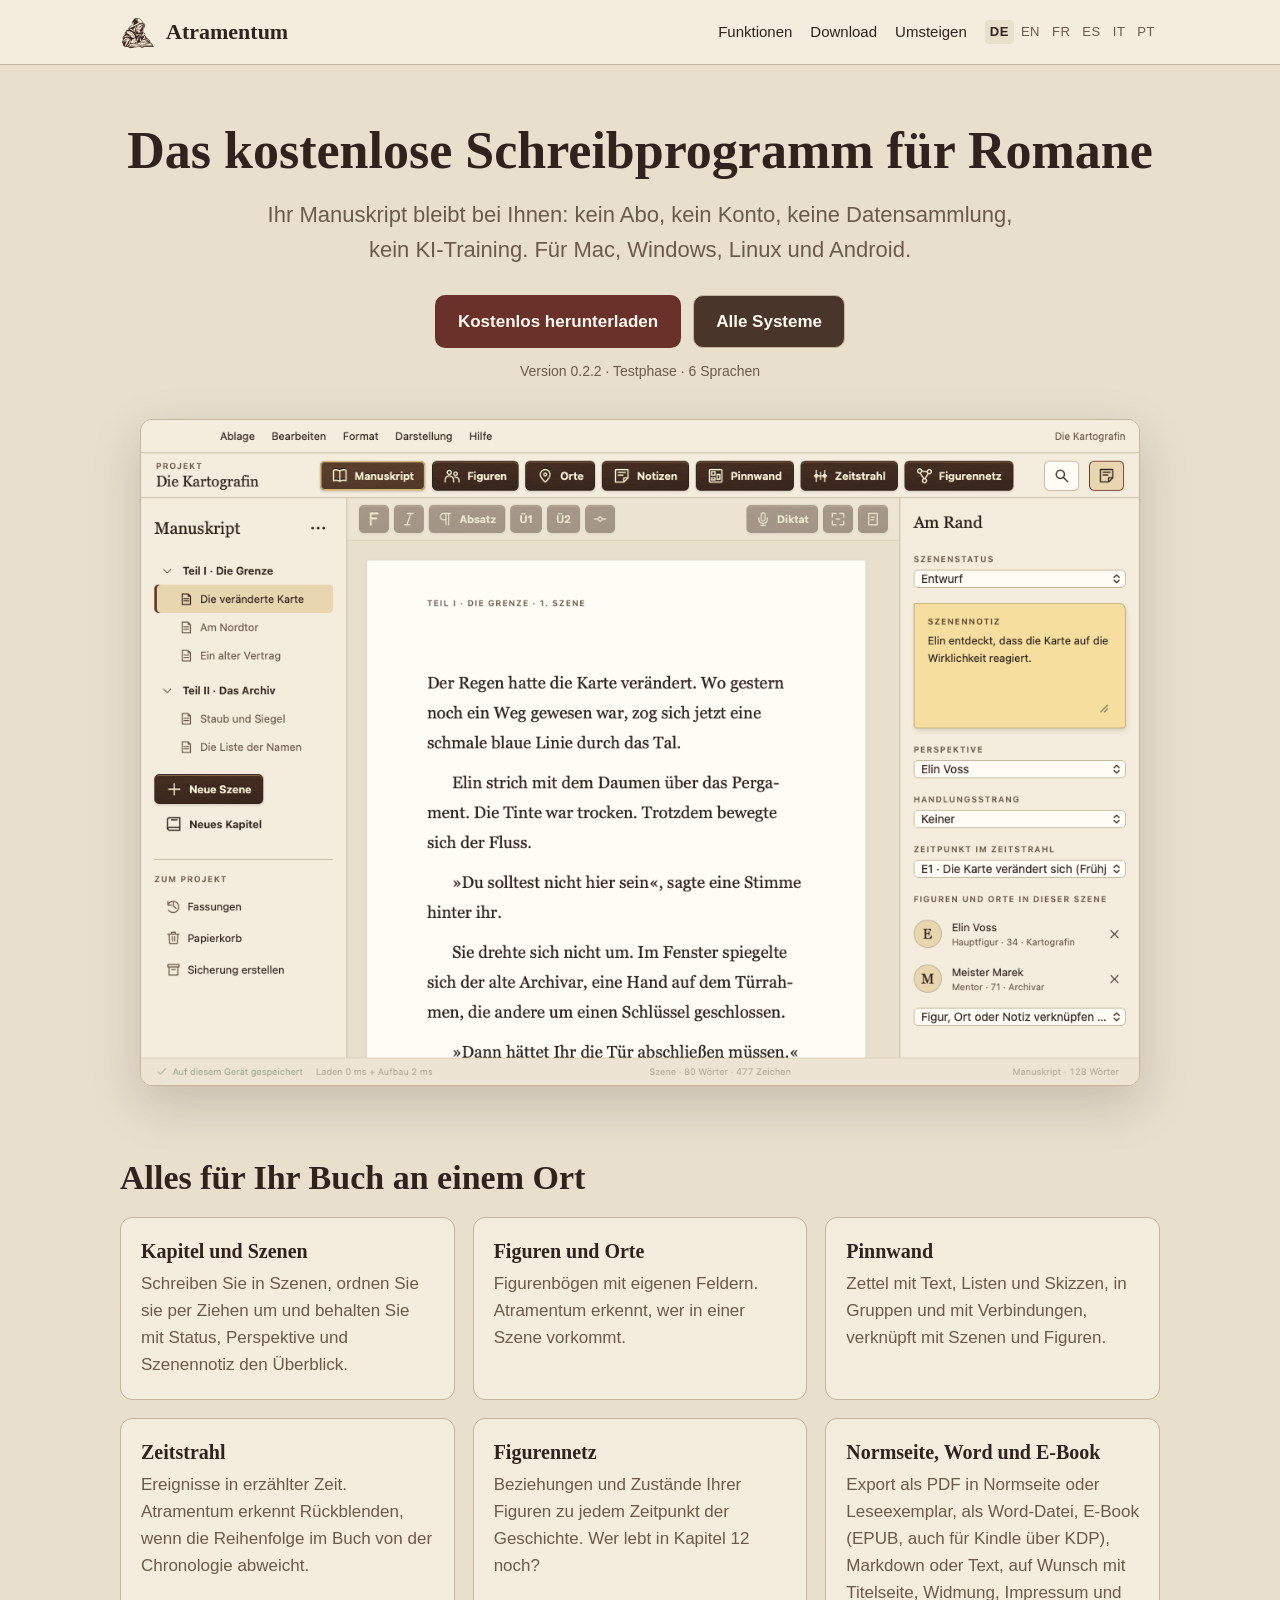
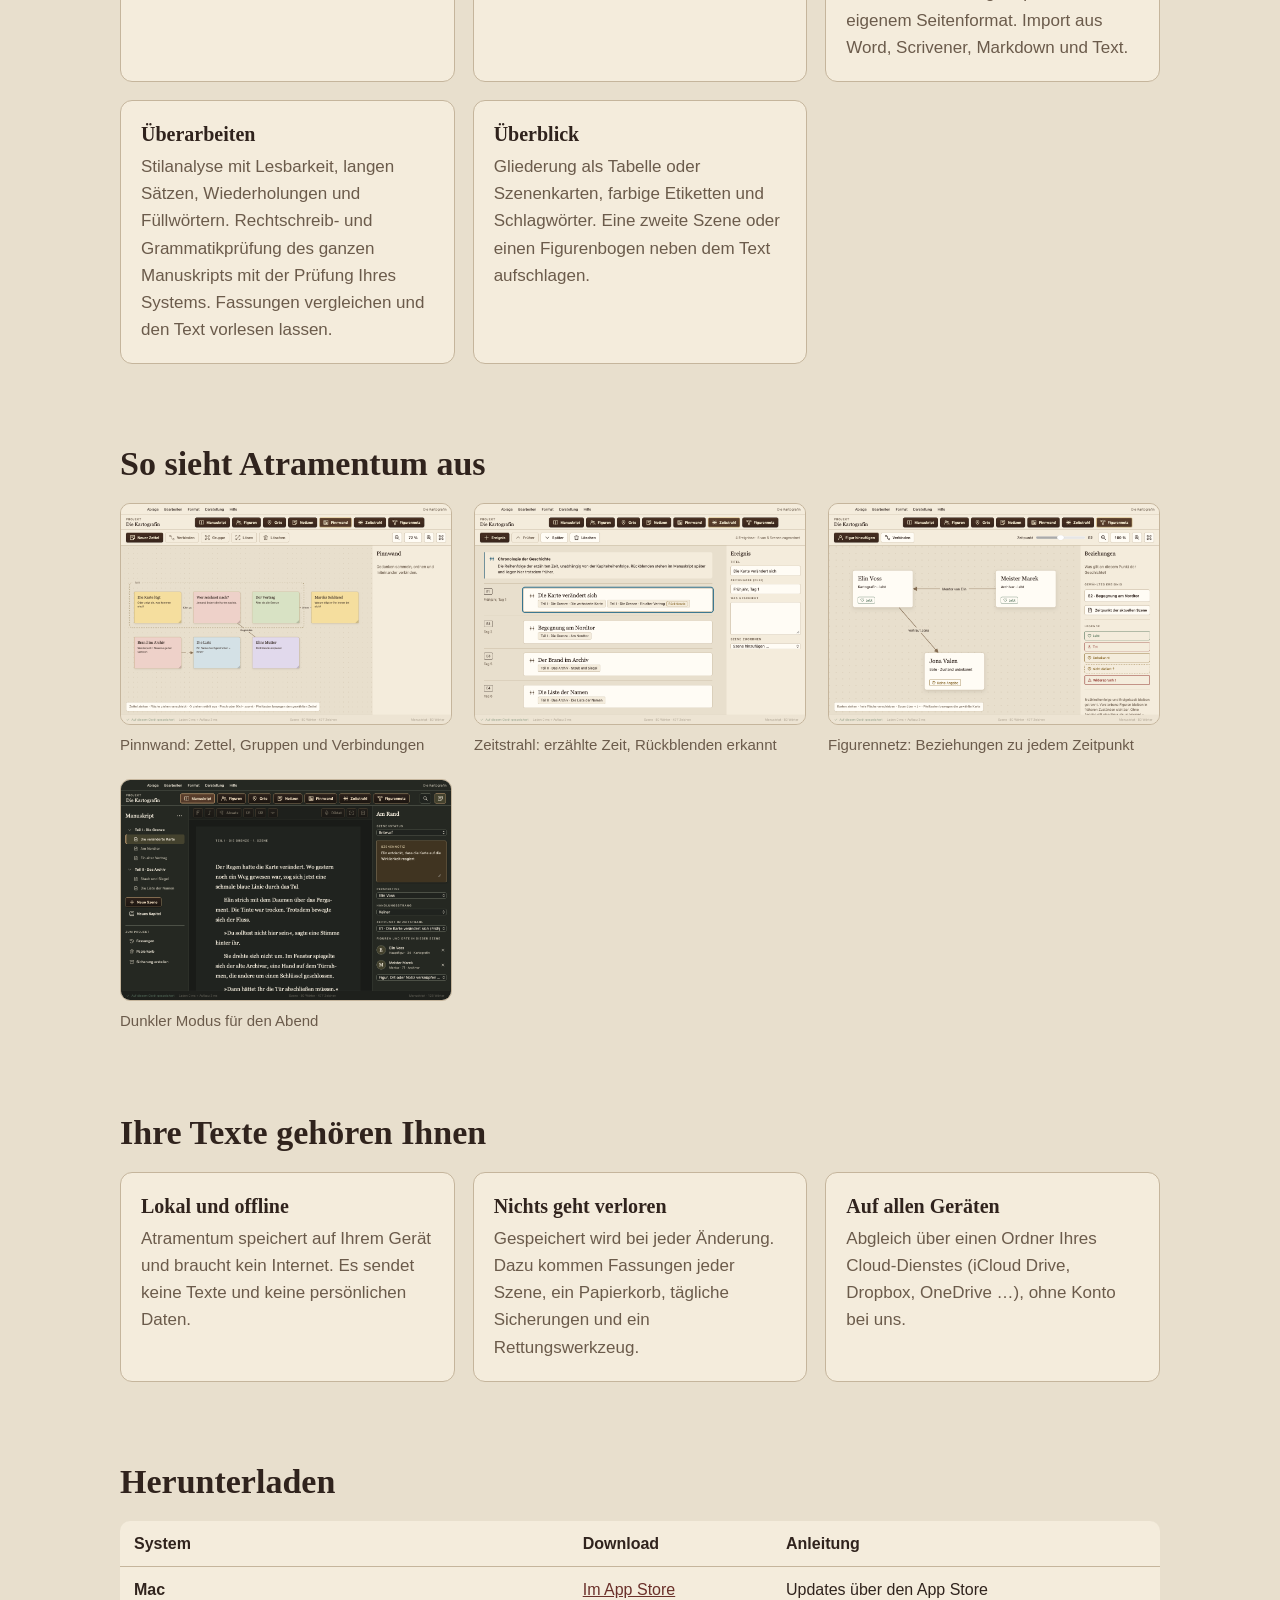
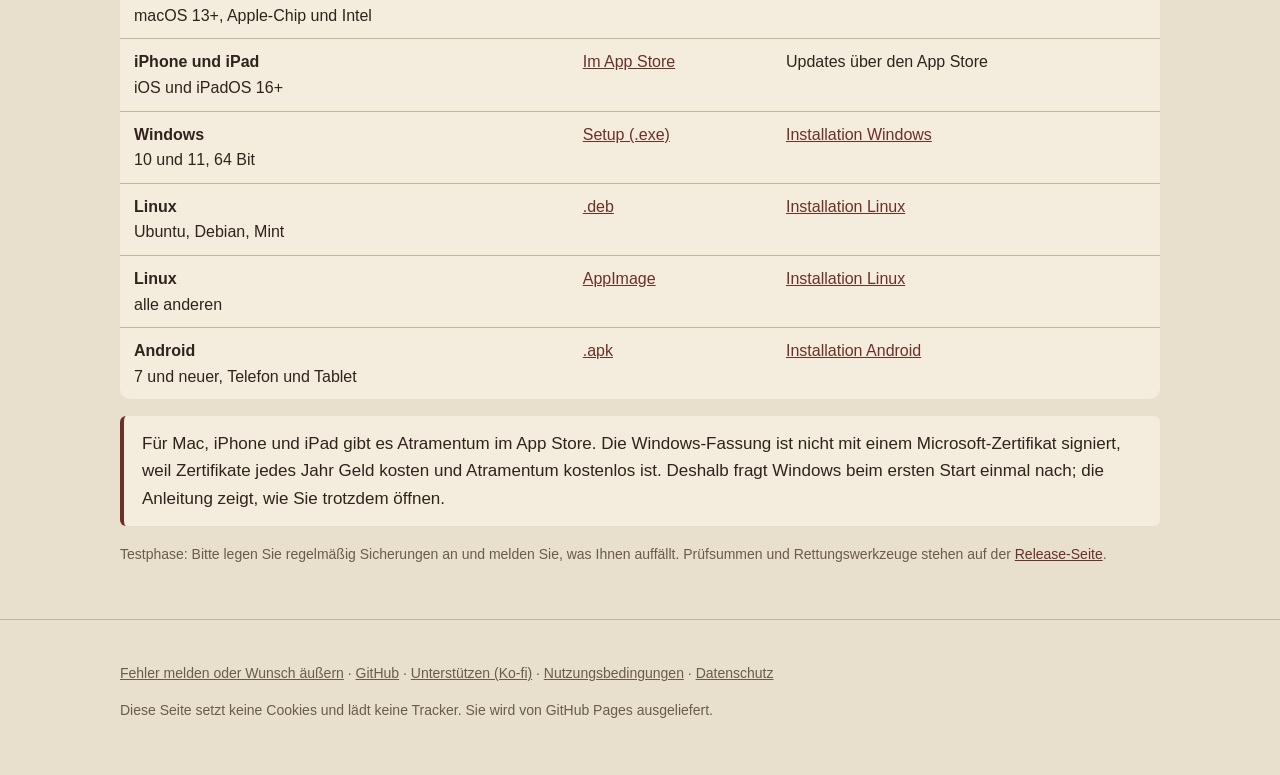
<file: docs/index.html>
<!doctype html>
<html lang="de">
<head>
<meta charset="utf-8">
<meta name="viewport" content="width=device-width, initial-scale=1">
<title>Atramentum – kostenloses Schreibprogramm für Romane</title>
<meta name="description" content="Atramentum ist ein kostenloses Schreibprogramm für Romane: Kapitel und Szenen, Figuren, Pinnwand, Zeitstrahl und Figurennetz. Offline, ohne Abo, ohne Konto. Für Mac, Windows, Linux und Android.">
<link rel="canonical" href="https://sammielpadre.github.io/Atramentum/">
<link rel="alternate" hreflang="de" href="https://sammielpadre.github.io/Atramentum/">
<link rel="alternate" hreflang="en" href="https://sammielpadre.github.io/Atramentum/en/">
<link rel="alternate" hreflang="fr" href="https://sammielpadre.github.io/Atramentum/fr/">
<link rel="alternate" hreflang="es" href="https://sammielpadre.github.io/Atramentum/es/">
<link rel="alternate" hreflang="it" href="https://sammielpadre.github.io/Atramentum/it/">
<link rel="alternate" hreflang="pt" href="https://sammielpadre.github.io/Atramentum/pt/">
<link rel="alternate" hreflang="x-default" href="https://sammielpadre.github.io/Atramentum/en/">
<meta property="og:type" content="website">
<meta property="og:title" content="Atramentum – kostenloses Schreibprogramm für Romane">
<meta property="og:description" content="Kein Abo, kein Konto, keine Datensammlung, kein KI-Training. Für Mac, Windows, Linux und Android.">
<meta property="og:image" content="https://sammielpadre.github.io/Atramentum/vorschau.png">
<meta property="og:url" content="https://sammielpadre.github.io/Atramentum/">
<meta name="twitter:card" content="summary_large_image">
<link rel="icon" type="image/png" href="symbol.png">
<link rel="stylesheet" href="seite.css">
<script type="application/ld+json">
{"@context":"https://schema.org","@type":"SoftwareApplication","name":"Atramentum","applicationCategory":"ProductivityApplication",
 "operatingSystem":"macOS, Windows, Linux, Android","offers":{"@type":"Offer","price":"0","priceCurrency":"EUR"},
 "url":"https://sammielpadre.github.io/Atramentum/","inLanguage":["de","en","fr","es","pt","it"]}
</script>
</head>
<body>
<header class="kopf">
  <div class="huelle">
    <a class="marke" href="./"><img src="symbol.png" alt="" width="36" height="36">Atramentum</a>
    <nav class="oben" aria-label="Hauptmenü">
      <a href="#funktionen">Funktionen</a>
      <a href="#download">Download</a>
      <a href="alternative.html">Umsteigen</a>
      <span class="sprachwahl" aria-label="Language"><a href="./" lang="de" title="Deutsch" aria-current="true">DE</a><a href="en/" hreflang="en" lang="en" title="English">EN</a><a href="fr/" hreflang="fr" lang="fr" title="Français">FR</a><a href="es/" hreflang="es" lang="es" title="Español">ES</a><a href="it/" hreflang="it" lang="it" title="Italiano">IT</a><a href="pt/" hreflang="pt" lang="pt" title="Português">PT</a></span>
    </nav>
  </div>
</header>

<main>
  <div class="huelle held">
    <h1>Das kostenlose Schreibprogramm für Romane</h1>
    <p class="unterzeile">Ihr Manuskript bleibt bei Ihnen: kein Abo, kein Konto, keine Datensammlung, kein KI-Training. Für Mac, Windows, Linux und Android.</p>
    <div class="knoepfe">
      <a class="knopf haupt" href="https://github.com/SammiElPadre/Atramentum/releases/latest" data-hauptdownload="Für {system} herunterladen">Kostenlos herunterladen</a>
      <a class="knopf" href="#download">Alle Systeme</a>
    </div>
    <p class="klein">Version <span data-version>0.2.2</span> · Testphase · 6 Sprachen<span data-downloads hidden> · <span data-zahl></span> Downloads</span></p>
    <img class="bildschirm" src="bilder/manuskript.png" width="1200" height="800" alt="Atramentum mit Kapiteln und Szenen links, dem Text in der Mitte und den Szenenangaben am Rand">
  </div>

  <section id="funktionen">
    <div class="huelle">
      <h2>Alles für Ihr Buch an einem Ort</h2>
      <div class="raster">
        <div class="karte"><h3>Kapitel und Szenen</h3><p>Schreiben Sie in Szenen, ordnen Sie sie per Ziehen um und behalten Sie mit Status, Perspektive und Szenennotiz den Überblick.</p></div>
        <div class="karte"><h3>Figuren und Orte</h3><p>Figurenbögen mit eigenen Feldern. Atramentum erkennt, wer in einer Szene vorkommt.</p></div>
        <div class="karte"><h3>Pinnwand</h3><p>Zettel mit Text, Listen und Skizzen, in Gruppen und mit Verbindungen, verknüpft mit Szenen und Figuren.</p></div>
        <div class="karte"><h3>Zeitstrahl</h3><p>Ereignisse in erzählter Zeit. Atramentum erkennt Rückblenden, wenn die Reihenfolge im Buch von der Chronologie abweicht.</p></div>
        <div class="karte"><h3>Figurennetz</h3><p>Beziehungen und Zustände Ihrer Figuren zu jedem Zeitpunkt der Geschichte. Wer lebt in Kapitel 12 noch?</p></div>
        <div class="karte"><h3>Normseite, Word und E-Book</h3><p>Export als PDF in Normseite oder Leseexemplar, als Word-Datei, E-Book (EPUB, auch für Kindle über KDP), Markdown oder Text, auf Wunsch mit Titelseite, Widmung, Impressum und eigenem Seitenformat. Import aus Word, Scrivener, Markdown und Text.</p></div>
        <div class="karte"><h3>Überarbeiten</h3><p>Stilanalyse mit Lesbarkeit, langen Sätzen, Wiederholungen und Füllwörtern. Rechtschreib- und Grammatikprüfung des ganzen Manuskripts mit der Prüfung Ihres Systems. Fassungen vergleichen und den Text vorlesen lassen.</p></div>
        <div class="karte"><h3>Überblick</h3><p>Gliederung als Tabelle oder Szenenkarten, farbige Etiketten und Schlagwörter. Eine zweite Szene oder einen Figurenbogen neben dem Text aufschlagen.</p></div>
      </div>
    </div>
  </section>

  <section>
    <div class="huelle">
      <h2>So sieht Atramentum aus</h2>
      <div class="ansichten">
        <figure><img src="bilder/pinnwand.png" width="1200" height="800" alt="Pinnwand mit farbigen Zetteln, einer Gruppe und Verbindungen" loading="lazy"><figcaption>Pinnwand: Zettel, Gruppen und Verbindungen</figcaption></figure>
        <figure><img src="bilder/zeitstrahl.png" width="1200" height="800" alt="Zeitstrahl mit Ereignissen und zugeordneten Szenen" loading="lazy"><figcaption>Zeitstrahl: erzählte Zeit, Rückblenden erkannt</figcaption></figure>
        <figure><img src="bilder/figurennetz.png" width="1200" height="800" alt="Figurennetz mit drei Figuren und ihren Beziehungen" loading="lazy"><figcaption>Figurennetz: Beziehungen zu jedem Zeitpunkt</figcaption></figure>
        <figure><img src="bilder/manuskript-dunkel.png" width="1200" height="800" alt="Manuskript im dunklen Modus" loading="lazy"><figcaption>Dunkler Modus für den Abend</figcaption></figure>
      </div>
    </div>
  </section>

  <section>
    <div class="huelle">
      <h2>Ihre Texte gehören Ihnen</h2>
      <div class="raster">
        <div class="karte"><h3>Lokal und offline</h3><p>Atramentum speichert auf Ihrem Gerät und braucht kein Internet. Es sendet keine Texte und keine persönlichen Daten.</p></div>
        <div class="karte"><h3>Nichts geht verloren</h3><p>Gespeichert wird bei jeder Änderung. Dazu kommen Fassungen jeder Szene, ein Papierkorb, tägliche Sicherungen und ein Rettungswerkzeug.</p></div>
        <div class="karte"><h3>Auf allen Geräten</h3><p>Abgleich über einen Ordner Ihres Cloud-Dienstes (iCloud Drive, Dropbox, OneDrive …), ohne Konto bei uns.</p></div>
      </div>
    </div>
  </section>

  <section id="download">
    <div class="huelle">
      <h2>Herunterladen</h2>
      <div class="tabelle-huelle">
        <table>
          <thead><tr><th>System</th><th>Download</th><th>Anleitung</th></tr></thead>
          <tbody>
            <tr><td><strong>Mac</strong><br>macOS 13+, Apple-Chip und Intel</td><td><a href="https://apps.apple.com/app/id6834542214">Im App Store</a></td><td>Updates über den App Store</td></tr>
            <tr><td><strong>iPhone und iPad</strong><br>iOS und iPadOS 16+</td><td><a href="https://apps.apple.com/app/id6834542214">Im App Store</a></td><td>Updates über den App Store</td></tr>
            <tr><td><strong>Windows</strong><br>10 und 11, 64 Bit</td><td><a data-plattform="windows" href="https://github.com/SammiElPadre/Atramentum/releases/latest">Setup (.exe)</a></td><td><a href="https://github.com/SammiElPadre/Atramentum/blob/main/docs/Installation-Windows.txt">Installation Windows</a></td></tr>
            <tr><td><strong>Linux</strong><br>Ubuntu, Debian, Mint</td><td><a data-plattform="linux-deb" href="https://github.com/SammiElPadre/Atramentum/releases/latest">.deb</a></td><td><a href="https://github.com/SammiElPadre/Atramentum/blob/main/docs/Installation-Linux.txt">Installation Linux</a></td></tr>
            <tr><td><strong>Linux</strong><br>alle anderen</td><td><a data-plattform="linux-appimage" href="https://github.com/SammiElPadre/Atramentum/releases/latest">AppImage</a></td><td><a href="https://github.com/SammiElPadre/Atramentum/blob/main/docs/Installation-Linux.txt">Installation Linux</a></td></tr>
            <tr><td><strong>Android</strong><br>7 und neuer, Telefon und Tablet</td><td><a data-plattform="android" href="https://github.com/SammiElPadre/Atramentum/releases/latest">.apk</a></td><td><a href="https://github.com/SammiElPadre/Atramentum/blob/main/docs/Installation-Android.txt">Installation Android</a></td></tr>
          </tbody>
        </table>
      </div>
      <p class="hinweis">Für Mac, iPhone und iPad gibt es Atramentum im App Store. Die Windows-Fassung ist nicht mit einem Microsoft-Zertifikat signiert, weil Zertifikate jedes Jahr Geld kosten und Atramentum kostenlos ist. Deshalb fragt Windows beim ersten Start einmal nach; die Anleitung zeigt, wie Sie trotzdem öffnen.</p>
      <p class="klein">Testphase: Bitte legen Sie regelmäßig Sicherungen an und melden Sie, was Ihnen auffällt. Prüfsummen und Rettungswerkzeuge stehen auf der <a href="https://github.com/SammiElPadre/Atramentum/releases/latest">Release-Seite</a>.</p>
    </div>
  </section>
</main>

<footer class="fuss">
  <div class="huelle">
    <p><a href="https://github.com/SammiElPadre/Atramentum/issues/new/choose">Fehler melden oder Wunsch äußern</a> · <a href="https://github.com/SammiElPadre/Atramentum">GitHub</a> · <a href="https://ko-fi.com/sammielpadre">Unterstützen (Ko-fi)</a> · <a href="https://github.com/SammiElPadre/Atramentum/blob/main/LIZENZ.txt">Nutzungsbedingungen</a> · <a href="datenschutz.html">Datenschutz</a></p>
    <p>Diese Seite setzt keine Cookies und lädt keine Tracker. Sie wird von GitHub Pages ausgeliefert.</p>
  </div>
</footer>
<script src="seite.js"></script>
</body>
</html>
</file>
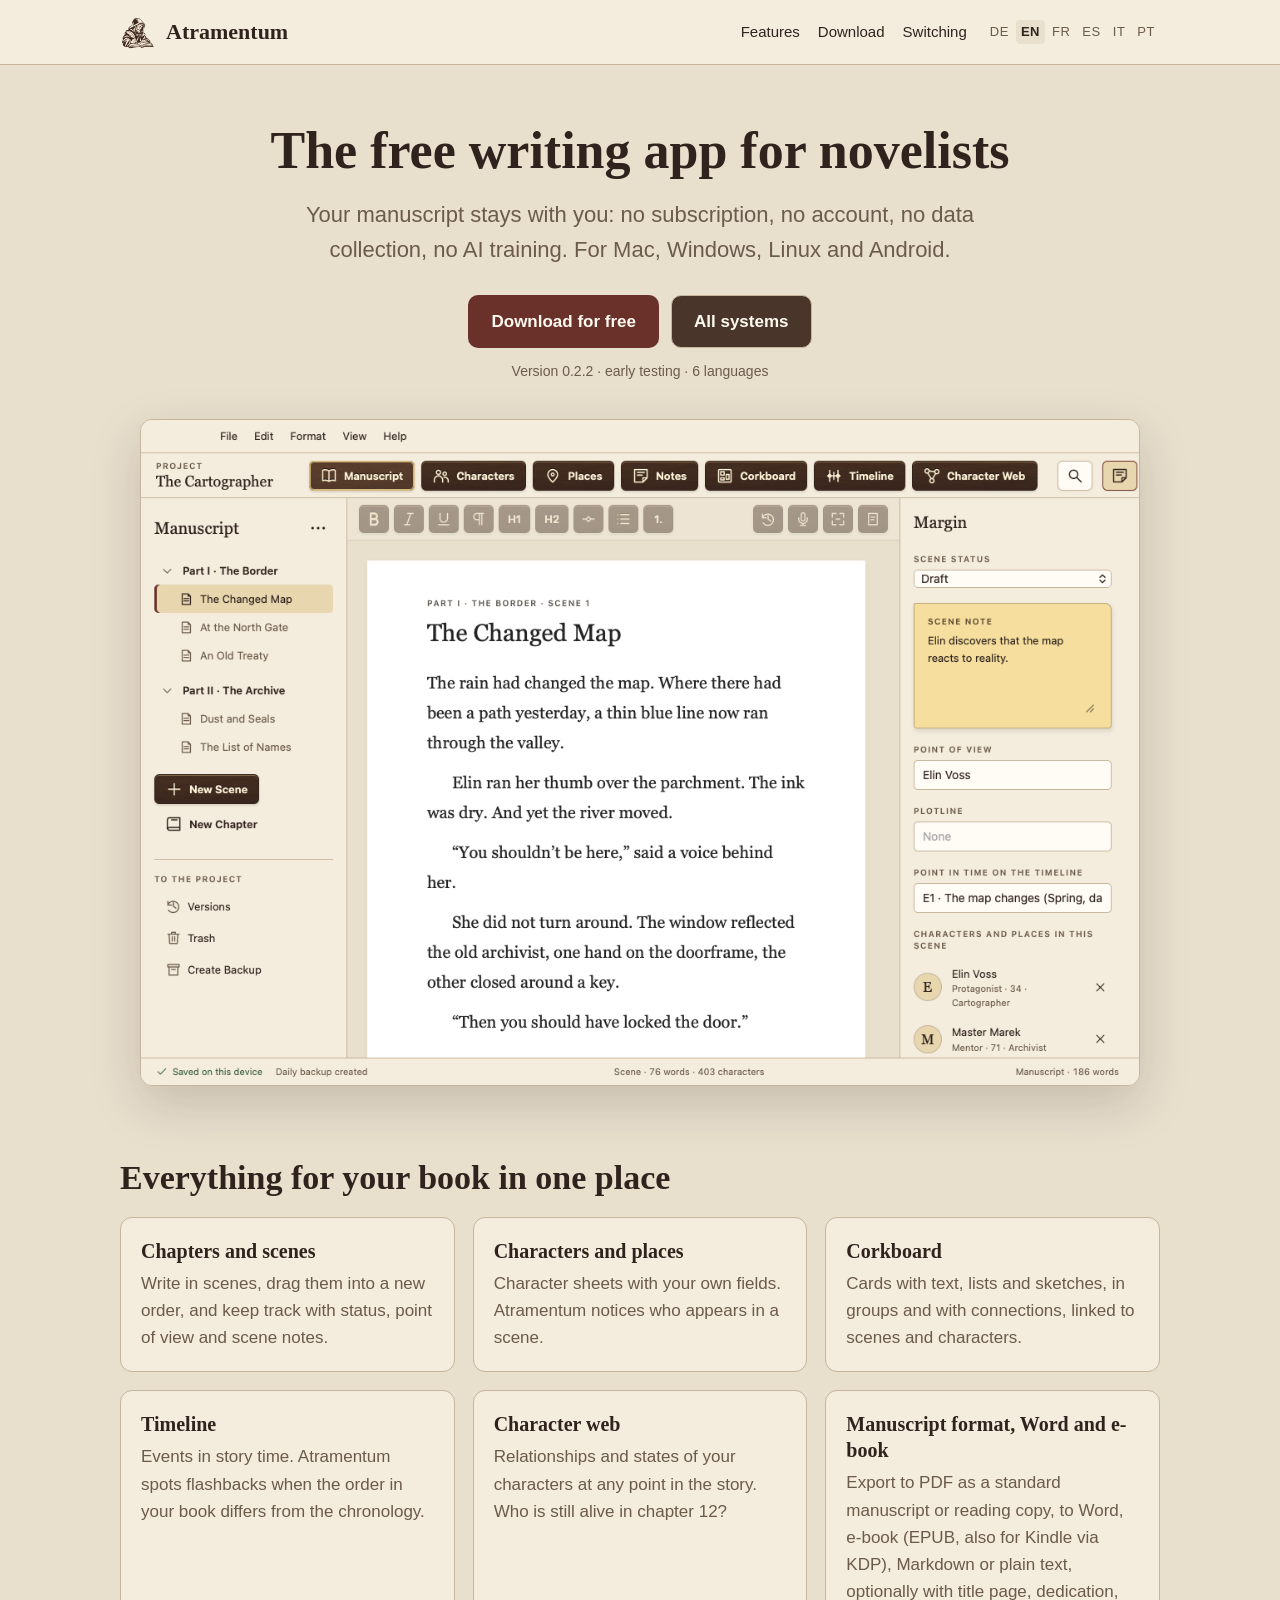
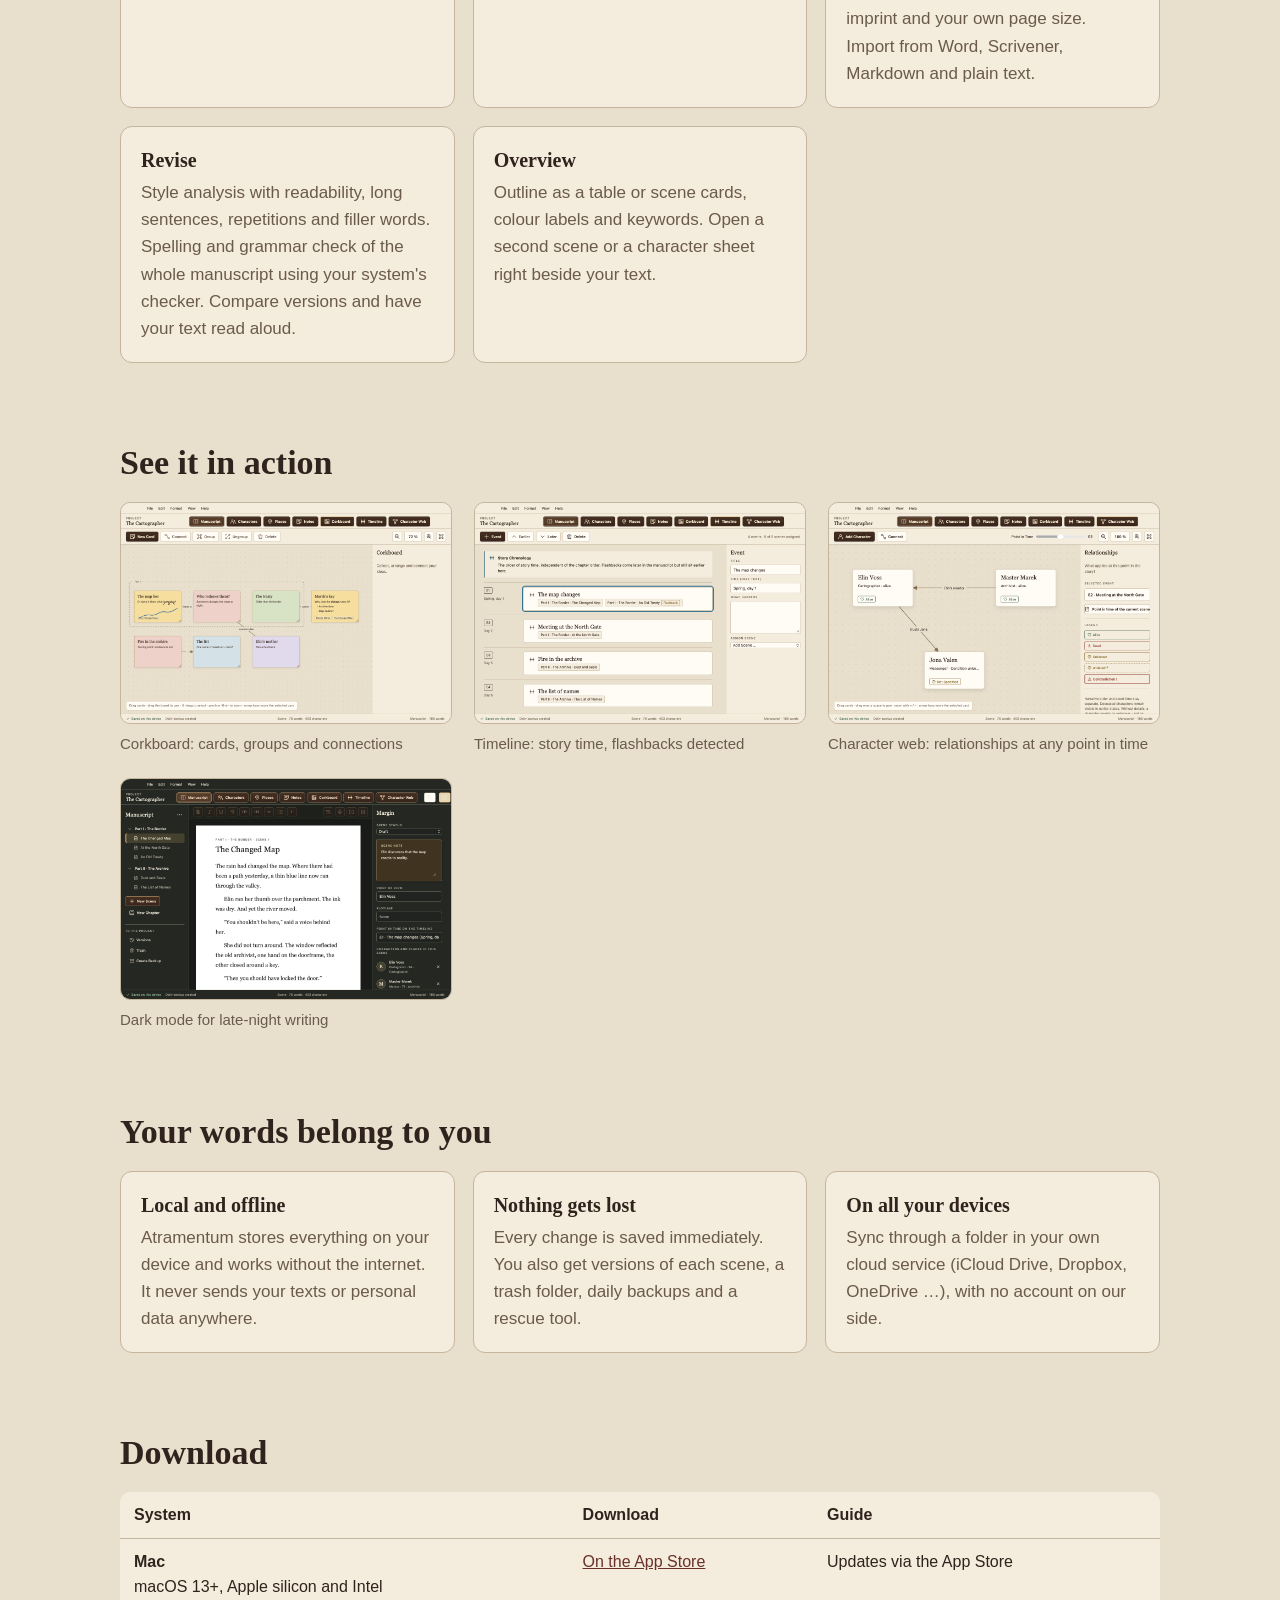
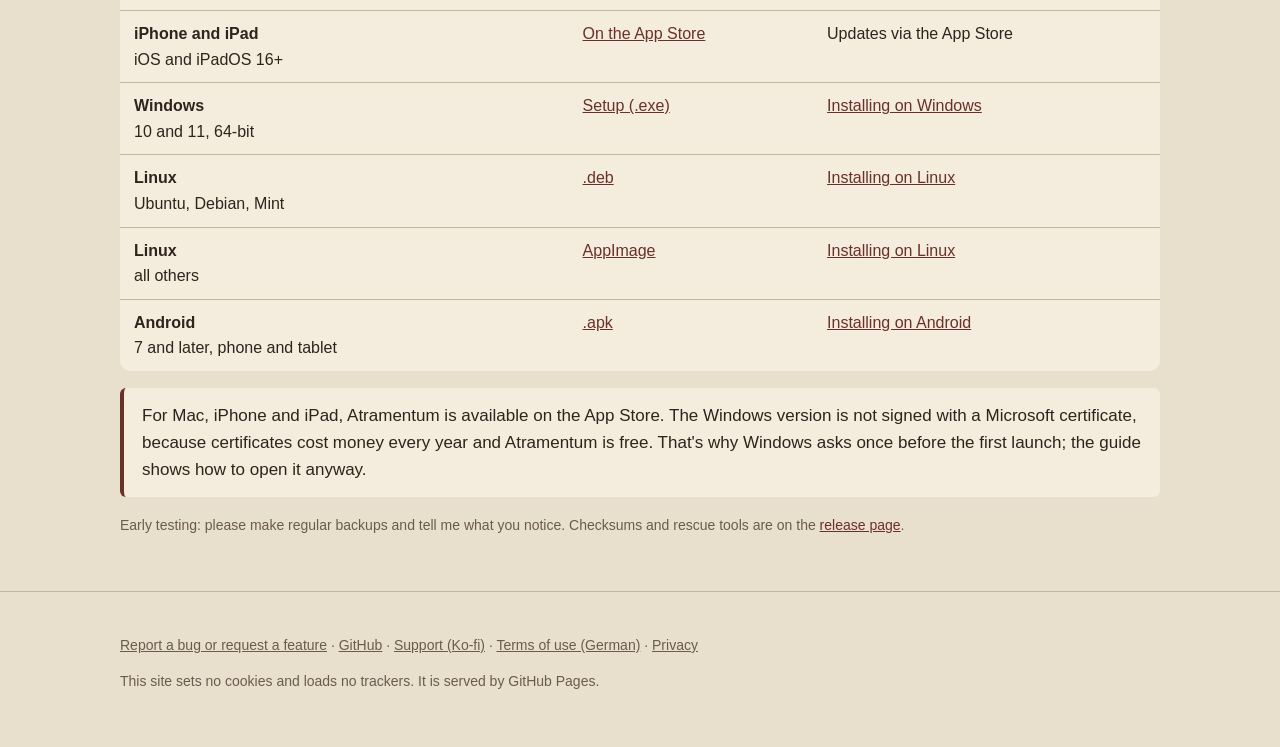
<file: docs/en/index.html>
<!doctype html>
<html lang="en">
<head>
<meta charset="utf-8">
<meta name="viewport" content="width=device-width, initial-scale=1">
<title>Atramentum – free novel-writing app for Mac, Windows, Linux and Android</title>
<meta name="description" content="Atramentum is a free writing app for novelists: chapters and scenes, characters, corkboard, timeline and character web. Offline, no subscription, no account. For Mac, Windows, Linux and Android.">
<link rel="canonical" href="https://sammielpadre.github.io/Atramentum/en/">
<link rel="alternate" hreflang="de" href="https://sammielpadre.github.io/Atramentum/">
<link rel="alternate" hreflang="en" href="https://sammielpadre.github.io/Atramentum/en/">
<link rel="alternate" hreflang="fr" href="https://sammielpadre.github.io/Atramentum/fr/">
<link rel="alternate" hreflang="es" href="https://sammielpadre.github.io/Atramentum/es/">
<link rel="alternate" hreflang="it" href="https://sammielpadre.github.io/Atramentum/it/">
<link rel="alternate" hreflang="pt" href="https://sammielpadre.github.io/Atramentum/pt/">
<link rel="alternate" hreflang="x-default" href="https://sammielpadre.github.io/Atramentum/en/">
<meta property="og:type" content="website">
<meta property="og:title" content="Atramentum – free novel-writing app">
<meta property="og:description" content="No subscription, no account, no data collection, no AI training. For Mac, Windows, Linux and Android.">
<meta property="og:image" content="https://sammielpadre.github.io/Atramentum/vorschau-en.png">
<meta property="og:url" content="https://sammielpadre.github.io/Atramentum/en/">
<meta name="twitter:card" content="summary_large_image">
<link rel="icon" type="image/png" href="../symbol.png">
<link rel="stylesheet" href="../seite.css">
<script type="application/ld+json">
{"@context":"https://schema.org","@type":"SoftwareApplication","name":"Atramentum","applicationCategory":"ProductivityApplication",
 "operatingSystem":"macOS, Windows, Linux, Android","offers":{"@type":"Offer","price":"0","priceCurrency":"USD"},
 "url":"https://sammielpadre.github.io/Atramentum/en/","inLanguage":["en","de","fr","es","pt","it"]}
</script>
</head>
<body>
<header class="kopf">
  <div class="huelle">
    <a class="marke" href="./"><img src="../symbol.png" alt="" width="36" height="36">Atramentum</a>
    <nav class="oben" aria-label="Main menu">
      <a href="#features">Features</a>
      <a href="#download">Download</a>
      <a href="alternative.html">Switching</a>
      <span class="sprachwahl" aria-label="Language"><a href="../" hreflang="de" lang="de" title="Deutsch">DE</a><a href="./" lang="en" title="English" aria-current="true">EN</a><a href="../fr/" hreflang="fr" lang="fr" title="Français">FR</a><a href="../es/" hreflang="es" lang="es" title="Español">ES</a><a href="../it/" hreflang="it" lang="it" title="Italiano">IT</a><a href="../pt/" hreflang="pt" lang="pt" title="Português">PT</a></span>
    </nav>
  </div>
</header>

<main>
  <div class="huelle held">
    <h1>The free writing app for novelists</h1>
    <p class="unterzeile">Your manuscript stays with you: no subscription, no account, no data collection, no AI training. For Mac, Windows, Linux and Android.</p>
    <div class="knoepfe">
      <a class="knopf haupt" href="https://github.com/SammiElPadre/Atramentum/releases/latest" data-hauptdownload="Download for {system}">Download for free</a>
      <a class="knopf" href="#download">All systems</a>
    </div>
    <p class="klein">Version <span data-version>0.2.2</span> · early testing · 6 languages<span data-downloads hidden> · <span data-zahl></span> downloads</span></p>
    <img class="bildschirm" src="../bilder/en/manuskript.png" width="1200" height="800" alt="Atramentum with chapters and scenes on the left, the text in the middle and scene details in the margin">
  </div>

  <section id="features">
    <div class="huelle">
      <h2>Everything for your book in one place</h2>
      <div class="raster">
        <div class="karte"><h3>Chapters and scenes</h3><p>Write in scenes, drag them into a new order, and keep track with status, point of view and scene notes.</p></div>
        <div class="karte"><h3>Characters and places</h3><p>Character sheets with your own fields. Atramentum notices who appears in a scene.</p></div>
        <div class="karte"><h3>Corkboard</h3><p>Cards with text, lists and sketches, in groups and with connections, linked to scenes and characters.</p></div>
        <div class="karte"><h3>Timeline</h3><p>Events in story time. Atramentum spots flashbacks when the order in your book differs from the chronology.</p></div>
        <div class="karte"><h3>Character web</h3><p>Relationships and states of your characters at any point in the story. Who is still alive in chapter 12?</p></div>
        <div class="karte"><h3>Manuscript format, Word and e-book</h3><p>Export to PDF as a standard manuscript or reading copy, to Word, e-book (EPUB, also for Kindle via KDP), Markdown or plain text, optionally with title page, dedication, imprint and your own page size. Import from Word, Scrivener, Markdown and plain text.</p></div>
        <div class="karte"><h3>Revise</h3><p>Style analysis with readability, long sentences, repetitions and filler words. Spelling and grammar check of the whole manuscript using your system's checker. Compare versions and have your text read aloud.</p></div>
        <div class="karte"><h3>Overview</h3><p>Outline as a table or scene cards, colour labels and keywords. Open a second scene or a character sheet right beside your text.</p></div>
      </div>
    </div>
  </section>

  <section>
    <div class="huelle">
      <h2>See it in action</h2>
      <div class="ansichten">
        <figure><img src="../bilder/en/pinnwand.png" width="1200" height="800" alt="Corkboard with coloured cards, a group and connections" loading="lazy"><figcaption>Corkboard: cards, groups and connections</figcaption></figure>
        <figure><img src="../bilder/en/zeitstrahl.png" width="1200" height="800" alt="Timeline with events and their scenes" loading="lazy"><figcaption>Timeline: story time, flashbacks detected</figcaption></figure>
        <figure><img src="../bilder/en/figurennetz.png" width="1200" height="800" alt="Character web with three characters and their relationships" loading="lazy"><figcaption>Character web: relationships at any point in time</figcaption></figure>
        <figure><img src="../bilder/en/manuskript-dunkel.png" width="1200" height="800" alt="Manuscript in dark mode" loading="lazy"><figcaption>Dark mode for late-night writing</figcaption></figure>
      </div>
    </div>
  </section>

  <section>
    <div class="huelle">
      <h2>Your words belong to you</h2>
      <div class="raster">
        <div class="karte"><h3>Local and offline</h3><p>Atramentum stores everything on your device and works without the internet. It never sends your texts or personal data anywhere.</p></div>
        <div class="karte"><h3>Nothing gets lost</h3><p>Every change is saved immediately. You also get versions of each scene, a trash folder, daily backups and a rescue tool.</p></div>
        <div class="karte"><h3>On all your devices</h3><p>Sync through a folder in your own cloud service (iCloud Drive, Dropbox, OneDrive …), with no account on our side.</p></div>
      </div>
    </div>
  </section>

  <section id="download">
    <div class="huelle">
      <h2>Download</h2>
      <div class="tabelle-huelle">
        <table>
          <thead><tr><th>System</th><th>Download</th><th>Guide</th></tr></thead>
          <tbody>
            <tr><td><strong>Mac</strong><br>macOS 13+, Apple silicon and Intel</td><td><a href="https://apps.apple.com/app/id6834542214">On the App Store</a></td><td>Updates via the App Store</td></tr>
            <tr><td><strong>iPhone and iPad</strong><br>iOS and iPadOS 16+</td><td><a href="https://apps.apple.com/app/id6834542214">On the App Store</a></td><td>Updates via the App Store</td></tr>
            <tr><td><strong>Windows</strong><br>10 and 11, 64-bit</td><td><a data-plattform="windows" href="https://github.com/SammiElPadre/Atramentum/releases/latest">Setup (.exe)</a></td><td><a href="https://github.com/SammiElPadre/Atramentum/blob/main/docs/Installation-Windows.en.txt">Installing on Windows</a></td></tr>
            <tr><td><strong>Linux</strong><br>Ubuntu, Debian, Mint</td><td><a data-plattform="linux-deb" href="https://github.com/SammiElPadre/Atramentum/releases/latest">.deb</a></td><td><a href="https://github.com/SammiElPadre/Atramentum/blob/main/docs/Installation-Linux.en.txt">Installing on Linux</a></td></tr>
            <tr><td><strong>Linux</strong><br>all others</td><td><a data-plattform="linux-appimage" href="https://github.com/SammiElPadre/Atramentum/releases/latest">AppImage</a></td><td><a href="https://github.com/SammiElPadre/Atramentum/blob/main/docs/Installation-Linux.en.txt">Installing on Linux</a></td></tr>
            <tr><td><strong>Android</strong><br>7 and later, phone and tablet</td><td><a data-plattform="android" href="https://github.com/SammiElPadre/Atramentum/releases/latest">.apk</a></td><td><a href="https://github.com/SammiElPadre/Atramentum/blob/main/docs/Installation-Android.en.txt">Installing on Android</a></td></tr>
          </tbody>
        </table>
      </div>
      <p class="hinweis">For Mac, iPhone and iPad, Atramentum is available on the App Store. The Windows version is not signed with a Microsoft certificate, because certificates cost money every year and Atramentum is free. That's why Windows asks once before the first launch; the guide shows how to open it anyway.</p>
      <p class="klein">Early testing: please make regular backups and tell me what you notice. Checksums and rescue tools are on the <a href="https://github.com/SammiElPadre/Atramentum/releases/latest">release page</a>.</p>
    </div>
  </section>
</main>

<footer class="fuss">
  <div class="huelle">
    <p><a href="https://github.com/SammiElPadre/Atramentum/issues/new/choose">Report a bug or request a feature</a> · <a href="https://github.com/SammiElPadre/Atramentum/blob/main/README.en.md">GitHub</a> · <a href="https://ko-fi.com/sammielpadre">Support (Ko-fi)</a> · <a href="https://github.com/SammiElPadre/Atramentum/blob/main/LIZENZ.txt">Terms of use (German)</a> · <a href="privacy.html">Privacy</a></p>
    <p>This site sets no cookies and loads no trackers. It is served by GitHub Pages.</p>
  </div>
</footer>
<script src="../seite.js"></script>
</body>
</html>
</file>
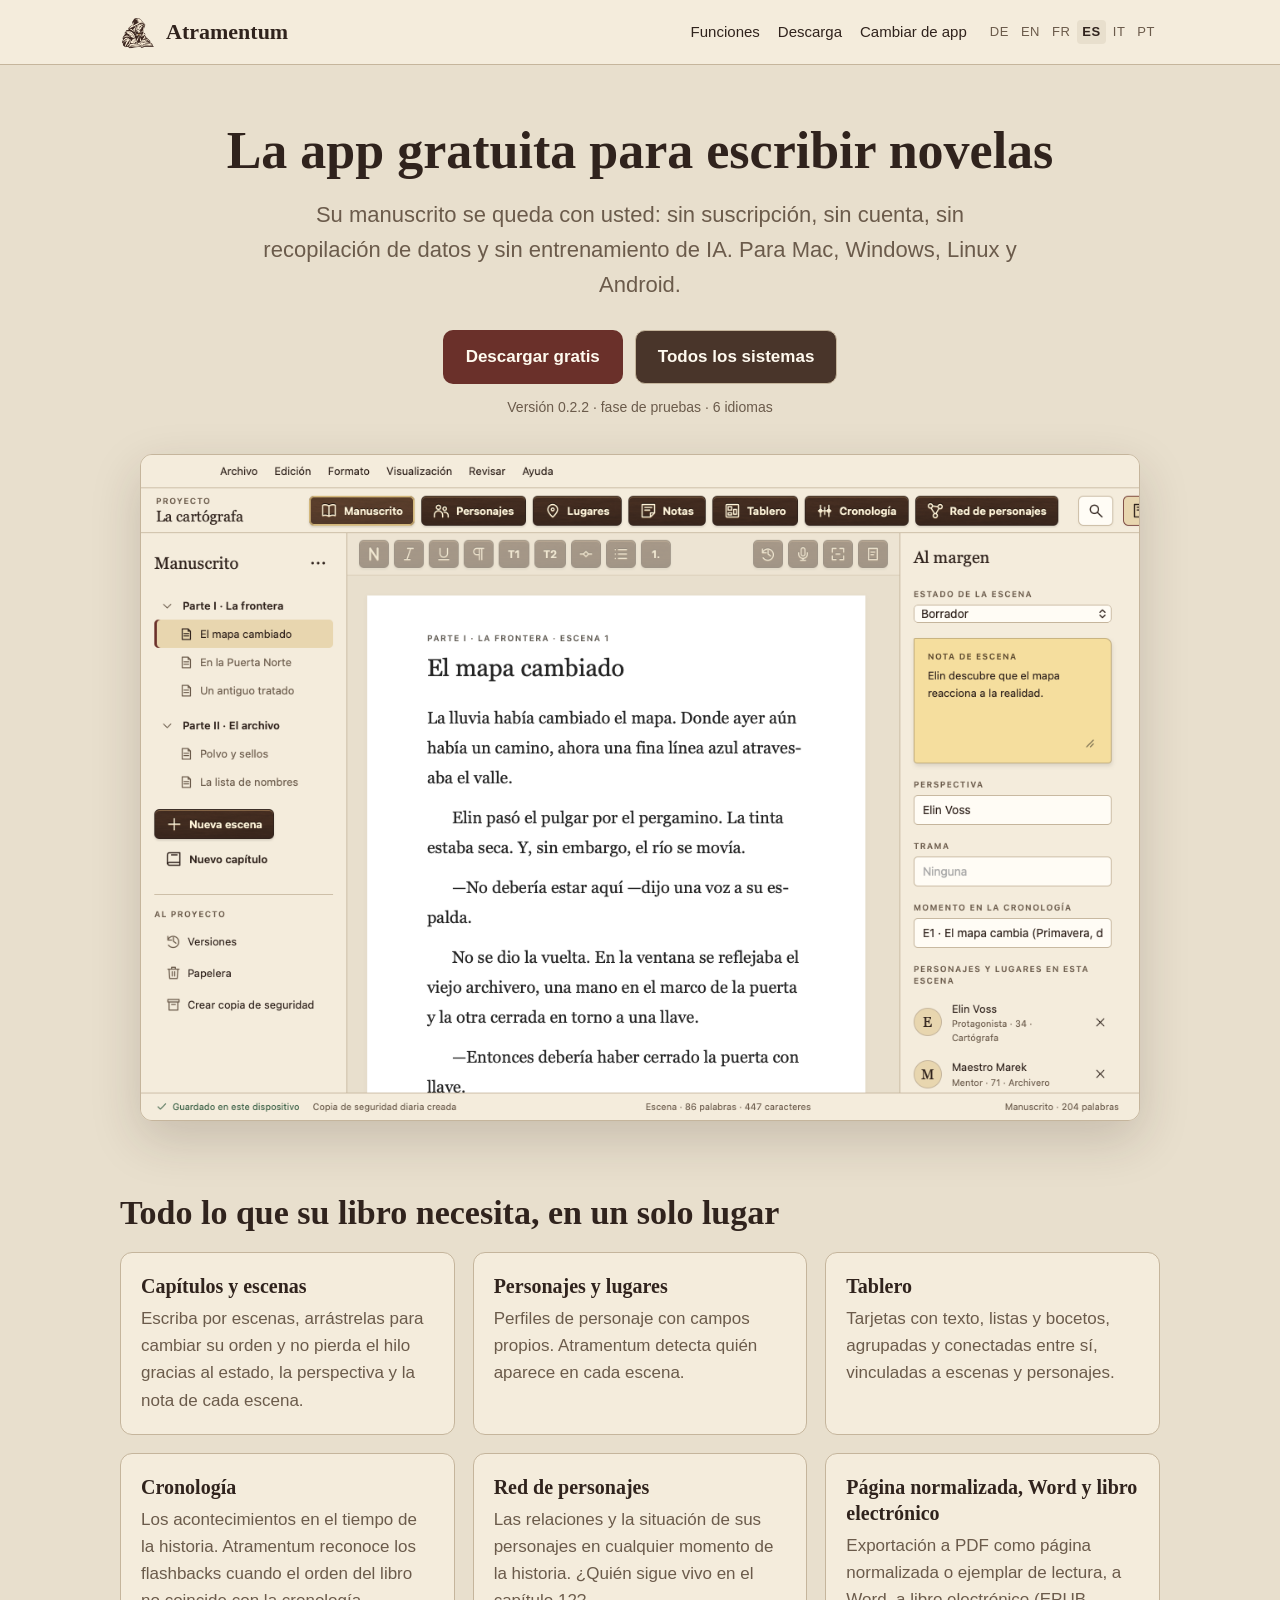
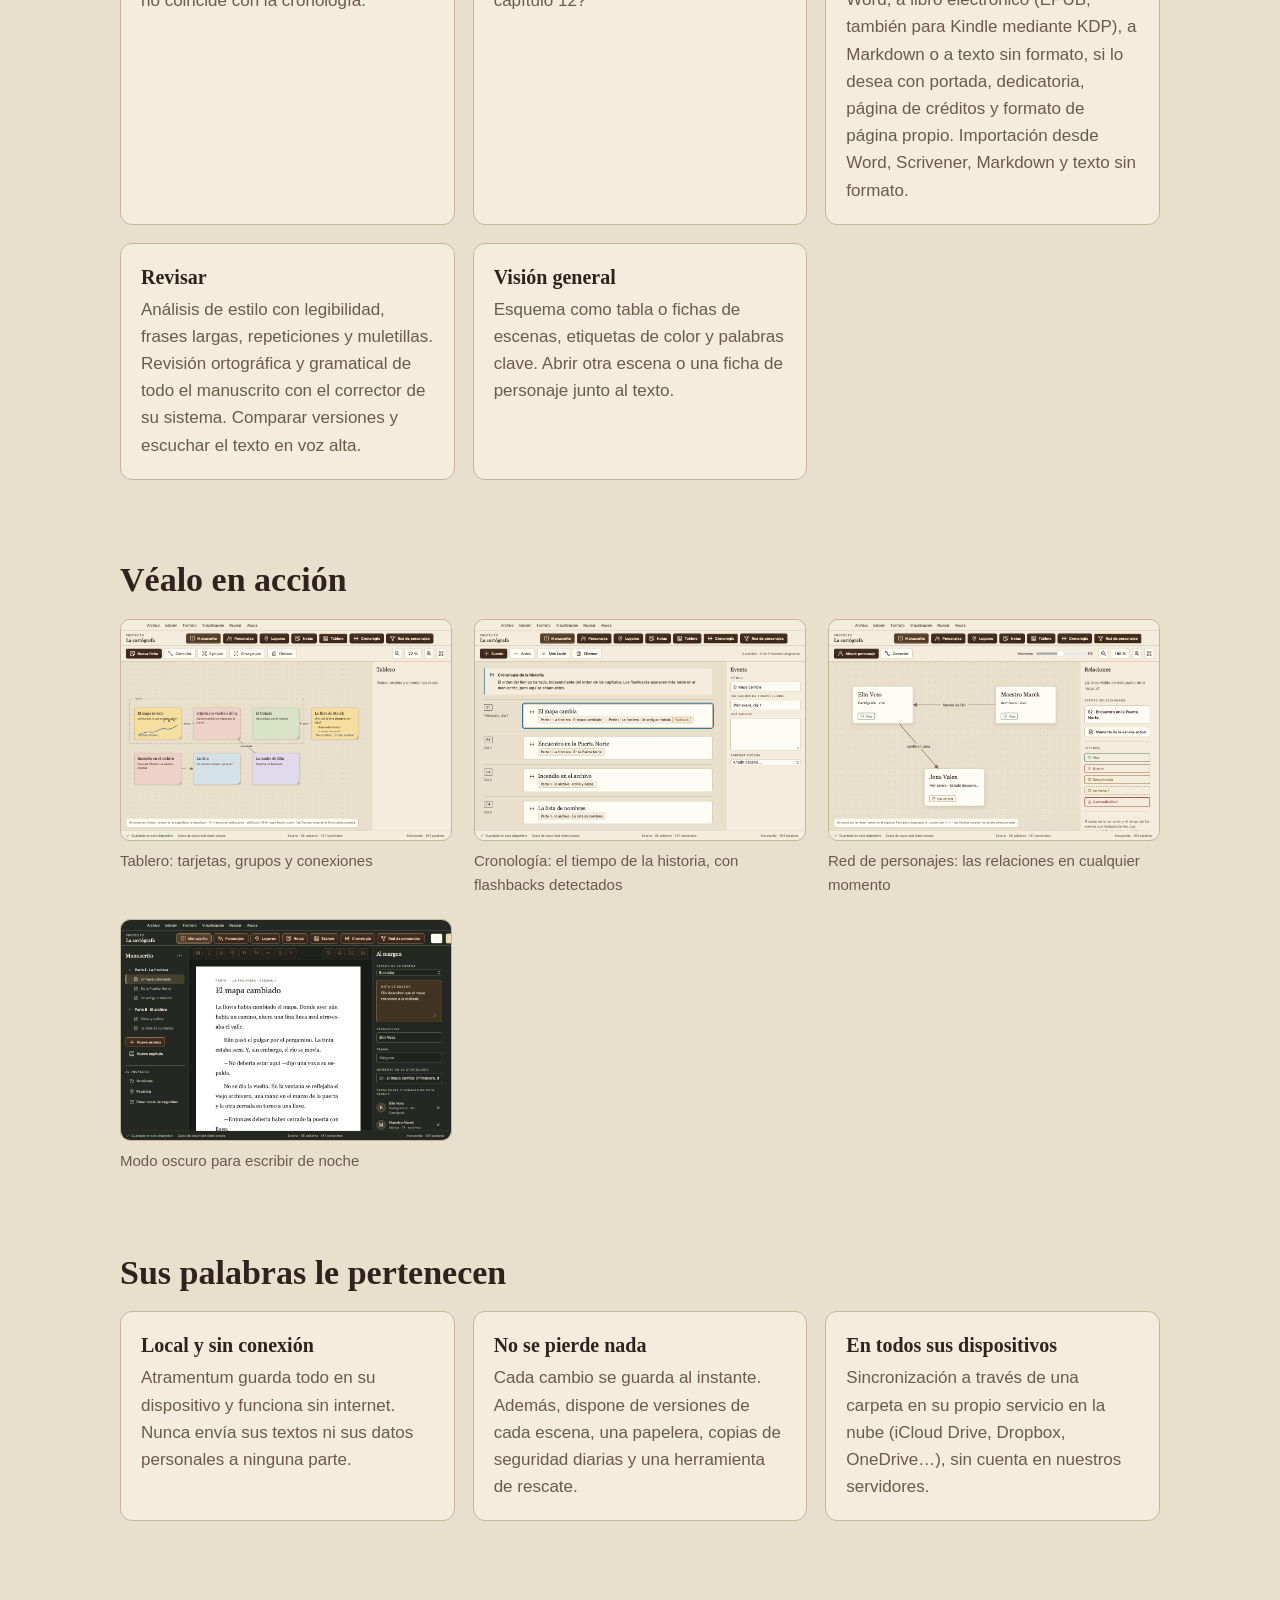
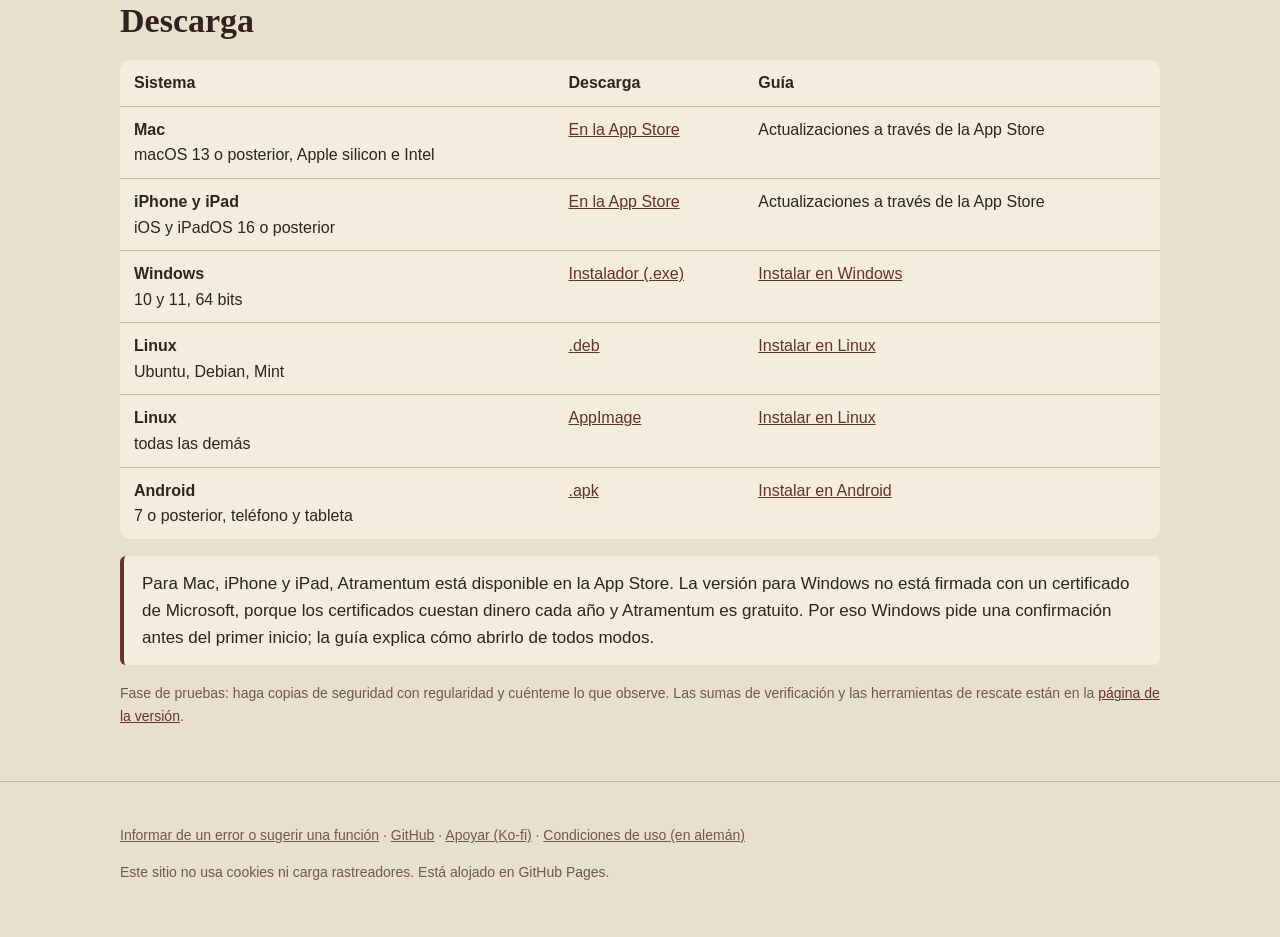
<file: docs/es/index.html>
<!doctype html>
<html lang="es">
<head>
<meta charset="utf-8">
<meta name="viewport" content="width=device-width, initial-scale=1">
<title>Atramentum – app gratuita para escribir novelas en Mac, Windows, Linux y Android</title>
<meta name="description" content="Atramentum es una app gratuita para novelistas: capítulos y escenas, personajes, tablero, cronología y red de personajes. Sin conexión, sin suscripción y sin cuenta. Para Mac, Windows, Linux y Android.">
<link rel="canonical" href="https://sammielpadre.github.io/Atramentum/es/">
<link rel="alternate" hreflang="de" href="https://sammielpadre.github.io/Atramentum/">
<link rel="alternate" hreflang="en" href="https://sammielpadre.github.io/Atramentum/en/">
<link rel="alternate" hreflang="fr" href="https://sammielpadre.github.io/Atramentum/fr/">
<link rel="alternate" hreflang="es" href="https://sammielpadre.github.io/Atramentum/es/">
<link rel="alternate" hreflang="it" href="https://sammielpadre.github.io/Atramentum/it/">
<link rel="alternate" hreflang="pt" href="https://sammielpadre.github.io/Atramentum/pt/">
<link rel="alternate" hreflang="x-default" href="https://sammielpadre.github.io/Atramentum/en/">
<meta property="og:type" content="website">
<meta property="og:title" content="Atramentum – app gratuita para escribir novelas">
<meta property="og:description" content="Sin suscripción, sin cuenta, sin recopilación de datos y sin entrenamiento de IA. Para Mac, Windows, Linux y Android.">
<meta property="og:image" content="https://sammielpadre.github.io/Atramentum/vorschau-es.png">
<meta property="og:url" content="https://sammielpadre.github.io/Atramentum/es/">
<meta name="twitter:card" content="summary_large_image">
<link rel="icon" type="image/png" href="../symbol.png">
<link rel="stylesheet" href="../seite.css">
<script type="application/ld+json">
{"@context":"https://schema.org","@type":"SoftwareApplication","name":"Atramentum","applicationCategory":"ProductivityApplication",
 "operatingSystem":"macOS, Windows, Linux, Android","offers":{"@type":"Offer","price":"0","priceCurrency":"USD"},
 "url":"https://sammielpadre.github.io/Atramentum/es/","inLanguage":["en","de","fr","es","pt","it"]}
</script>
</head>
<body>
<header class="kopf">
  <div class="huelle">
    <a class="marke" href="./"><img src="../symbol.png" alt="" width="36" height="36">Atramentum</a>
    <nav class="oben" aria-label="Menú principal">
      <a href="#features">Funciones</a>
      <a href="#download">Descarga</a>
      <a href="alternative.html">Cambiar de app</a>
      <span class="sprachwahl" aria-label="Language"><a href="../" hreflang="de" lang="de" title="Deutsch">DE</a><a href="../en/" hreflang="en" lang="en" title="English">EN</a><a href="../fr/" hreflang="fr" lang="fr" title="Français">FR</a><a href="./" lang="es" title="Español" aria-current="true">ES</a><a href="../it/" hreflang="it" lang="it" title="Italiano">IT</a><a href="../pt/" hreflang="pt" lang="pt" title="Português">PT</a></span>
    </nav>
  </div>
</header>

<main>
  <div class="huelle held">
    <h1>La app gratuita para escribir novelas</h1>
    <p class="unterzeile">Su manuscrito se queda con usted: sin suscripción, sin cuenta, sin recopilación de datos y sin entrenamiento de IA. Para Mac, Windows, Linux y Android.</p>
    <div class="knoepfe">
      <a class="knopf haupt" href="https://github.com/SammiElPadre/Atramentum/releases/latest" data-hauptdownload="Descargar para {system}">Descargar gratis</a>
      <a class="knopf" href="#download">Todos los sistemas</a>
    </div>
    <p class="klein">Versión <span data-version>0.2.2</span> · fase de pruebas · 6 idiomas<span data-downloads hidden> · <span data-zahl></span> descargas</span></p>
    <img class="bildschirm" src="../bilder/es/manuskript.png" width="1200" height="800" alt="Atramentum con los capítulos y escenas a la izquierda, el texto en el centro y los datos de la escena al margen">
  </div>

  <section id="features">
    <div class="huelle">
      <h2>Todo lo que su libro necesita, en un solo lugar</h2>
      <div class="raster">
        <div class="karte"><h3>Capítulos y escenas</h3><p>Escriba por escenas, arrástrelas para cambiar su orden y no pierda el hilo gracias al estado, la perspectiva y la nota de cada escena.</p></div>
        <div class="karte"><h3>Personajes y lugares</h3><p>Perfiles de personaje con campos propios. Atramentum detecta quién aparece en cada escena.</p></div>
        <div class="karte"><h3>Tablero</h3><p>Tarjetas con texto, listas y bocetos, agrupadas y conectadas entre sí, vinculadas a escenas y personajes.</p></div>
        <div class="karte"><h3>Cronología</h3><p>Los acontecimientos en el tiempo de la historia. Atramentum reconoce los flashbacks cuando el orden del libro no coincide con la cronología.</p></div>
        <div class="karte"><h3>Red de personajes</h3><p>Las relaciones y la situación de sus personajes en cualquier momento de la historia. ¿Quién sigue vivo en el capítulo 12?</p></div>
        <div class="karte"><h3>Página normalizada, Word y libro electrónico</h3><p>Exportación a PDF como página normalizada o ejemplar de lectura, a Word, a libro electrónico (EPUB, también para Kindle mediante KDP), a Markdown o a texto sin formato, si lo desea con portada, dedicatoria, página de créditos y formato de página propio. Importación desde Word, Scrivener, Markdown y texto sin formato.</p></div>
        <div class="karte"><h3>Revisar</h3><p>Análisis de estilo con legibilidad, frases largas, repeticiones y muletillas. Revisión ortográfica y gramatical de todo el manuscrito con el corrector de su sistema. Comparar versiones y escuchar el texto en voz alta.</p></div>
        <div class="karte"><h3>Visión general</h3><p>Esquema como tabla o fichas de escenas, etiquetas de color y palabras clave. Abrir otra escena o una ficha de personaje junto al texto.</p></div>
      </div>
    </div>
  </section>

  <section>
    <div class="huelle">
      <h2>Véalo en acción</h2>
      <div class="ansichten">
        <figure><img src="../bilder/es/pinnwand.png" width="1200" height="800" alt="Tablero con tarjetas de colores, un grupo y conexiones" loading="lazy"><figcaption>Tablero: tarjetas, grupos y conexiones</figcaption></figure>
        <figure><img src="../bilder/es/zeitstrahl.png" width="1200" height="800" alt="Cronología con acontecimientos y sus escenas" loading="lazy"><figcaption>Cronología: el tiempo de la historia, con flashbacks detectados</figcaption></figure>
        <figure><img src="../bilder/es/figurennetz.png" width="1200" height="800" alt="Red de personajes con tres personajes y sus relaciones" loading="lazy"><figcaption>Red de personajes: las relaciones en cualquier momento</figcaption></figure>
        <figure><img src="../bilder/es/manuskript-dunkel.png" width="1200" height="800" alt="Manuscrito en modo oscuro" loading="lazy"><figcaption>Modo oscuro para escribir de noche</figcaption></figure>
      </div>
    </div>
  </section>

  <section>
    <div class="huelle">
      <h2>Sus palabras le pertenecen</h2>
      <div class="raster">
        <div class="karte"><h3>Local y sin conexión</h3><p>Atramentum guarda todo en su dispositivo y funciona sin internet. Nunca envía sus textos ni sus datos personales a ninguna parte.</p></div>
        <div class="karte"><h3>No se pierde nada</h3><p>Cada cambio se guarda al instante. Además, dispone de versiones de cada escena, una papelera, copias de seguridad diarias y una herramienta de rescate.</p></div>
        <div class="karte"><h3>En todos sus dispositivos</h3><p>Sincronización a través de una carpeta en su propio servicio en la nube (iCloud Drive, Dropbox, OneDrive…), sin cuenta en nuestros servidores.</p></div>
      </div>
    </div>
  </section>

  <section id="download">
    <div class="huelle">
      <h2>Descarga</h2>
      <div class="tabelle-huelle">
        <table>
          <thead><tr><th>Sistema</th><th>Descarga</th><th>Guía</th></tr></thead>
          <tbody>
            <tr><td><strong>Mac</strong><br>macOS 13 o posterior, Apple silicon e Intel</td><td><a href="https://apps.apple.com/app/id6834542214">En la App Store</a></td><td>Actualizaciones a través de la App Store</td></tr>
            <tr><td><strong>iPhone y iPad</strong><br>iOS y iPadOS 16 o posterior</td><td><a href="https://apps.apple.com/app/id6834542214">En la App Store</a></td><td>Actualizaciones a través de la App Store</td></tr>
            <tr><td><strong>Windows</strong><br>10 y 11, 64 bits</td><td><a data-plattform="windows" href="https://github.com/SammiElPadre/Atramentum/releases/latest">Instalador (.exe)</a></td><td><a href="https://github.com/SammiElPadre/Atramentum/blob/main/docs/Installation-Windows.es.txt">Instalar en Windows</a></td></tr>
            <tr><td><strong>Linux</strong><br>Ubuntu, Debian, Mint</td><td><a data-plattform="linux-deb" href="https://github.com/SammiElPadre/Atramentum/releases/latest">.deb</a></td><td><a href="https://github.com/SammiElPadre/Atramentum/blob/main/docs/Installation-Linux.es.txt">Instalar en Linux</a></td></tr>
            <tr><td><strong>Linux</strong><br>todas las demás</td><td><a data-plattform="linux-appimage" href="https://github.com/SammiElPadre/Atramentum/releases/latest">AppImage</a></td><td><a href="https://github.com/SammiElPadre/Atramentum/blob/main/docs/Installation-Linux.es.txt">Instalar en Linux</a></td></tr>
            <tr><td><strong>Android</strong><br>7 o posterior, teléfono y tableta</td><td><a data-plattform="android" href="https://github.com/SammiElPadre/Atramentum/releases/latest">.apk</a></td><td><a href="https://github.com/SammiElPadre/Atramentum/blob/main/docs/Installation-Android.es.txt">Instalar en Android</a></td></tr>
          </tbody>
        </table>
      </div>
      <p class="hinweis">Para Mac, iPhone y iPad, Atramentum está disponible en la App Store. La versión para Windows no está firmada con un certificado de Microsoft, porque los certificados cuestan dinero cada año y Atramentum es gratuito. Por eso Windows pide una confirmación antes del primer inicio; la guía explica cómo abrirlo de todos modos.</p>
      <p class="klein">Fase de pruebas: haga copias de seguridad con regularidad y cuénteme lo que observe. Las sumas de verificación y las herramientas de rescate están en la <a href="https://github.com/SammiElPadre/Atramentum/releases/latest">página de la versión</a>.</p>
    </div>
  </section>
</main>

<footer class="fuss">
  <div class="huelle">
    <p><a href="https://github.com/SammiElPadre/Atramentum/issues/new/choose">Informar de un error o sugerir una función</a> · <a href="https://github.com/SammiElPadre/Atramentum/blob/main/README.en.md">GitHub</a> · <a href="https://ko-fi.com/sammielpadre">Apoyar (Ko-fi)</a> · <a href="https://github.com/SammiElPadre/Atramentum/blob/main/LIZENZ.txt">Condiciones de uso (en alemán)</a></p>
    <p>Este sitio no usa cookies ni carga rastreadores. Está alojado en GitHub Pages.</p>
  </div>
</footer>
<script src="../seite.js"></script>
</body>
</html>
</file>
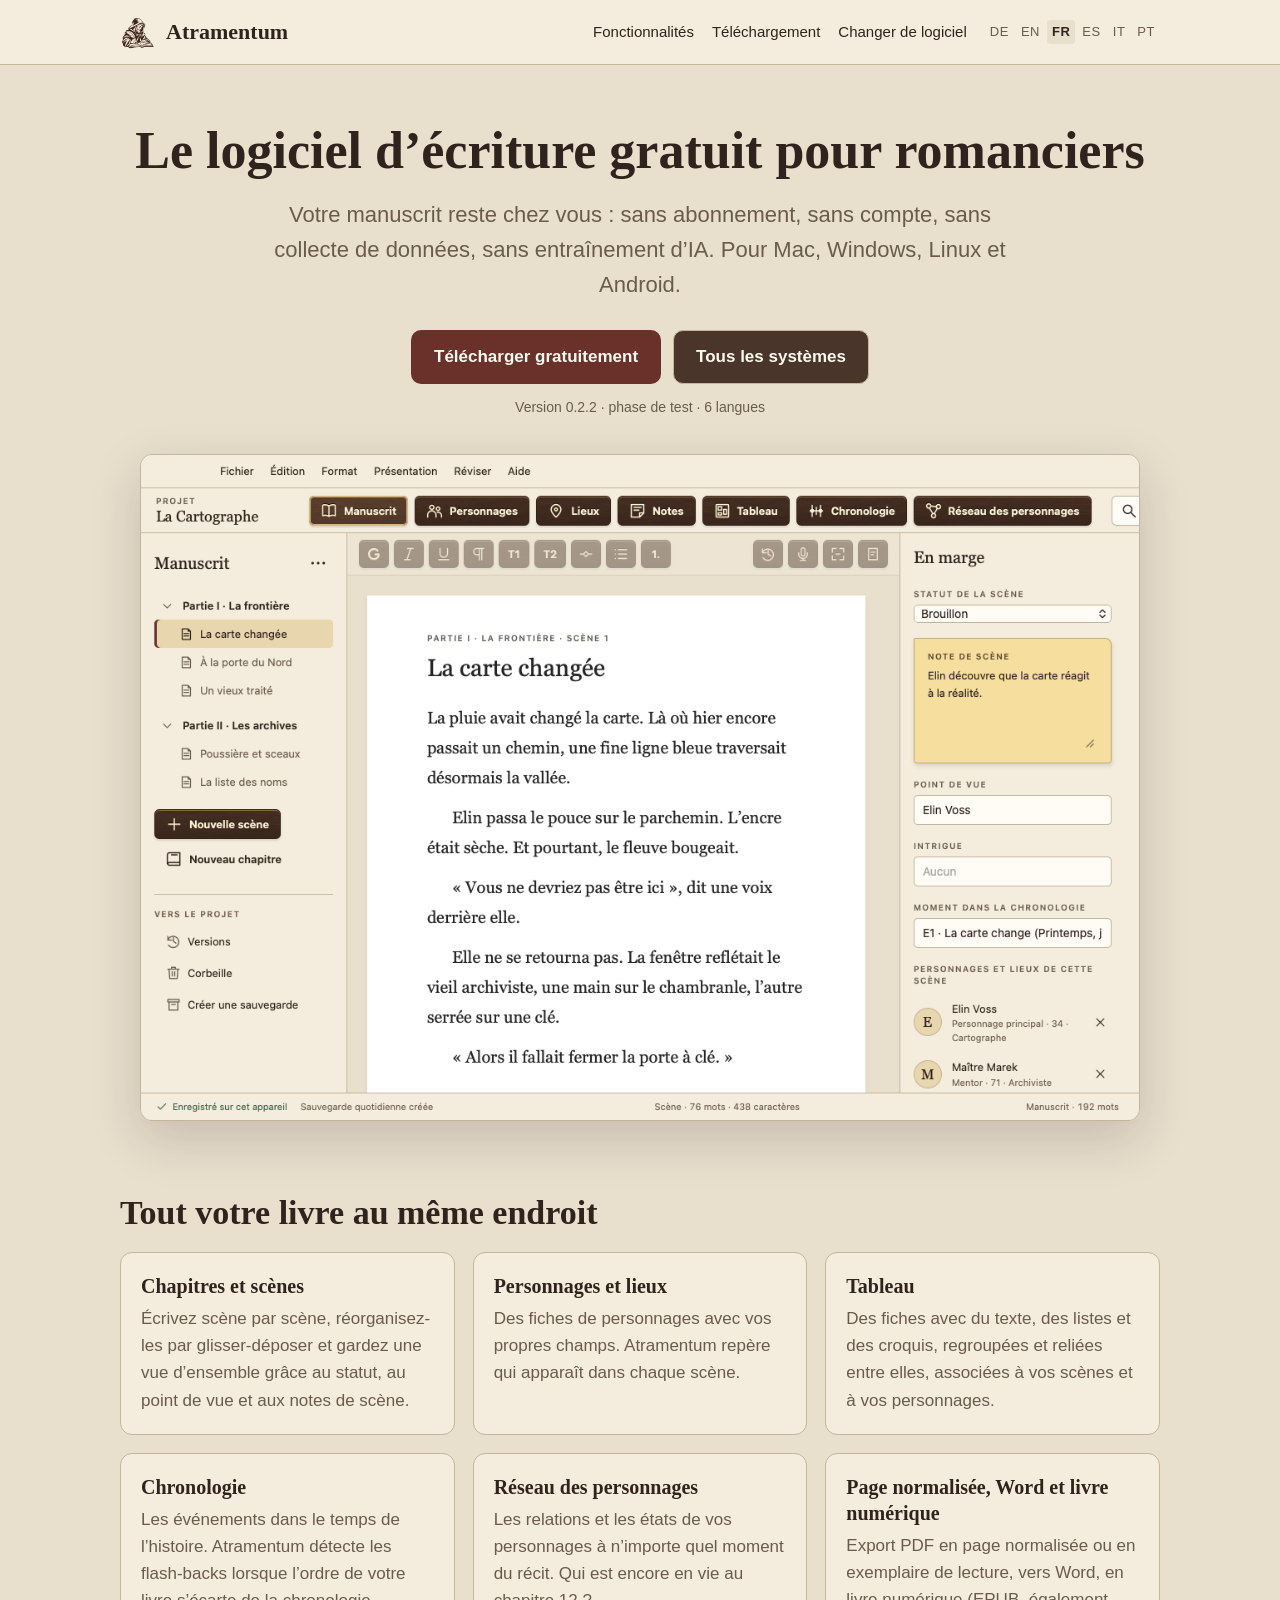
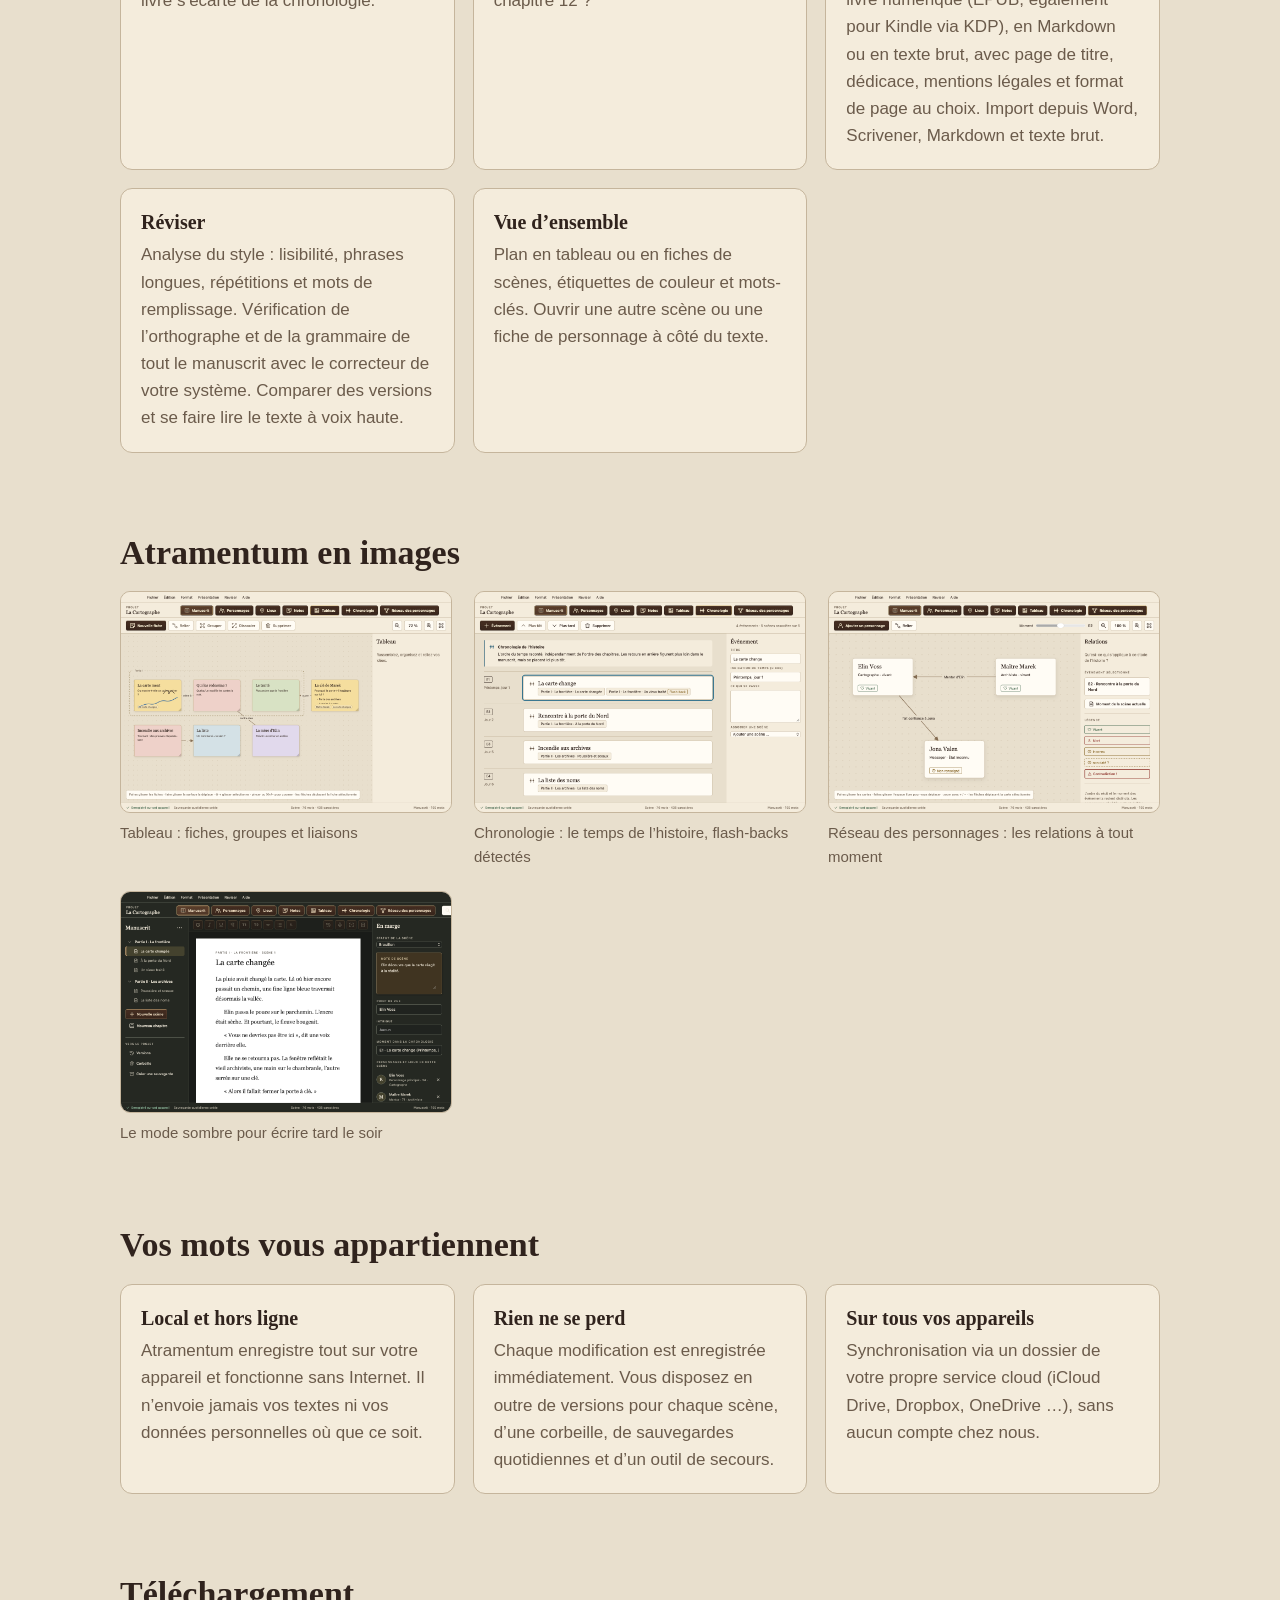
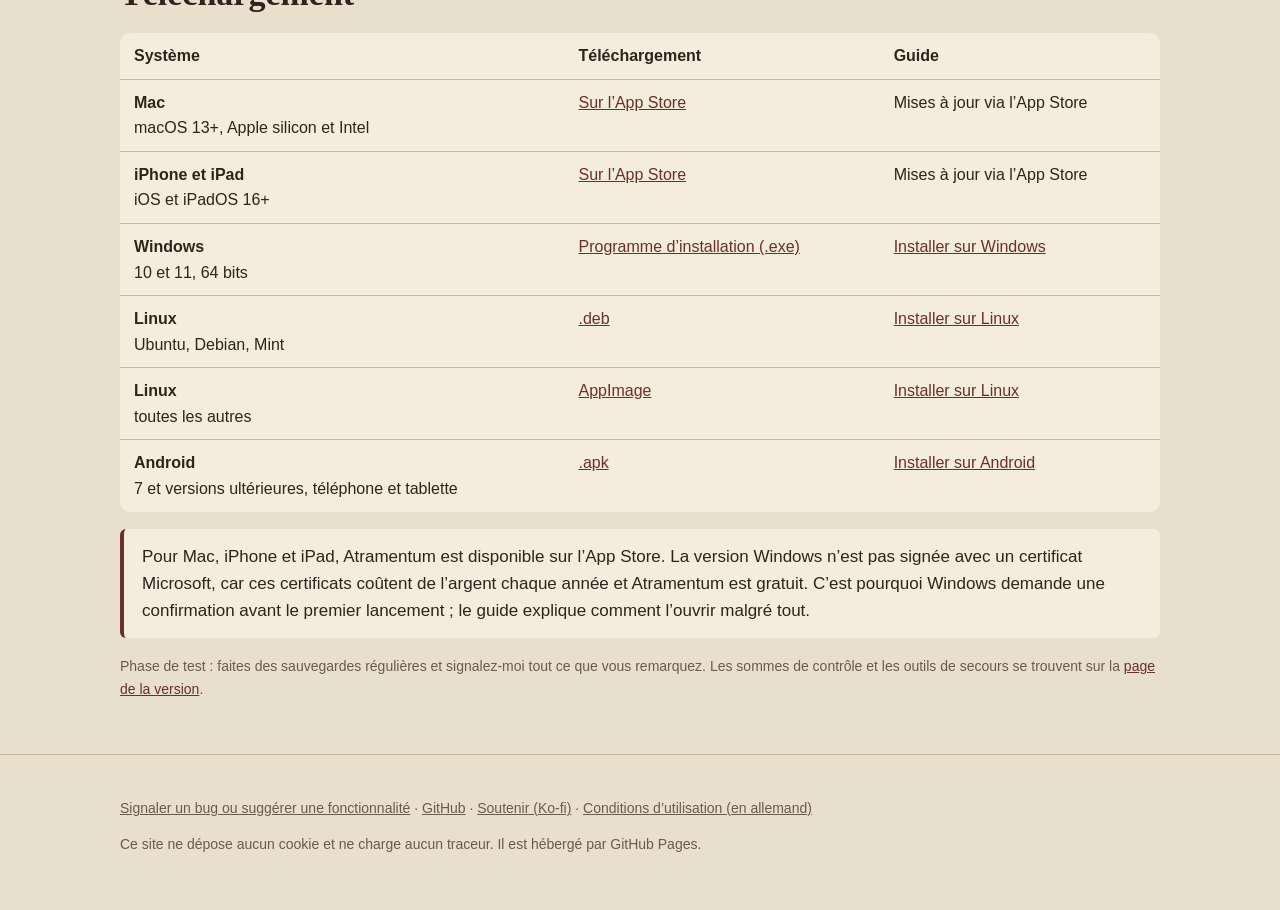
<file: docs/fr/index.html>
<!doctype html>
<html lang="fr">
<head>
<meta charset="utf-8">
<meta name="viewport" content="width=device-width, initial-scale=1">
<title>Atramentum – logiciel gratuit d’écriture de romans pour Mac, Windows, Linux et Android</title>
<meta name="description" content="Atramentum est un logiciel d’écriture gratuit pour romanciers : chapitres et scènes, personnages, tableau, chronologie et réseau des personnages. Hors ligne, sans abonnement, sans compte. Pour Mac, Windows, Linux et Android.">
<link rel="canonical" href="https://sammielpadre.github.io/Atramentum/fr/">
<link rel="alternate" hreflang="de" href="https://sammielpadre.github.io/Atramentum/">
<link rel="alternate" hreflang="en" href="https://sammielpadre.github.io/Atramentum/en/">
<link rel="alternate" hreflang="fr" href="https://sammielpadre.github.io/Atramentum/fr/">
<link rel="alternate" hreflang="es" href="https://sammielpadre.github.io/Atramentum/es/">
<link rel="alternate" hreflang="it" href="https://sammielpadre.github.io/Atramentum/it/">
<link rel="alternate" hreflang="pt" href="https://sammielpadre.github.io/Atramentum/pt/">
<link rel="alternate" hreflang="x-default" href="https://sammielpadre.github.io/Atramentum/en/">
<meta property="og:type" content="website">
<meta property="og:title" content="Atramentum – logiciel gratuit d’écriture de romans">
<meta property="og:description" content="Sans abonnement, sans compte, sans collecte de données, sans entraînement d’IA. Pour Mac, Windows, Linux et Android.">
<meta property="og:image" content="https://sammielpadre.github.io/Atramentum/vorschau-fr.png">
<meta property="og:url" content="https://sammielpadre.github.io/Atramentum/fr/">
<meta name="twitter:card" content="summary_large_image">
<link rel="icon" type="image/png" href="../symbol.png">
<link rel="stylesheet" href="../seite.css">
<script type="application/ld+json">
{"@context":"https://schema.org","@type":"SoftwareApplication","name":"Atramentum","applicationCategory":"ProductivityApplication",
 "operatingSystem":"macOS, Windows, Linux, Android","offers":{"@type":"Offer","price":"0","priceCurrency":"USD"},
 "url":"https://sammielpadre.github.io/Atramentum/fr/","inLanguage":["en","de","fr","es","pt","it"]}
</script>
</head>
<body>
<header class="kopf">
  <div class="huelle">
    <a class="marke" href="./"><img src="../symbol.png" alt="" width="36" height="36">Atramentum</a>
    <nav class="oben" aria-label="Menu principal">
      <a href="#features">Fonctionnalités</a>
      <a href="#download">Téléchargement</a>
      <a href="alternative.html">Changer de logiciel</a>
      <span class="sprachwahl" aria-label="Language"><a href="../" hreflang="de" lang="de" title="Deutsch">DE</a><a href="../en/" hreflang="en" lang="en" title="English">EN</a><a href="./" lang="fr" title="Français" aria-current="true">FR</a><a href="../es/" hreflang="es" lang="es" title="Español">ES</a><a href="../it/" hreflang="it" lang="it" title="Italiano">IT</a><a href="../pt/" hreflang="pt" lang="pt" title="Português">PT</a></span>
    </nav>
  </div>
</header>

<main>
  <div class="huelle held">
    <h1>Le logiciel d’écriture gratuit pour romanciers</h1>
    <p class="unterzeile">Votre manuscrit reste chez vous&nbsp;: sans abonnement, sans compte, sans collecte de données, sans entraînement d’IA. Pour Mac, Windows, Linux et Android.</p>
    <div class="knoepfe">
      <a class="knopf haupt" href="https://github.com/SammiElPadre/Atramentum/releases/latest" data-hauptdownload="Télécharger pour {system}">Télécharger gratuitement</a>
      <a class="knopf" href="#download">Tous les systèmes</a>
    </div>
    <p class="klein">Version <span data-version>0.2.2</span> · phase de test · 6 langues<span data-downloads hidden> · <span data-zahl></span> téléchargements</span></p>
    <img class="bildschirm" src="../bilder/fr/manuskript.png" width="1200" height="800" alt="Atramentum avec les chapitres et les scènes à gauche, le texte au centre et les détails de la scène dans la marge">
  </div>

  <section id="features">
    <div class="huelle">
      <h2>Tout votre livre au même endroit</h2>
      <div class="raster">
        <div class="karte"><h3>Chapitres et scènes</h3><p>Écrivez scène par scène, réorganisez-les par glisser-déposer et gardez une vue d’ensemble grâce au statut, au point de vue et aux notes de scène.</p></div>
        <div class="karte"><h3>Personnages et lieux</h3><p>Des fiches de personnages avec vos propres champs. Atramentum repère qui apparaît dans chaque scène.</p></div>
        <div class="karte"><h3>Tableau</h3><p>Des fiches avec du texte, des listes et des croquis, regroupées et reliées entre elles, associées à vos scènes et à vos personnages.</p></div>
        <div class="karte"><h3>Chronologie</h3><p>Les événements dans le temps de l’histoire. Atramentum détecte les flash-backs lorsque l’ordre de votre livre s’écarte de la chronologie.</p></div>
        <div class="karte"><h3>Réseau des personnages</h3><p>Les relations et les états de vos personnages à n’importe quel moment du récit. Qui est encore en vie au chapitre 12&nbsp;?</p></div>
        <div class="karte"><h3>Page normalisée, Word et livre numérique</h3><p>Export PDF en page normalisée ou en exemplaire de lecture, vers Word, en livre numérique (EPUB, également pour Kindle via KDP), en Markdown ou en texte brut, avec page de titre, dédicace, mentions légales et format de page au choix. Import depuis Word, Scrivener, Markdown et texte brut.</p></div>
        <div class="karte"><h3>Réviser</h3><p>Analyse du style&nbsp;: lisibilité, phrases longues, répétitions et mots de remplissage. Vérification de l’orthographe et de la grammaire de tout le manuscrit avec le correcteur de votre système. Comparer des versions et se faire lire le texte à voix haute.</p></div>
        <div class="karte"><h3>Vue d’ensemble</h3><p>Plan en tableau ou en fiches de scènes, étiquettes de couleur et mots-clés. Ouvrir une autre scène ou une fiche de personnage à côté du texte.</p></div>
      </div>
    </div>
  </section>

  <section>
    <div class="huelle">
      <h2>Atramentum en images</h2>
      <div class="ansichten">
        <figure><img src="../bilder/fr/pinnwand.png" width="1200" height="800" alt="Tableau avec des fiches de couleur, un groupe et des liaisons" loading="lazy"><figcaption>Tableau&nbsp;: fiches, groupes et liaisons</figcaption></figure>
        <figure><img src="../bilder/fr/zeitstrahl.png" width="1200" height="800" alt="Chronologie avec des événements et leurs scènes" loading="lazy"><figcaption>Chronologie&nbsp;: le temps de l’histoire, flash-backs détectés</figcaption></figure>
        <figure><img src="../bilder/fr/figurennetz.png" width="1200" height="800" alt="Réseau des personnages avec trois personnages et leurs relations" loading="lazy"><figcaption>Réseau des personnages&nbsp;: les relations à tout moment</figcaption></figure>
        <figure><img src="../bilder/fr/manuskript-dunkel.png" width="1200" height="800" alt="Manuscrit en mode sombre" loading="lazy"><figcaption>Le mode sombre pour écrire tard le soir</figcaption></figure>
      </div>
    </div>
  </section>

  <section>
    <div class="huelle">
      <h2>Vos mots vous appartiennent</h2>
      <div class="raster">
        <div class="karte"><h3>Local et hors ligne</h3><p>Atramentum enregistre tout sur votre appareil et fonctionne sans Internet. Il n’envoie jamais vos textes ni vos données personnelles où que ce soit.</p></div>
        <div class="karte"><h3>Rien ne se perd</h3><p>Chaque modification est enregistrée immédiatement. Vous disposez en outre de versions pour chaque scène, d’une corbeille, de sauvegardes quotidiennes et d’un outil de secours.</p></div>
        <div class="karte"><h3>Sur tous vos appareils</h3><p>Synchronisation via un dossier de votre propre service cloud (iCloud Drive, Dropbox, OneDrive …), sans aucun compte chez nous.</p></div>
      </div>
    </div>
  </section>

  <section id="download">
    <div class="huelle">
      <h2>Téléchargement</h2>
      <div class="tabelle-huelle">
        <table>
          <thead><tr><th>Système</th><th>Téléchargement</th><th>Guide</th></tr></thead>
          <tbody>
            <tr><td><strong>Mac</strong><br>macOS 13+, Apple silicon et Intel</td><td><a href="https://apps.apple.com/app/id6834542214">Sur l’App Store</a></td><td>Mises à jour via l’App Store</td></tr>
            <tr><td><strong>iPhone et iPad</strong><br>iOS et iPadOS 16+</td><td><a href="https://apps.apple.com/app/id6834542214">Sur l’App Store</a></td><td>Mises à jour via l’App Store</td></tr>
            <tr><td><strong>Windows</strong><br>10 et 11, 64 bits</td><td><a data-plattform="windows" href="https://github.com/SammiElPadre/Atramentum/releases/latest">Programme d’installation (.exe)</a></td><td><a href="https://github.com/SammiElPadre/Atramentum/blob/main/docs/Installation-Windows.fr.txt">Installer sur Windows</a></td></tr>
            <tr><td><strong>Linux</strong><br>Ubuntu, Debian, Mint</td><td><a data-plattform="linux-deb" href="https://github.com/SammiElPadre/Atramentum/releases/latest">.deb</a></td><td><a href="https://github.com/SammiElPadre/Atramentum/blob/main/docs/Installation-Linux.fr.txt">Installer sur Linux</a></td></tr>
            <tr><td><strong>Linux</strong><br>toutes les autres</td><td><a data-plattform="linux-appimage" href="https://github.com/SammiElPadre/Atramentum/releases/latest">AppImage</a></td><td><a href="https://github.com/SammiElPadre/Atramentum/blob/main/docs/Installation-Linux.fr.txt">Installer sur Linux</a></td></tr>
            <tr><td><strong>Android</strong><br>7 et versions ultérieures, téléphone et tablette</td><td><a data-plattform="android" href="https://github.com/SammiElPadre/Atramentum/releases/latest">.apk</a></td><td><a href="https://github.com/SammiElPadre/Atramentum/blob/main/docs/Installation-Android.fr.txt">Installer sur Android</a></td></tr>
          </tbody>
        </table>
      </div>
      <p class="hinweis">Pour Mac, iPhone et iPad, Atramentum est disponible sur l’App Store. La version Windows n’est pas signée avec un certificat Microsoft, car ces certificats coûtent de l’argent chaque année et Atramentum est gratuit. C’est pourquoi Windows demande une confirmation avant le premier lancement&nbsp;; le guide explique comment l’ouvrir malgré tout.</p>
      <p class="klein">Phase de test&nbsp;: faites des sauvegardes régulières et signalez-moi tout ce que vous remarquez. Les sommes de contrôle et les outils de secours se trouvent sur la <a href="https://github.com/SammiElPadre/Atramentum/releases/latest">page de la version</a>.</p>
    </div>
  </section>
</main>

<footer class="fuss">
  <div class="huelle">
    <p><a href="https://github.com/SammiElPadre/Atramentum/issues/new/choose">Signaler un bug ou suggérer une fonctionnalité</a> · <a href="https://github.com/SammiElPadre/Atramentum/blob/main/README.en.md">GitHub</a> · <a href="https://ko-fi.com/sammielpadre">Soutenir (Ko-fi)</a> · <a href="https://github.com/SammiElPadre/Atramentum/blob/main/LIZENZ.txt">Conditions d’utilisation (en allemand)</a></p>
    <p>Ce site ne dépose aucun cookie et ne charge aucun traceur. Il est hébergé par GitHub Pages.</p>
  </div>
</footer>
<script src="../seite.js"></script>
</body>
</html>
</file>
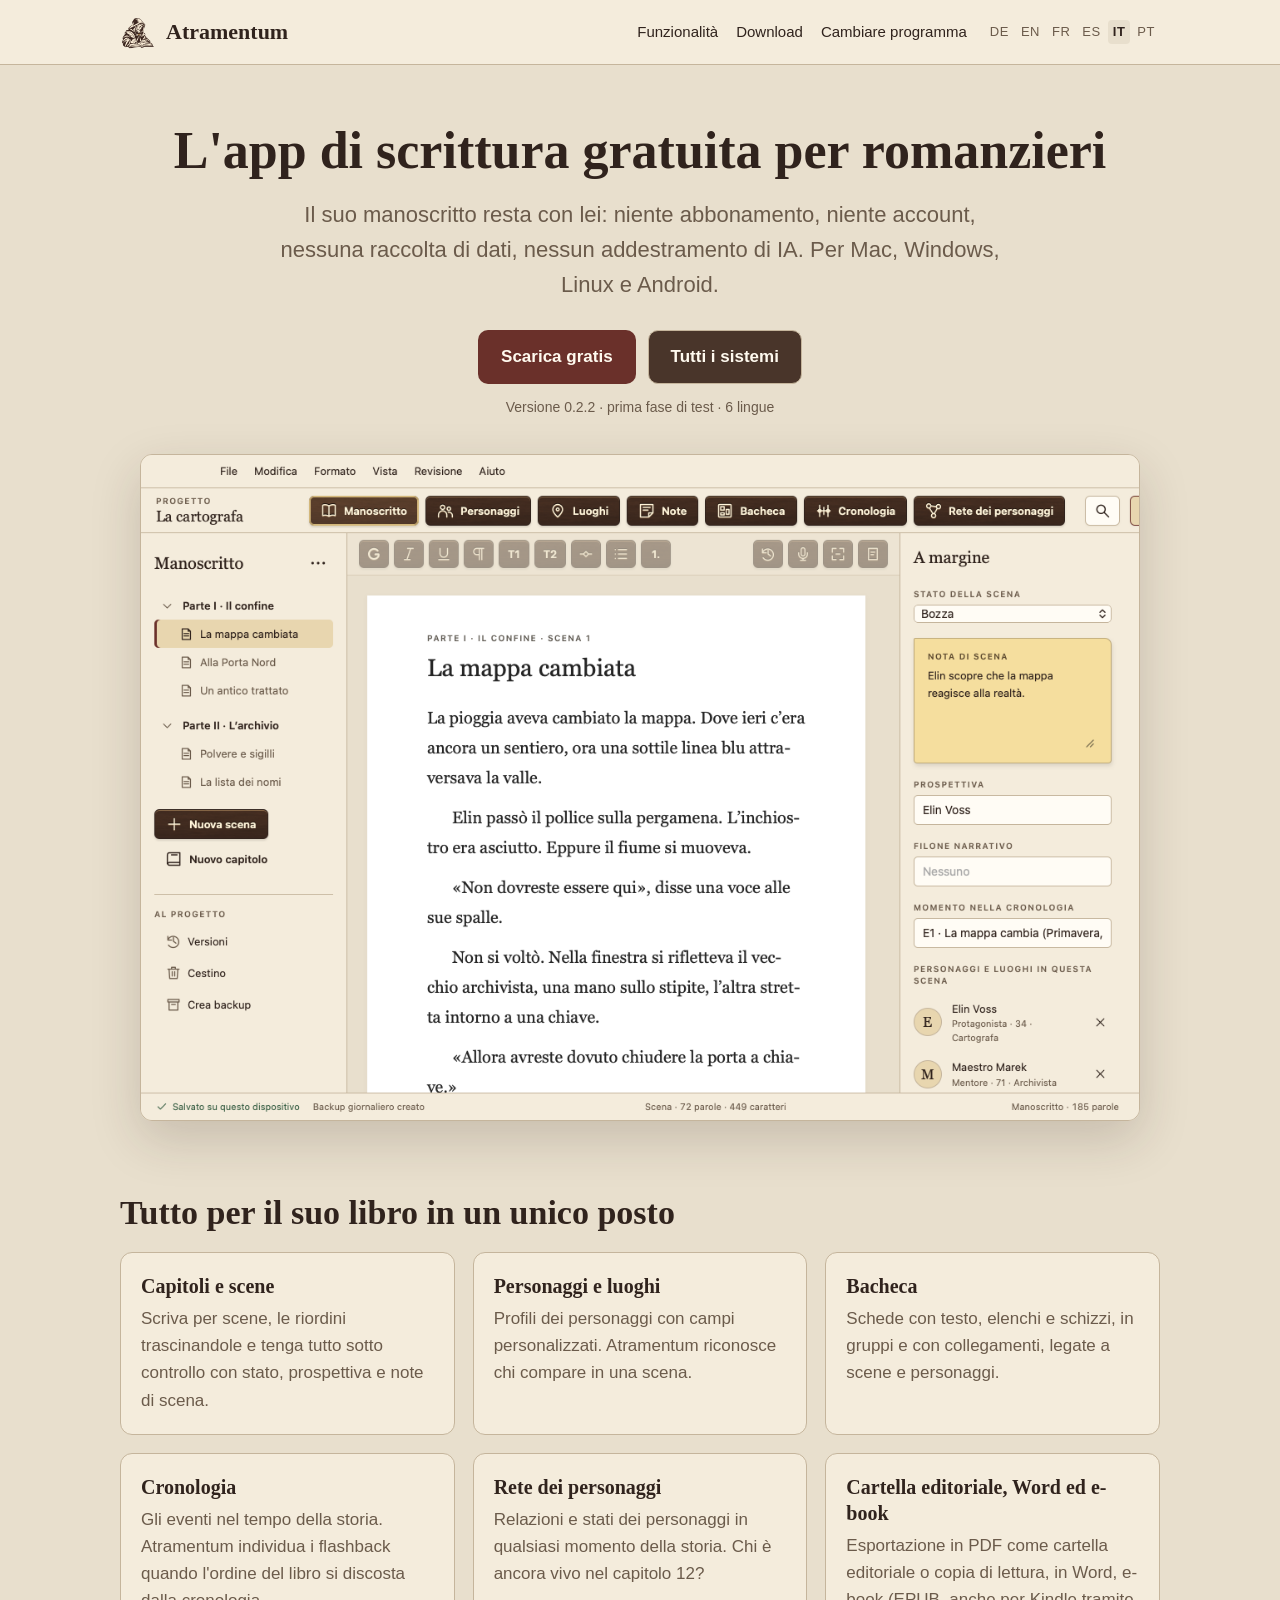
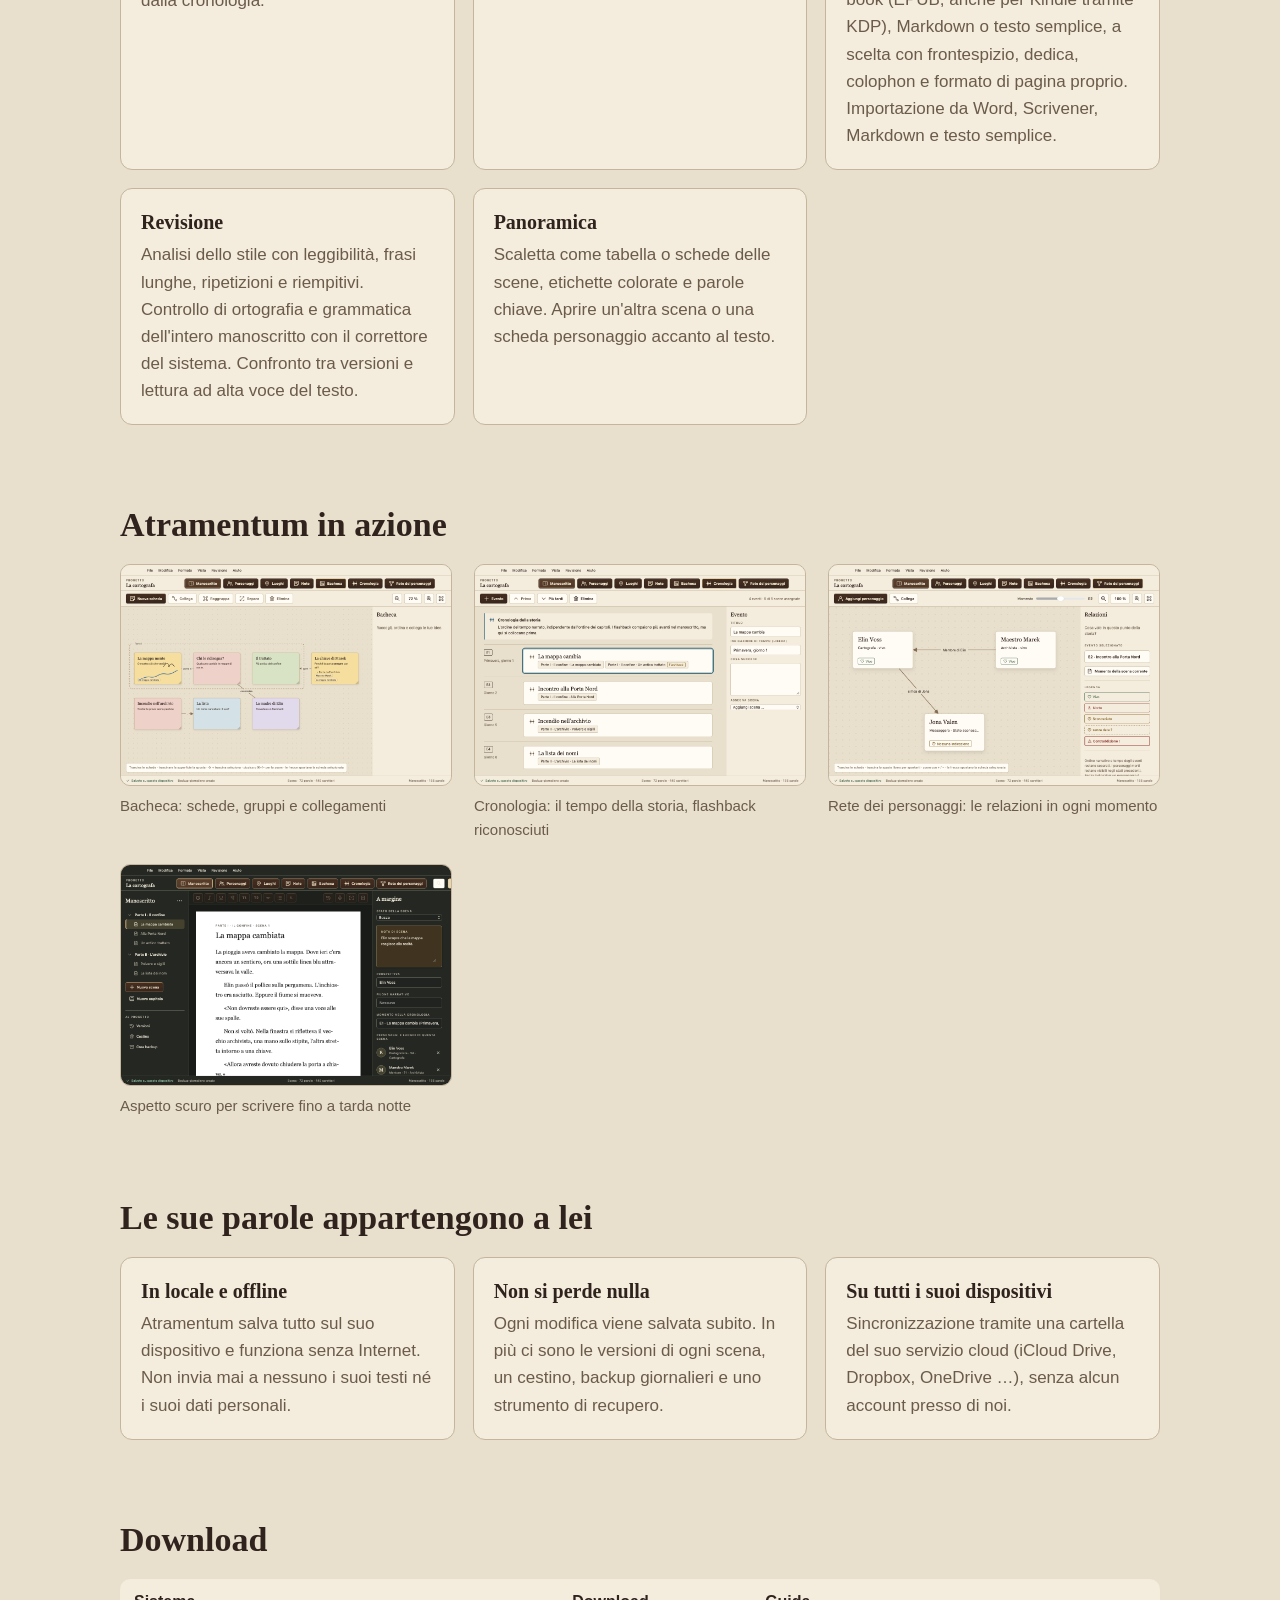
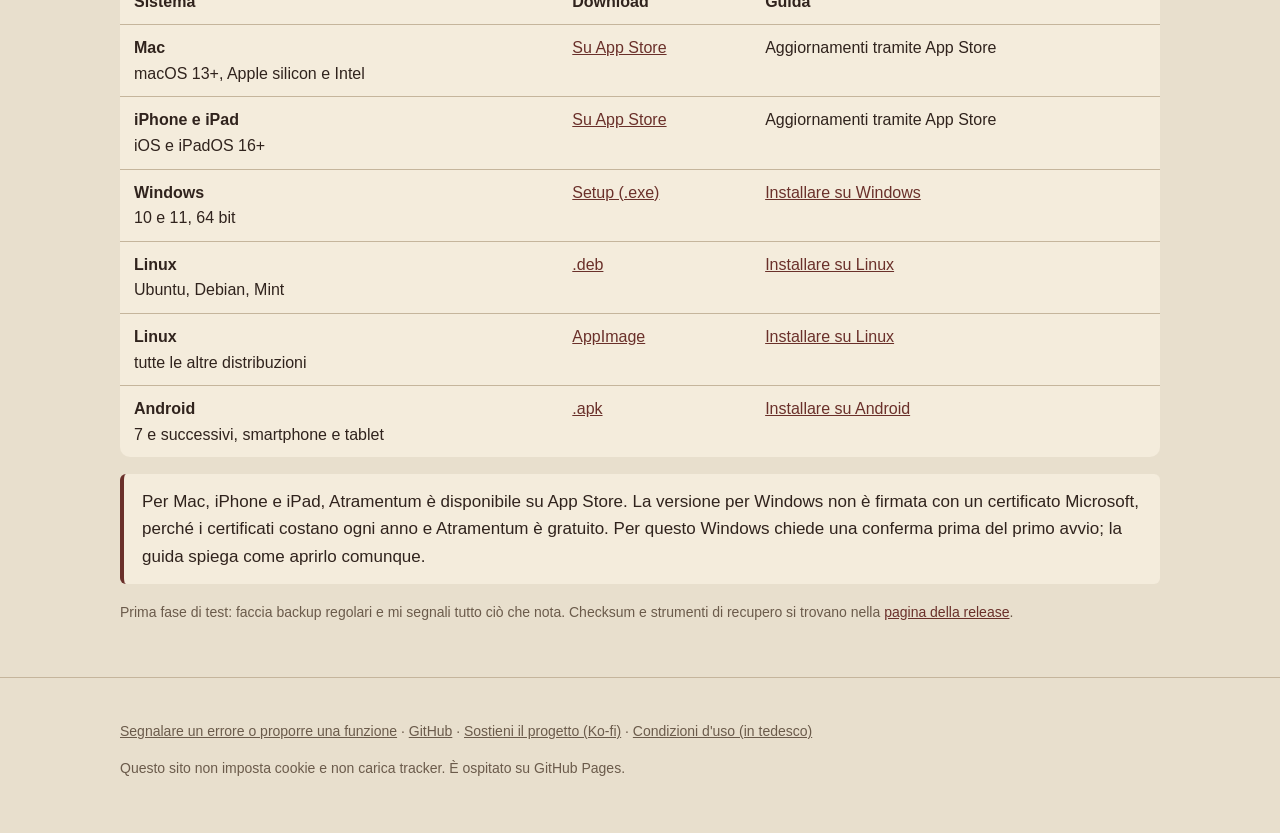
<file: docs/it/index.html>
<!doctype html>
<html lang="it">
<head>
<meta charset="utf-8">
<meta name="viewport" content="width=device-width, initial-scale=1">
<title>Atramentum – app gratuita per scrivere romanzi su Mac, Windows, Linux e Android</title>
<meta name="description" content="Atramentum è un'app di scrittura gratuita per romanzieri: capitoli e scene, personaggi, bacheca, cronologia e rete dei personaggi. Offline, senza abbonamento, senza account. Per Mac, Windows, Linux e Android.">
<link rel="canonical" href="https://sammielpadre.github.io/Atramentum/it/">
<link rel="alternate" hreflang="de" href="https://sammielpadre.github.io/Atramentum/">
<link rel="alternate" hreflang="en" href="https://sammielpadre.github.io/Atramentum/en/">
<link rel="alternate" hreflang="fr" href="https://sammielpadre.github.io/Atramentum/fr/">
<link rel="alternate" hreflang="es" href="https://sammielpadre.github.io/Atramentum/es/">
<link rel="alternate" hreflang="it" href="https://sammielpadre.github.io/Atramentum/it/">
<link rel="alternate" hreflang="pt" href="https://sammielpadre.github.io/Atramentum/pt/">
<link rel="alternate" hreflang="x-default" href="https://sammielpadre.github.io/Atramentum/en/">
<meta property="og:type" content="website">
<meta property="og:title" content="Atramentum – app gratuita per scrivere romanzi">
<meta property="og:description" content="Niente abbonamento, niente account, nessuna raccolta di dati, nessun addestramento di IA. Per Mac, Windows, Linux e Android.">
<meta property="og:image" content="https://sammielpadre.github.io/Atramentum/vorschau-it.png">
<meta property="og:url" content="https://sammielpadre.github.io/Atramentum/it/">
<meta name="twitter:card" content="summary_large_image">
<link rel="icon" type="image/png" href="../symbol.png">
<link rel="stylesheet" href="../seite.css">
<script type="application/ld+json">
{"@context":"https://schema.org","@type":"SoftwareApplication","name":"Atramentum","applicationCategory":"ProductivityApplication",
 "operatingSystem":"macOS, Windows, Linux, Android","offers":{"@type":"Offer","price":"0","priceCurrency":"USD"},
 "url":"https://sammielpadre.github.io/Atramentum/it/","inLanguage":["en","de","fr","es","pt","it"]}
</script>
</head>
<body>
<header class="kopf">
  <div class="huelle">
    <a class="marke" href="./"><img src="../symbol.png" alt="" width="36" height="36">Atramentum</a>
    <nav class="oben" aria-label="Menu principale">
      <a href="#features">Funzionalità</a>
      <a href="#download">Download</a>
      <a href="alternative.html">Cambiare programma</a>
      <span class="sprachwahl" aria-label="Language"><a href="../" hreflang="de" lang="de" title="Deutsch">DE</a><a href="../en/" hreflang="en" lang="en" title="English">EN</a><a href="../fr/" hreflang="fr" lang="fr" title="Français">FR</a><a href="../es/" hreflang="es" lang="es" title="Español">ES</a><a href="./" lang="it" title="Italiano" aria-current="true">IT</a><a href="../pt/" hreflang="pt" lang="pt" title="Português">PT</a></span>
    </nav>
  </div>
</header>

<main>
  <div class="huelle held">
    <h1>L'app di scrittura gratuita per romanzieri</h1>
    <p class="unterzeile">Il suo manoscritto resta con lei: niente abbonamento, niente account, nessuna raccolta di dati, nessun addestramento di IA. Per Mac, Windows, Linux e Android.</p>
    <div class="knoepfe">
      <a class="knopf haupt" href="https://github.com/SammiElPadre/Atramentum/releases/latest" data-hauptdownload="Scarica per {system}">Scarica gratis</a>
      <a class="knopf" href="#download">Tutti i sistemi</a>
    </div>
    <p class="klein">Versione <span data-version>0.2.2</span> · prima fase di test · 6 lingue<span data-downloads hidden> · <span data-zahl></span> download</span></p>
    <img class="bildschirm" src="../bilder/it/manuskript.png" width="1200" height="800" alt="Atramentum con capitoli e scene a sinistra, il testo al centro e i dettagli della scena a margine">
  </div>

  <section id="features">
    <div class="huelle">
      <h2>Tutto per il suo libro in un unico posto</h2>
      <div class="raster">
        <div class="karte"><h3>Capitoli e scene</h3><p>Scriva per scene, le riordini trascinandole e tenga tutto sotto controllo con stato, prospettiva e note di scena.</p></div>
        <div class="karte"><h3>Personaggi e luoghi</h3><p>Profili dei personaggi con campi personalizzati. Atramentum riconosce chi compare in una scena.</p></div>
        <div class="karte"><h3>Bacheca</h3><p>Schede con testo, elenchi e schizzi, in gruppi e con collegamenti, legate a scene e personaggi.</p></div>
        <div class="karte"><h3>Cronologia</h3><p>Gli eventi nel tempo della storia. Atramentum individua i flashback quando l'ordine del libro si discosta dalla cronologia.</p></div>
        <div class="karte"><h3>Rete dei personaggi</h3><p>Relazioni e stati dei personaggi in qualsiasi momento della storia. Chi è ancora vivo nel capitolo 12?</p></div>
        <div class="karte"><h3>Cartella editoriale, Word ed e-book</h3><p>Esportazione in PDF come cartella editoriale o copia di lettura, in Word, e-book (EPUB, anche per Kindle tramite KDP), Markdown o testo semplice, a scelta con frontespizio, dedica, colophon e formato di pagina proprio. Importazione da Word, Scrivener, Markdown e testo semplice.</p></div>
        <div class="karte"><h3>Revisione</h3><p>Analisi dello stile con leggibilità, frasi lunghe, ripetizioni e riempitivi. Controllo di ortografia e grammatica dell'intero manoscritto con il correttore del sistema. Confronto tra versioni e lettura ad alta voce del testo.</p></div>
        <div class="karte"><h3>Panoramica</h3><p>Scaletta come tabella o schede delle scene, etichette colorate e parole chiave. Aprire un'altra scena o una scheda personaggio accanto al testo.</p></div>
      </div>
    </div>
  </section>

  <section>
    <div class="huelle">
      <h2>Atramentum in azione</h2>
      <div class="ansichten">
        <figure><img src="../bilder/it/pinnwand.png" width="1200" height="800" alt="Bacheca con schede colorate, un gruppo e collegamenti" loading="lazy"><figcaption>Bacheca: schede, gruppi e collegamenti</figcaption></figure>
        <figure><img src="../bilder/it/zeitstrahl.png" width="1200" height="800" alt="Cronologia con eventi e le relative scene" loading="lazy"><figcaption>Cronologia: il tempo della storia, flashback riconosciuti</figcaption></figure>
        <figure><img src="../bilder/it/figurennetz.png" width="1200" height="800" alt="Rete dei personaggi con tre personaggi e le loro relazioni" loading="lazy"><figcaption>Rete dei personaggi: le relazioni in ogni momento</figcaption></figure>
        <figure><img src="../bilder/it/manuskript-dunkel.png" width="1200" height="800" alt="Manoscritto con aspetto scuro" loading="lazy"><figcaption>Aspetto scuro per scrivere fino a tarda notte</figcaption></figure>
      </div>
    </div>
  </section>

  <section>
    <div class="huelle">
      <h2>Le sue parole appartengono a lei</h2>
      <div class="raster">
        <div class="karte"><h3>In locale e offline</h3><p>Atramentum salva tutto sul suo dispositivo e funziona senza Internet. Non invia mai a nessuno i suoi testi né i suoi dati personali.</p></div>
        <div class="karte"><h3>Non si perde nulla</h3><p>Ogni modifica viene salvata subito. In più ci sono le versioni di ogni scena, un cestino, backup giornalieri e uno strumento di recupero.</p></div>
        <div class="karte"><h3>Su tutti i suoi dispositivi</h3><p>Sincronizzazione tramite una cartella del suo servizio cloud (iCloud Drive, Dropbox, OneDrive …), senza alcun account presso di noi.</p></div>
      </div>
    </div>
  </section>

  <section id="download">
    <div class="huelle">
      <h2>Download</h2>
      <div class="tabelle-huelle">
        <table>
          <thead><tr><th>Sistema</th><th>Download</th><th>Guida</th></tr></thead>
          <tbody>
            <tr><td><strong>Mac</strong><br>macOS 13+, Apple silicon e Intel</td><td><a href="https://apps.apple.com/app/id6834542214">Su App Store</a></td><td>Aggiornamenti tramite App Store</td></tr>
            <tr><td><strong>iPhone e iPad</strong><br>iOS e iPadOS 16+</td><td><a href="https://apps.apple.com/app/id6834542214">Su App Store</a></td><td>Aggiornamenti tramite App Store</td></tr>
            <tr><td><strong>Windows</strong><br>10 e 11, 64 bit</td><td><a data-plattform="windows" href="https://github.com/SammiElPadre/Atramentum/releases/latest">Setup (.exe)</a></td><td><a href="https://github.com/SammiElPadre/Atramentum/blob/main/docs/Installation-Windows.it.txt">Installare su Windows</a></td></tr>
            <tr><td><strong>Linux</strong><br>Ubuntu, Debian, Mint</td><td><a data-plattform="linux-deb" href="https://github.com/SammiElPadre/Atramentum/releases/latest">.deb</a></td><td><a href="https://github.com/SammiElPadre/Atramentum/blob/main/docs/Installation-Linux.it.txt">Installare su Linux</a></td></tr>
            <tr><td><strong>Linux</strong><br>tutte le altre distribuzioni</td><td><a data-plattform="linux-appimage" href="https://github.com/SammiElPadre/Atramentum/releases/latest">AppImage</a></td><td><a href="https://github.com/SammiElPadre/Atramentum/blob/main/docs/Installation-Linux.it.txt">Installare su Linux</a></td></tr>
            <tr><td><strong>Android</strong><br>7 e successivi, smartphone e tablet</td><td><a data-plattform="android" href="https://github.com/SammiElPadre/Atramentum/releases/latest">.apk</a></td><td><a href="https://github.com/SammiElPadre/Atramentum/blob/main/docs/Installation-Android.it.txt">Installare su Android</a></td></tr>
          </tbody>
        </table>
      </div>
      <p class="hinweis">Per Mac, iPhone e iPad, Atramentum è disponibile su App Store. La versione per Windows non è firmata con un certificato Microsoft, perché i certificati costano ogni anno e Atramentum è gratuito. Per questo Windows chiede una conferma prima del primo avvio; la guida spiega come aprirlo comunque.</p>
      <p class="klein">Prima fase di test: faccia backup regolari e mi segnali tutto ciò che nota. Checksum e strumenti di recupero si trovano nella <a href="https://github.com/SammiElPadre/Atramentum/releases/latest">pagina della release</a>.</p>
    </div>
  </section>
</main>

<footer class="fuss">
  <div class="huelle">
    <p><a href="https://github.com/SammiElPadre/Atramentum/issues/new/choose">Segnalare un errore o proporre una funzione</a> · <a href="https://github.com/SammiElPadre/Atramentum/blob/main/README.en.md">GitHub</a> · <a href="https://ko-fi.com/sammielpadre">Sostieni il progetto (Ko-fi)</a> · <a href="https://github.com/SammiElPadre/Atramentum/blob/main/LIZENZ.txt">Condizioni d'uso (in tedesco)</a></p>
    <p>Questo sito non imposta cookie e non carica tracker. È ospitato su GitHub Pages.</p>
  </div>
</footer>
<script src="../seite.js"></script>
</body>
</html>
</file>
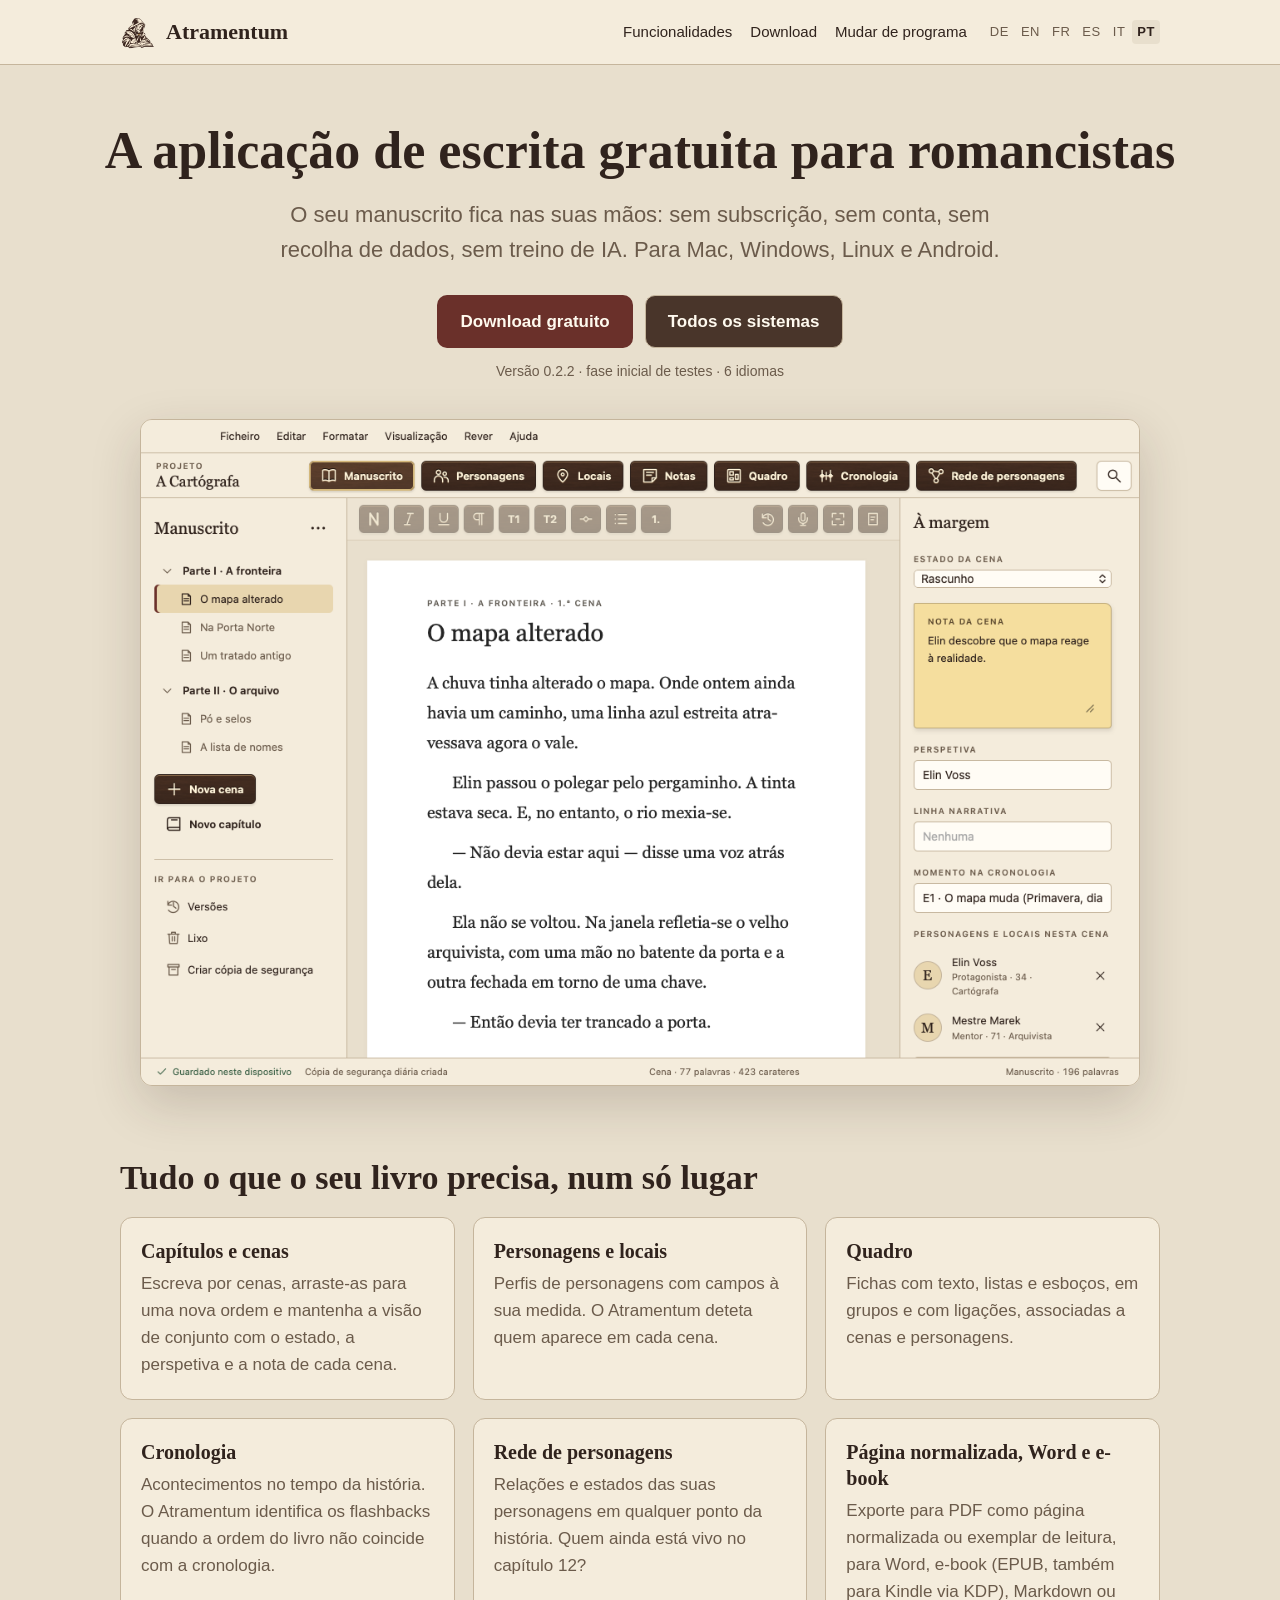
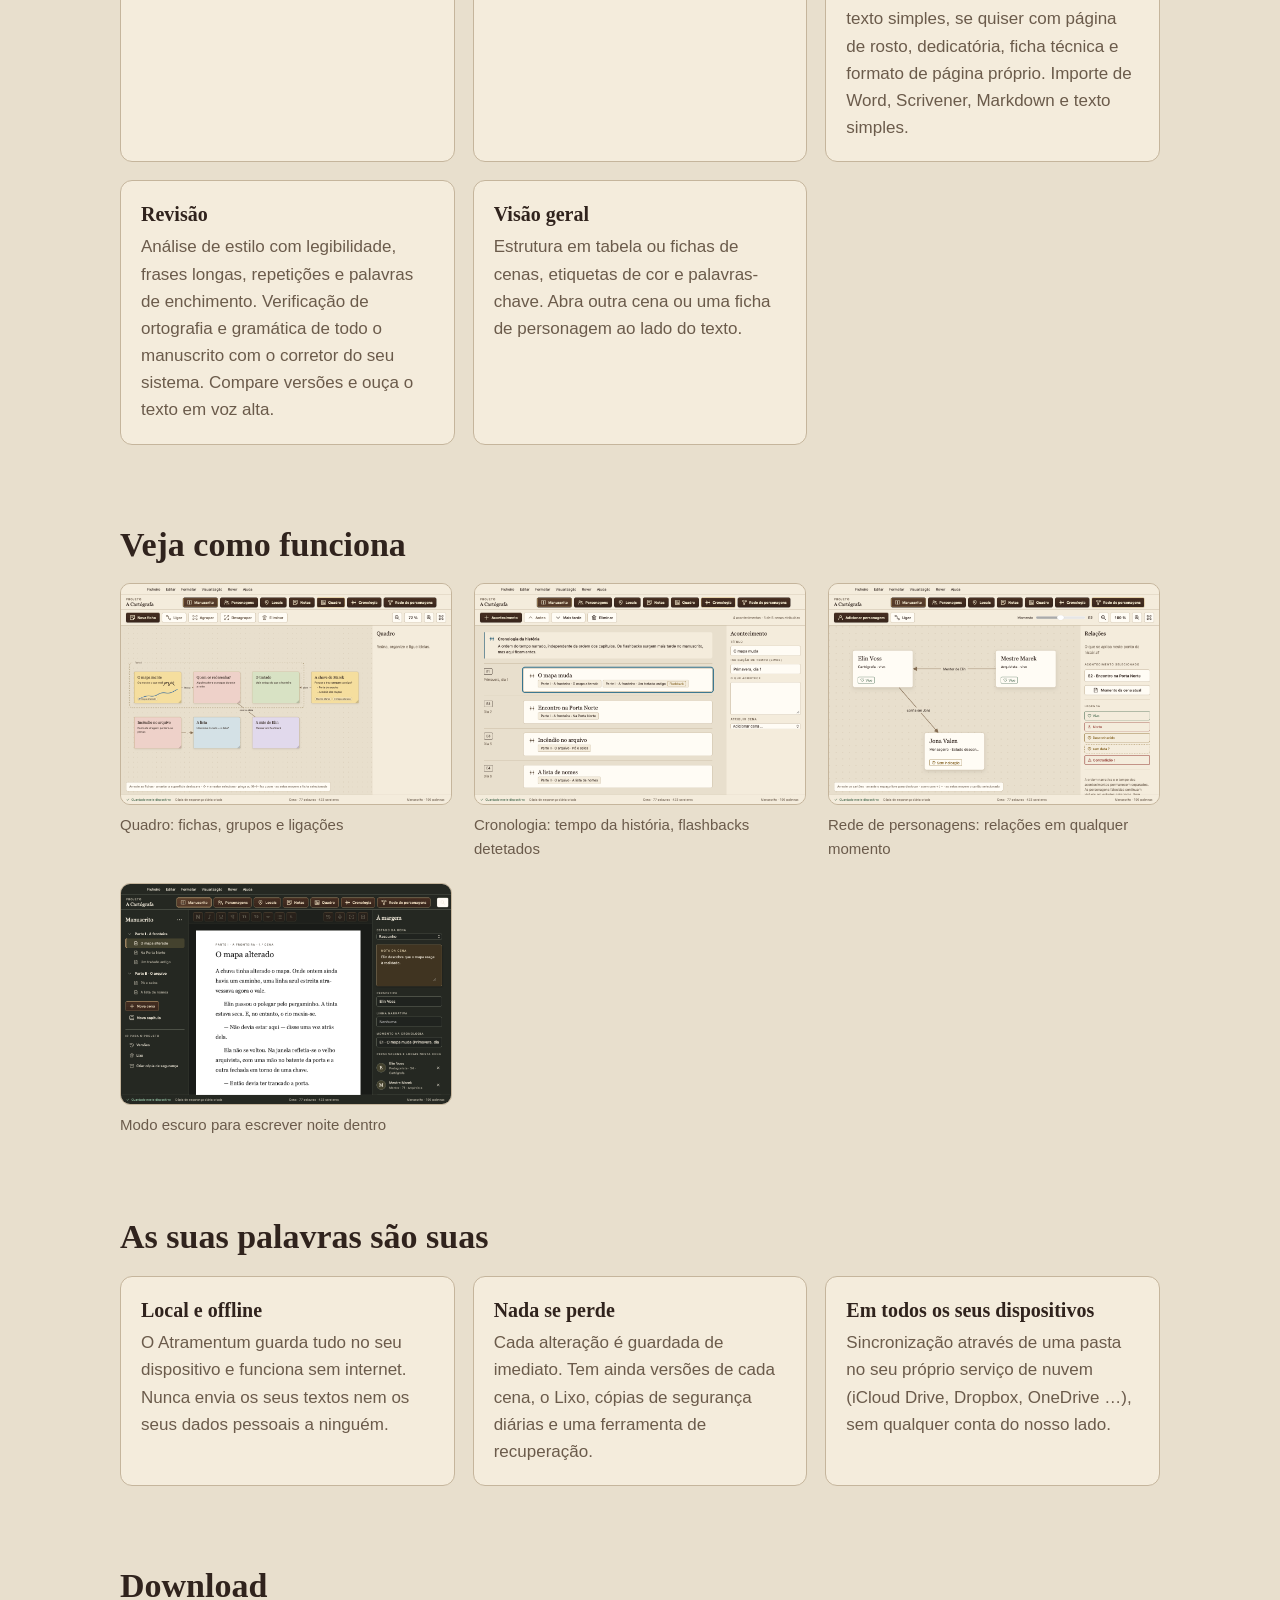
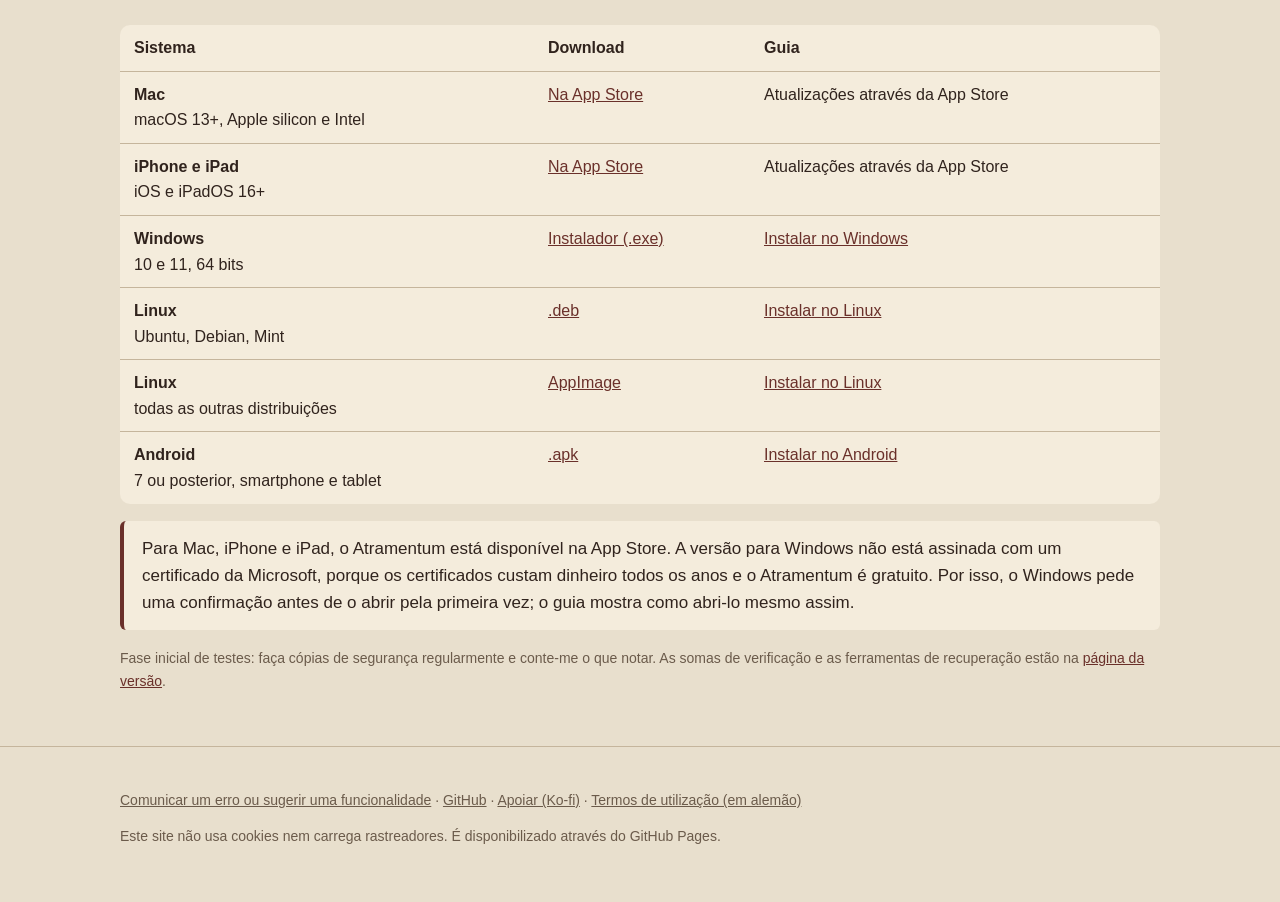
<file: docs/pt/index.html>
<!doctype html>
<html lang="pt">
<head>
<meta charset="utf-8">
<meta name="viewport" content="width=device-width, initial-scale=1">
<title>Atramentum – aplicação gratuita para escrever romances no Mac, Windows, Linux e Android</title>
<meta name="description" content="O Atramentum é uma aplicação de escrita gratuita para romancistas: capítulos e cenas, personagens, quadro, cronologia e rede de personagens. Offline, sem subscrição, sem conta. Para Mac, Windows, Linux e Android.">
<link rel="canonical" href="https://sammielpadre.github.io/Atramentum/pt/">
<link rel="alternate" hreflang="de" href="https://sammielpadre.github.io/Atramentum/">
<link rel="alternate" hreflang="en" href="https://sammielpadre.github.io/Atramentum/en/">
<link rel="alternate" hreflang="fr" href="https://sammielpadre.github.io/Atramentum/fr/">
<link rel="alternate" hreflang="es" href="https://sammielpadre.github.io/Atramentum/es/">
<link rel="alternate" hreflang="it" href="https://sammielpadre.github.io/Atramentum/it/">
<link rel="alternate" hreflang="pt" href="https://sammielpadre.github.io/Atramentum/pt/">
<link rel="alternate" hreflang="x-default" href="https://sammielpadre.github.io/Atramentum/en/">
<meta property="og:type" content="website">
<meta property="og:title" content="Atramentum – aplicação gratuita para escrever romances">
<meta property="og:description" content="Sem subscrição, sem conta, sem recolha de dados, sem treino de IA. Para Mac, Windows, Linux e Android.">
<meta property="og:image" content="https://sammielpadre.github.io/Atramentum/vorschau-pt.png">
<meta property="og:url" content="https://sammielpadre.github.io/Atramentum/pt/">
<meta name="twitter:card" content="summary_large_image">
<link rel="icon" type="image/png" href="../symbol.png">
<link rel="stylesheet" href="../seite.css">
<script type="application/ld+json">
{"@context":"https://schema.org","@type":"SoftwareApplication","name":"Atramentum","applicationCategory":"ProductivityApplication",
 "operatingSystem":"macOS, Windows, Linux, Android","offers":{"@type":"Offer","price":"0","priceCurrency":"USD"},
 "url":"https://sammielpadre.github.io/Atramentum/pt/","inLanguage":["en","de","fr","es","pt","it"]}
</script>
</head>
<body>
<header class="kopf">
  <div class="huelle">
    <a class="marke" href="./"><img src="../symbol.png" alt="" width="36" height="36">Atramentum</a>
    <nav class="oben" aria-label="Menu principal">
      <a href="#features">Funcionalidades</a>
      <a href="#download">Download</a>
      <a href="alternative.html">Mudar de programa</a>
      <span class="sprachwahl" aria-label="Language"><a href="../" hreflang="de" lang="de" title="Deutsch">DE</a><a href="../en/" hreflang="en" lang="en" title="English">EN</a><a href="../fr/" hreflang="fr" lang="fr" title="Français">FR</a><a href="../es/" hreflang="es" lang="es" title="Español">ES</a><a href="../it/" hreflang="it" lang="it" title="Italiano">IT</a><a href="./" lang="pt" title="Português" aria-current="true">PT</a></span>
    </nav>
  </div>
</header>

<main>
  <div class="huelle held">
    <h1>A aplicação de escrita gratuita para romancistas</h1>
    <p class="unterzeile">O seu manuscrito fica nas suas mãos: sem subscrição, sem conta, sem recolha de dados, sem treino de IA. Para Mac, Windows, Linux e Android.</p>
    <div class="knoepfe">
      <a class="knopf haupt" href="https://github.com/SammiElPadre/Atramentum/releases/latest" data-hauptdownload="Download para {system}">Download gratuito</a>
      <a class="knopf" href="#download">Todos os sistemas</a>
    </div>
    <p class="klein">Versão <span data-version>0.2.2</span> · fase inicial de testes · 6 idiomas<span data-downloads hidden> · <span data-zahl></span> downloads</span></p>
    <img class="bildschirm" src="../bilder/pt/manuskript.png" width="1200" height="800" alt="Atramentum com capítulos e cenas à esquerda, o texto ao centro e os dados da cena na margem">
  </div>

  <section id="features">
    <div class="huelle">
      <h2>Tudo o que o seu livro precisa, num só lugar</h2>
      <div class="raster">
        <div class="karte"><h3>Capítulos e cenas</h3><p>Escreva por cenas, arraste-as para uma nova ordem e mantenha a visão de conjunto com o estado, a perspetiva e a nota de cada cena.</p></div>
        <div class="karte"><h3>Personagens e locais</h3><p>Perfis de personagens com campos à sua medida. O Atramentum deteta quem aparece em cada cena.</p></div>
        <div class="karte"><h3>Quadro</h3><p>Fichas com texto, listas e esboços, em grupos e com ligações, associadas a cenas e personagens.</p></div>
        <div class="karte"><h3>Cronologia</h3><p>Acontecimentos no tempo da história. O Atramentum identifica os flashbacks quando a ordem do livro não coincide com a cronologia.</p></div>
        <div class="karte"><h3>Rede de personagens</h3><p>Relações e estados das suas personagens em qualquer ponto da história. Quem ainda está vivo no capítulo 12?</p></div>
        <div class="karte"><h3>Página normalizada, Word e e-book</h3><p>Exporte para PDF como página normalizada ou exemplar de leitura, para Word, e-book (EPUB, também para Kindle via KDP), Markdown ou texto simples, se quiser com página de rosto, dedicatória, ficha técnica e formato de página próprio. Importe de Word, Scrivener, Markdown e texto simples.</p></div>
        <div class="karte"><h3>Revisão</h3><p>Análise de estilo com legibilidade, frases longas, repetições e palavras de enchimento. Verificação de ortografia e gramática de todo o manuscrito com o corretor do seu sistema. Compare versões e ouça o texto em voz alta.</p></div>
        <div class="karte"><h3>Visão geral</h3><p>Estrutura em tabela ou fichas de cenas, etiquetas de cor e palavras-chave. Abra outra cena ou uma ficha de personagem ao lado do texto.</p></div>
      </div>
    </div>
  </section>

  <section>
    <div class="huelle">
      <h2>Veja como funciona</h2>
      <div class="ansichten">
        <figure><img src="../bilder/pt/pinnwand.png" width="1200" height="800" alt="Quadro com fichas coloridas, um grupo e ligações" loading="lazy"><figcaption>Quadro: fichas, grupos e ligações</figcaption></figure>
        <figure><img src="../bilder/pt/zeitstrahl.png" width="1200" height="800" alt="Cronologia com acontecimentos e as respetivas cenas" loading="lazy"><figcaption>Cronologia: tempo da história, flashbacks detetados</figcaption></figure>
        <figure><img src="../bilder/pt/figurennetz.png" width="1200" height="800" alt="Rede de personagens com três personagens e as suas relações" loading="lazy"><figcaption>Rede de personagens: relações em qualquer momento</figcaption></figure>
        <figure><img src="../bilder/pt/manuskript-dunkel.png" width="1200" height="800" alt="Manuscrito em modo escuro" loading="lazy"><figcaption>Modo escuro para escrever noite dentro</figcaption></figure>
      </div>
    </div>
  </section>

  <section>
    <div class="huelle">
      <h2>As suas palavras são suas</h2>
      <div class="raster">
        <div class="karte"><h3>Local e offline</h3><p>O Atramentum guarda tudo no seu dispositivo e funciona sem internet. Nunca envia os seus textos nem os seus dados pessoais a ninguém.</p></div>
        <div class="karte"><h3>Nada se perde</h3><p>Cada alteração é guardada de imediato. Tem ainda versões de cada cena, o Lixo, cópias de segurança diárias e uma ferramenta de recuperação.</p></div>
        <div class="karte"><h3>Em todos os seus dispositivos</h3><p>Sincronização através de uma pasta no seu próprio serviço de nuvem (iCloud Drive, Dropbox, OneDrive …), sem qualquer conta do nosso lado.</p></div>
      </div>
    </div>
  </section>

  <section id="download">
    <div class="huelle">
      <h2>Download</h2>
      <div class="tabelle-huelle">
        <table>
          <thead><tr><th>Sistema</th><th>Download</th><th>Guia</th></tr></thead>
          <tbody>
            <tr><td><strong>Mac</strong><br>macOS 13+, Apple silicon e Intel</td><td><a href="https://apps.apple.com/app/id6834542214">Na App Store</a></td><td>Atualizações através da App Store</td></tr>
            <tr><td><strong>iPhone e iPad</strong><br>iOS e iPadOS 16+</td><td><a href="https://apps.apple.com/app/id6834542214">Na App Store</a></td><td>Atualizações através da App Store</td></tr>
            <tr><td><strong>Windows</strong><br>10 e 11, 64 bits</td><td><a data-plattform="windows" href="https://github.com/SammiElPadre/Atramentum/releases/latest">Instalador (.exe)</a></td><td><a href="https://github.com/SammiElPadre/Atramentum/blob/main/docs/Installation-Windows.pt.txt">Instalar no Windows</a></td></tr>
            <tr><td><strong>Linux</strong><br>Ubuntu, Debian, Mint</td><td><a data-plattform="linux-deb" href="https://github.com/SammiElPadre/Atramentum/releases/latest">.deb</a></td><td><a href="https://github.com/SammiElPadre/Atramentum/blob/main/docs/Installation-Linux.pt.txt">Instalar no Linux</a></td></tr>
            <tr><td><strong>Linux</strong><br>todas as outras distribuições</td><td><a data-plattform="linux-appimage" href="https://github.com/SammiElPadre/Atramentum/releases/latest">AppImage</a></td><td><a href="https://github.com/SammiElPadre/Atramentum/blob/main/docs/Installation-Linux.pt.txt">Instalar no Linux</a></td></tr>
            <tr><td><strong>Android</strong><br>7 ou posterior, smartphone e tablet</td><td><a data-plattform="android" href="https://github.com/SammiElPadre/Atramentum/releases/latest">.apk</a></td><td><a href="https://github.com/SammiElPadre/Atramentum/blob/main/docs/Installation-Android.pt.txt">Instalar no Android</a></td></tr>
          </tbody>
        </table>
      </div>
      <p class="hinweis">Para Mac, iPhone e iPad, o Atramentum está disponível na App Store. A versão para Windows não está assinada com um certificado da Microsoft, porque os certificados custam dinheiro todos os anos e o Atramentum é gratuito. Por isso, o Windows pede uma confirmação antes de o abrir pela primeira vez; o guia mostra como abri-lo mesmo assim.</p>
      <p class="klein">Fase inicial de testes: faça cópias de segurança regularmente e conte-me o que notar. As somas de verificação e as ferramentas de recuperação estão na <a href="https://github.com/SammiElPadre/Atramentum/releases/latest">página da versão</a>.</p>
    </div>
  </section>
</main>

<footer class="fuss">
  <div class="huelle">
    <p><a href="https://github.com/SammiElPadre/Atramentum/issues/new/choose">Comunicar um erro ou sugerir uma funcionalidade</a> · <a href="https://github.com/SammiElPadre/Atramentum/blob/main/README.en.md">GitHub</a> · <a href="https://ko-fi.com/sammielpadre">Apoiar (Ko-fi)</a> · <a href="https://github.com/SammiElPadre/Atramentum/blob/main/LIZENZ.txt">Termos de utilização (em alemão)</a></p>
    <p>Este site não usa cookies nem carrega rastreadores. É disponibilizado através do GitHub Pages.</p>
  </div>
</footer>
<script src="../seite.js"></script>
</body>
</html>
</file>
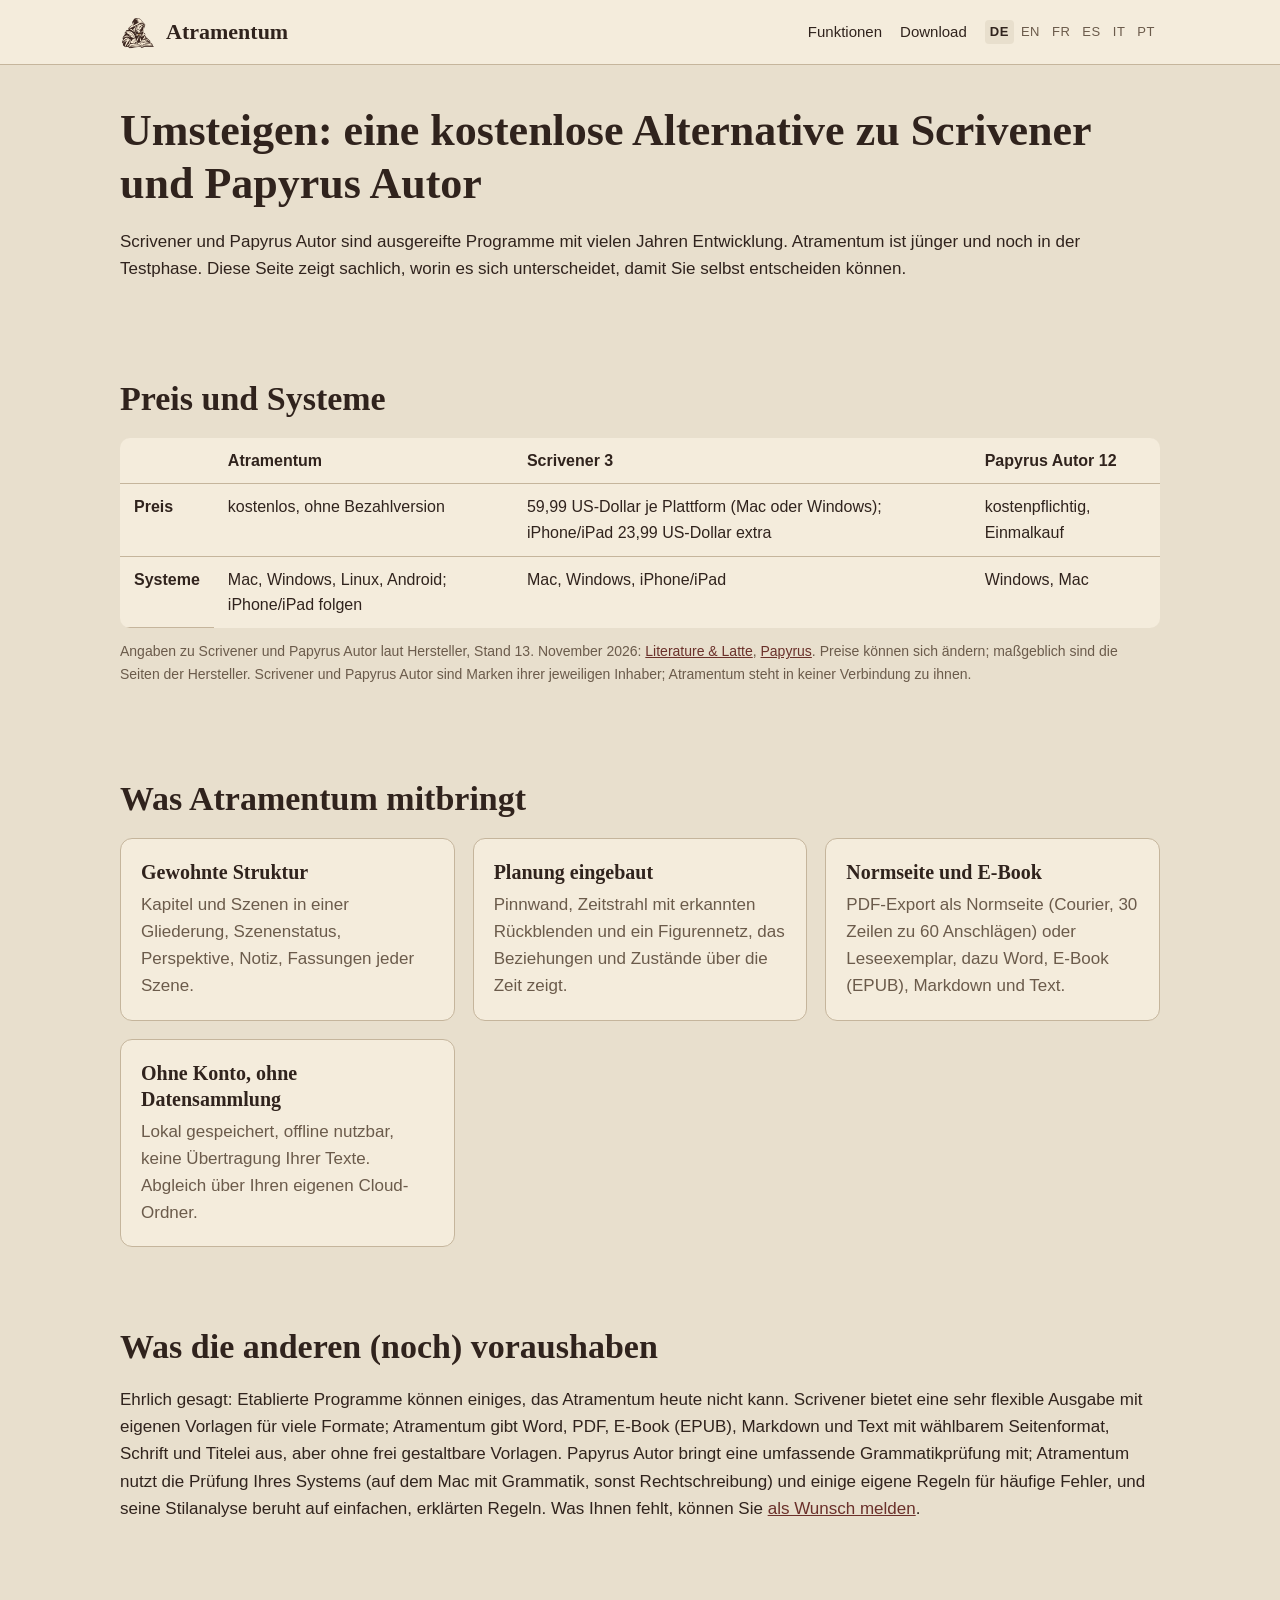
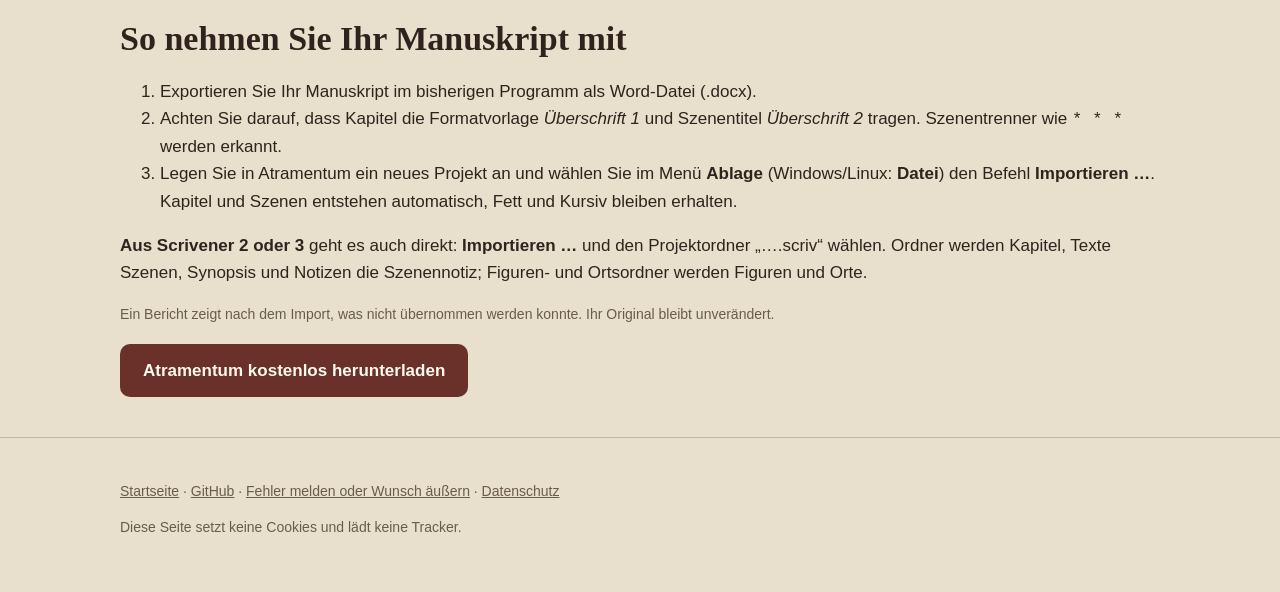
<file: docs/alternative.html>
<!doctype html>
<html lang="de">
<head>
<meta charset="utf-8">
<meta name="viewport" content="width=device-width, initial-scale=1">
<title>Kostenlose Alternative zu Scrivener und Papyrus Autor – Atramentum</title>
<meta name="description" content="Sie suchen eine kostenlose Alternative zu Scrivener oder Papyrus Autor? Atramentum im sachlichen Vergleich: Preis, Systeme, Funktionen und wie Sie Ihr Manuskript mitnehmen.">
<link rel="canonical" href="https://sammielpadre.github.io/Atramentum/alternative.html">
<link rel="alternate" hreflang="de" href="https://sammielpadre.github.io/Atramentum/alternative.html">
<link rel="alternate" hreflang="en" href="https://sammielpadre.github.io/Atramentum/en/alternative.html">
<link rel="alternate" hreflang="fr" href="https://sammielpadre.github.io/Atramentum/fr/alternative.html">
<link rel="alternate" hreflang="es" href="https://sammielpadre.github.io/Atramentum/es/alternative.html">
<link rel="alternate" hreflang="it" href="https://sammielpadre.github.io/Atramentum/it/alternative.html">
<link rel="alternate" hreflang="pt" href="https://sammielpadre.github.io/Atramentum/pt/alternative.html">
<link rel="alternate" hreflang="x-default" href="https://sammielpadre.github.io/Atramentum/en/alternative.html">
<meta property="og:title" content="Kostenlose Alternative zu Scrivener und Papyrus Autor">
<meta property="og:image" content="https://sammielpadre.github.io/Atramentum/vorschau.png">
<link rel="icon" type="image/png" href="symbol.png">
<link rel="stylesheet" href="seite.css">
</head>
<body>
<header class="kopf">
  <div class="huelle">
    <a class="marke" href="./"><img src="symbol.png" alt="" width="36" height="36">Atramentum</a>
    <nav class="oben" aria-label="Hauptmenü">
      <a href="./#funktionen">Funktionen</a>
      <a href="./#download">Download</a>
      <span class="sprachwahl" aria-label="Language"><a href="alternative.html" lang="de" title="Deutsch" aria-current="true">DE</a><a href="en/alternative.html" hreflang="en" lang="en" title="English">EN</a><a href="fr/alternative.html" hreflang="fr" lang="fr" title="Français">FR</a><a href="es/alternative.html" hreflang="es" lang="es" title="Español">ES</a><a href="it/alternative.html" hreflang="it" lang="it" title="Italiano">IT</a><a href="pt/alternative.html" hreflang="pt" lang="pt" title="Português">PT</a></span>
    </nav>
  </div>
</header>

<main>
  <section>
    <div class="huelle">
      <h1 style="font: 600 clamp(30px,5vw,44px)/1.2 var(--serif); margin: 0 0 16px;">Umsteigen: eine kostenlose Alternative zu Scrivener und Papyrus Autor</h1>
      <p>Scrivener und Papyrus Autor sind ausgereifte Programme mit vielen Jahren Entwicklung. Atramentum ist jünger und noch in der Testphase. Diese Seite zeigt sachlich, worin es sich unterscheidet, damit Sie selbst entscheiden können.</p>
    </div>
  </section>

  <section>
    <div class="huelle">
      <h2>Preis und Systeme</h2>
      <div class="tabelle-huelle">
        <table>
          <thead><tr><th></th><th>Atramentum</th><th>Scrivener 3</th><th>Papyrus Autor 12</th></tr></thead>
          <tbody>
            <tr><th>Preis</th><td>kostenlos, ohne Bezahlversion</td><td>59,99 US-Dollar je Plattform (Mac oder Windows); iPhone/iPad 23,99 US-Dollar extra</td><td>kostenpflichtig, Einmalkauf</td></tr>
            <tr><th>Systeme</th><td>Mac, Windows, Linux, Android; iPhone/iPad folgen</td><td>Mac, Windows, iPhone/iPad</td><td>Windows, Mac</td></tr>
          </tbody>
        </table>
      </div>
      <p class="klein">Angaben zu Scrivener und Papyrus Autor laut Hersteller, Stand 13. November 2026: <a href="https://www.literatureandlatte.com/store/scrivener">Literature &amp; Latte</a>, <a href="https://papyrus.de/en/pricing">Papyrus</a>. Preise können sich ändern; maßgeblich sind die Seiten der Hersteller. Scrivener und Papyrus Autor sind Marken ihrer jeweiligen Inhaber; Atramentum steht in keiner Verbindung zu ihnen.</p>
    </div>
  </section>

  <section>
    <div class="huelle">
      <h2>Was Atramentum mitbringt</h2>
      <div class="raster">
        <div class="karte"><h3>Gewohnte Struktur</h3><p>Kapitel und Szenen in einer Gliederung, Szenenstatus, Perspektive, Notiz, Fassungen jeder Szene.</p></div>
        <div class="karte"><h3>Planung eingebaut</h3><p>Pinnwand, Zeitstrahl mit erkannten Rückblenden und ein Figurennetz, das Beziehungen und Zustände über die Zeit zeigt.</p></div>
        <div class="karte"><h3>Normseite und E-Book</h3><p>PDF-Export als Normseite (Courier, 30 Zeilen zu 60 Anschlägen) oder Leseexemplar, dazu Word, E-Book (EPUB), Markdown und Text.</p></div>
        <div class="karte"><h3>Ohne Konto, ohne Datensammlung</h3><p>Lokal gespeichert, offline nutzbar, keine Übertragung Ihrer Texte. Abgleich über Ihren eigenen Cloud-Ordner.</p></div>
      </div>
    </div>
  </section>

  <section>
    <div class="huelle">
      <h2>Was die anderen (noch) voraushaben</h2>
      <p>Ehrlich gesagt: Etablierte Programme können einiges, das Atramentum heute nicht kann. Scrivener bietet eine sehr flexible Ausgabe mit eigenen Vorlagen für viele Formate; Atramentum gibt Word, PDF, E-Book (EPUB), Markdown und Text mit wählbarem Seitenformat, Schrift und Titelei aus, aber ohne frei gestaltbare Vorlagen. Papyrus Autor bringt eine umfassende Grammatikprüfung mit; Atramentum nutzt die Prüfung Ihres Systems (auf dem Mac mit Grammatik, sonst Rechtschreibung) und einige eigene Regeln für häufige Fehler, und seine Stilanalyse beruht auf einfachen, erklärten Regeln. Was Ihnen fehlt, können Sie <a href="https://github.com/SammiElPadre/Atramentum/issues/new/choose">als Wunsch melden</a>.</p>
    </div>
  </section>

  <section>
    <div class="huelle">
      <h2>So nehmen Sie Ihr Manuskript mit</h2>
      <ol>
        <li>Exportieren Sie Ihr Manuskript im bisherigen Programm als Word-Datei (.docx).</li>
        <li>Achten Sie darauf, dass Kapitel die Formatvorlage <em>Überschrift 1</em> und Szenentitel <em>Überschrift 2</em> tragen. Szenentrenner wie <code>* * *</code> werden erkannt.</li>
        <li>Legen Sie in Atramentum ein neues Projekt an und wählen Sie im Menü <strong>Ablage</strong> (Windows/Linux: <strong>Datei</strong>) den Befehl <strong>Importieren …</strong>. Kapitel und Szenen entstehen automatisch, Fett und Kursiv bleiben erhalten.</li>
      </ol>
      <p><strong>Aus Scrivener 2 oder 3</strong> geht es auch direkt: <strong>Importieren …</strong> und den Projektordner „….scriv“ wählen. Ordner werden Kapitel, Texte Szenen, Synopsis und Notizen die Szenennotiz; Figuren- und Ortsordner werden Figuren und Orte.</p>
      <p class="klein">Ein Bericht zeigt nach dem Import, was nicht übernommen werden konnte. Ihr Original bleibt unverändert.</p>
      <div class="knoepfe" style="justify-content:flex-start; margin-top: 18px;">
        <a class="knopf haupt" href="./#download">Atramentum kostenlos herunterladen</a>
      </div>
    </div>
  </section>
</main>

<footer class="fuss">
  <div class="huelle">
    <p><a href="./">Startseite</a> · <a href="https://github.com/SammiElPadre/Atramentum">GitHub</a> · <a href="https://github.com/SammiElPadre/Atramentum/issues/new/choose">Fehler melden oder Wunsch äußern</a> · <a href="datenschutz.html">Datenschutz</a></p>
    <p>Diese Seite setzt keine Cookies und lädt keine Tracker.</p>
  </div>
</footer>
</body>
</html>
</file>
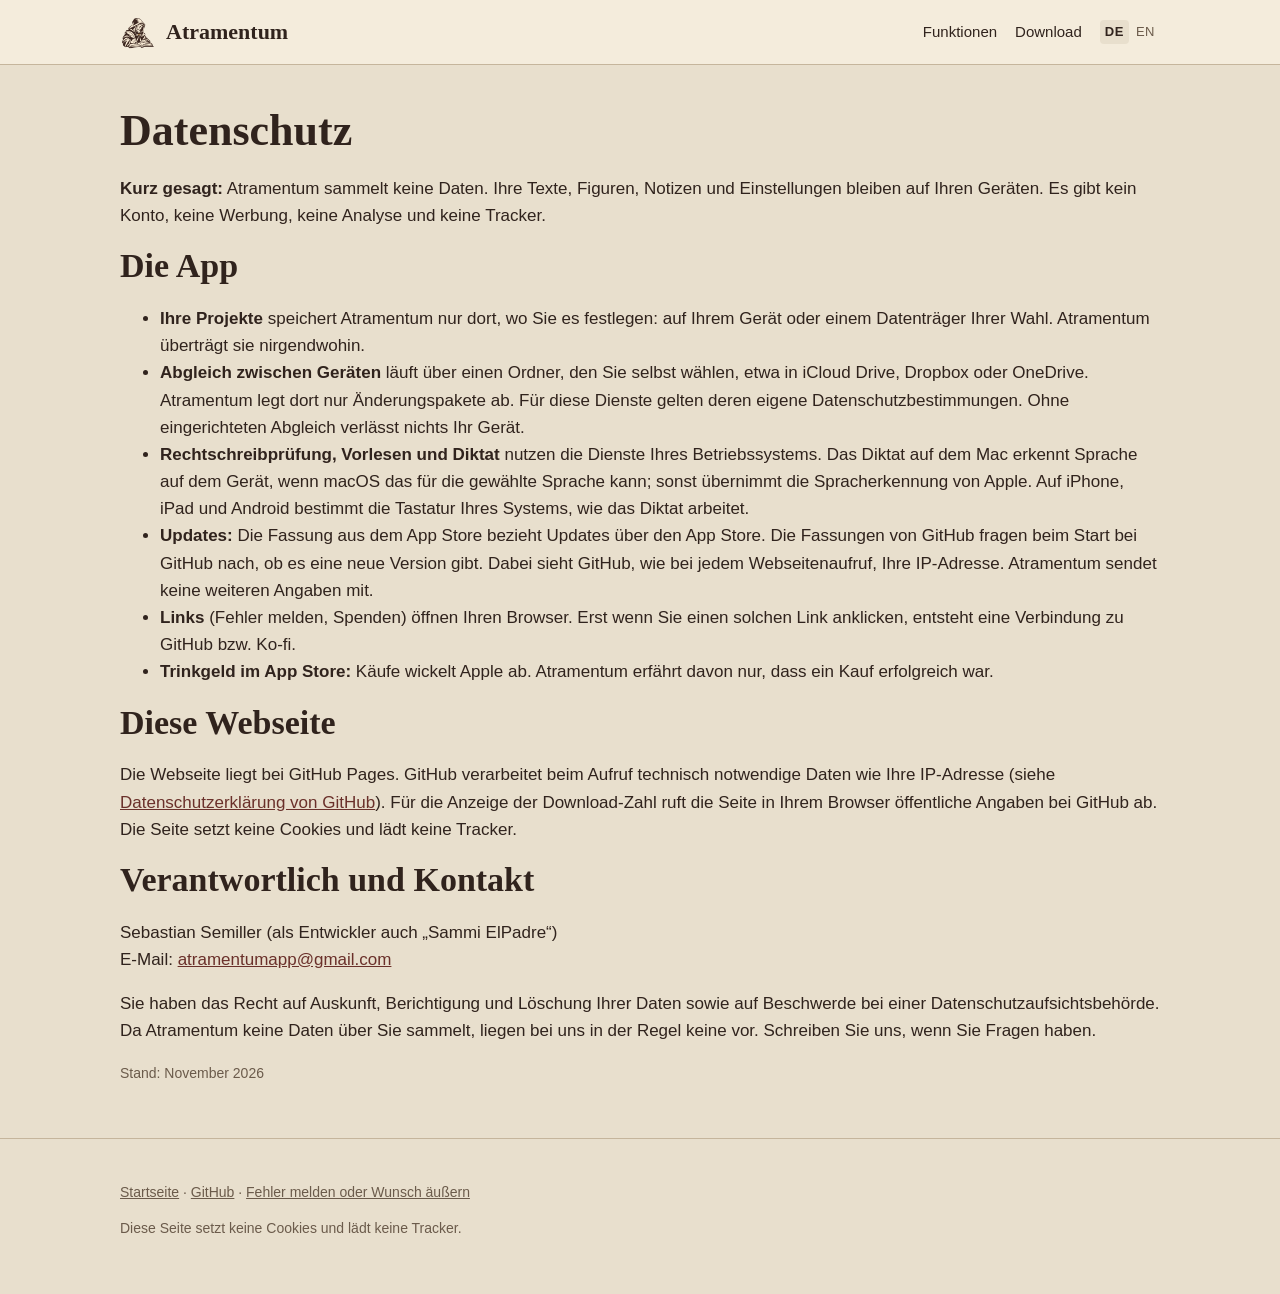
<file: docs/datenschutz.html>
<!doctype html>
<html lang="de">
<head>
<meta charset="utf-8">
<meta name="viewport" content="width=device-width, initial-scale=1">
<title>Datenschutz – Atramentum</title>
<meta name="description" content="Datenschutzerklärung für Atramentum: Ihre Texte bleiben auf Ihren Geräten. Atramentum sammelt keine Daten.">
<link rel="canonical" href="https://sammielpadre.github.io/Atramentum/datenschutz.html">
<link rel="alternate" hreflang="de" href="https://sammielpadre.github.io/Atramentum/datenschutz.html">
<link rel="alternate" hreflang="en" href="https://sammielpadre.github.io/Atramentum/en/privacy.html">
<meta property="og:title" content="Datenschutz – Atramentum">
<meta property="og:image" content="https://sammielpadre.github.io/Atramentum/vorschau.png">
<link rel="icon" type="image/png" href="symbol.png">
<link rel="stylesheet" href="seite.css">
</head>
<body>
<header class="kopf">
  <div class="huelle">
    <a class="marke" href="./"><img src="symbol.png" alt="" width="36" height="36">Atramentum</a>
    <nav class="oben" aria-label="Hauptmenü">
      <a href="./#funktionen">Funktionen</a>
      <a href="./#download">Download</a>
      <span class="sprachwahl" aria-label="Language"><a href="datenschutz.html" lang="de" title="Deutsch" aria-current="true">DE</a><a href="en/privacy.html" hreflang="en" lang="en" title="English">EN</a></span>
    </nav>
  </div>
</header>

<main>
  <section>
    <div class="huelle">
      <h1 style="font: 600 clamp(30px,5vw,44px)/1.2 var(--serif); margin: 0 0 16px;">Datenschutz</h1>
      <p><strong>Kurz gesagt:</strong> Atramentum sammelt keine Daten. Ihre Texte, Figuren, Notizen und Einstellungen bleiben auf Ihren Geräten. Es gibt kein Konto, keine Werbung, keine Analyse und keine Tracker.</p>

      <h2>Die App</h2>
      <ul>
        <li><strong>Ihre Projekte</strong> speichert Atramentum nur dort, wo Sie es festlegen: auf Ihrem Gerät oder einem Datenträger Ihrer Wahl. Atramentum überträgt sie nirgendwohin.</li>
        <li><strong>Abgleich zwischen Geräten</strong> läuft über einen Ordner, den Sie selbst wählen, etwa in iCloud Drive, Dropbox oder OneDrive. Atramentum legt dort nur Änderungspakete ab. Für diese Dienste gelten deren eigene Datenschutzbestimmungen. Ohne eingerichteten Abgleich verlässt nichts Ihr Gerät.</li>
        <li><strong>Rechtschreibprüfung, Vorlesen und Diktat</strong> nutzen die Dienste Ihres Betriebssystems. Das Diktat auf dem Mac erkennt Sprache auf dem Gerät, wenn macOS das für die gewählte Sprache kann; sonst übernimmt die Spracherkennung von Apple. Auf iPhone, iPad und Android bestimmt die Tastatur Ihres Systems, wie das Diktat arbeitet.</li>
        <li><strong>Updates:</strong> Die Fassung aus dem App Store bezieht Updates über den App Store. Die Fassungen von GitHub fragen beim Start bei GitHub nach, ob es eine neue Version gibt. Dabei sieht GitHub, wie bei jedem Webseitenaufruf, Ihre IP-Adresse. Atramentum sendet keine weiteren Angaben mit.</li>
        <li><strong>Links</strong> (Fehler melden, Spenden) öffnen Ihren Browser. Erst wenn Sie einen solchen Link anklicken, entsteht eine Verbindung zu GitHub bzw. Ko-fi.</li>
        <li><strong>Trinkgeld im App Store:</strong> Käufe wickelt Apple ab. Atramentum erfährt davon nur, dass ein Kauf erfolgreich war.</li>
      </ul>

      <h2>Diese Webseite</h2>
      <p>Die Webseite liegt bei GitHub Pages. GitHub verarbeitet beim Aufruf technisch notwendige Daten wie Ihre IP-Adresse (siehe <a href="https://docs.github.com/de/site-policy/privacy-policies/github-general-privacy-statement">Datenschutzerklärung von GitHub</a>). Für die Anzeige der Download-Zahl ruft die Seite in Ihrem Browser öffentliche Angaben bei GitHub ab. Die Seite setzt keine Cookies und lädt keine Tracker.</p>

      <h2>Verantwortlich und Kontakt</h2>
      <p>Sebastian Semiller (als Entwickler auch „Sammi ElPadre“)<br>
      E-Mail: <a href="mailto:atramentumapp@gmail.com">atramentumapp@gmail.com</a></p>
      <p>Sie haben das Recht auf Auskunft, Berichtigung und Löschung Ihrer Daten sowie auf Beschwerde bei einer Datenschutzaufsichtsbehörde. Da Atramentum keine Daten über Sie sammelt, liegen bei uns in der Regel keine vor. Schreiben Sie uns, wenn Sie Fragen haben.</p>
      <p class="klein">Stand: November 2026</p>
    </div>
  </section>
</main>

<footer class="fuss">
  <div class="huelle">
    <p><a href="./">Startseite</a> · <a href="https://github.com/SammiElPadre/Atramentum">GitHub</a> · <a href="https://github.com/SammiElPadre/Atramentum/issues/new/choose">Fehler melden oder Wunsch äußern</a></p>
    <p>Diese Seite setzt keine Cookies und lädt keine Tracker.</p>
  </div>
</footer>
</body>
</html>
</file>
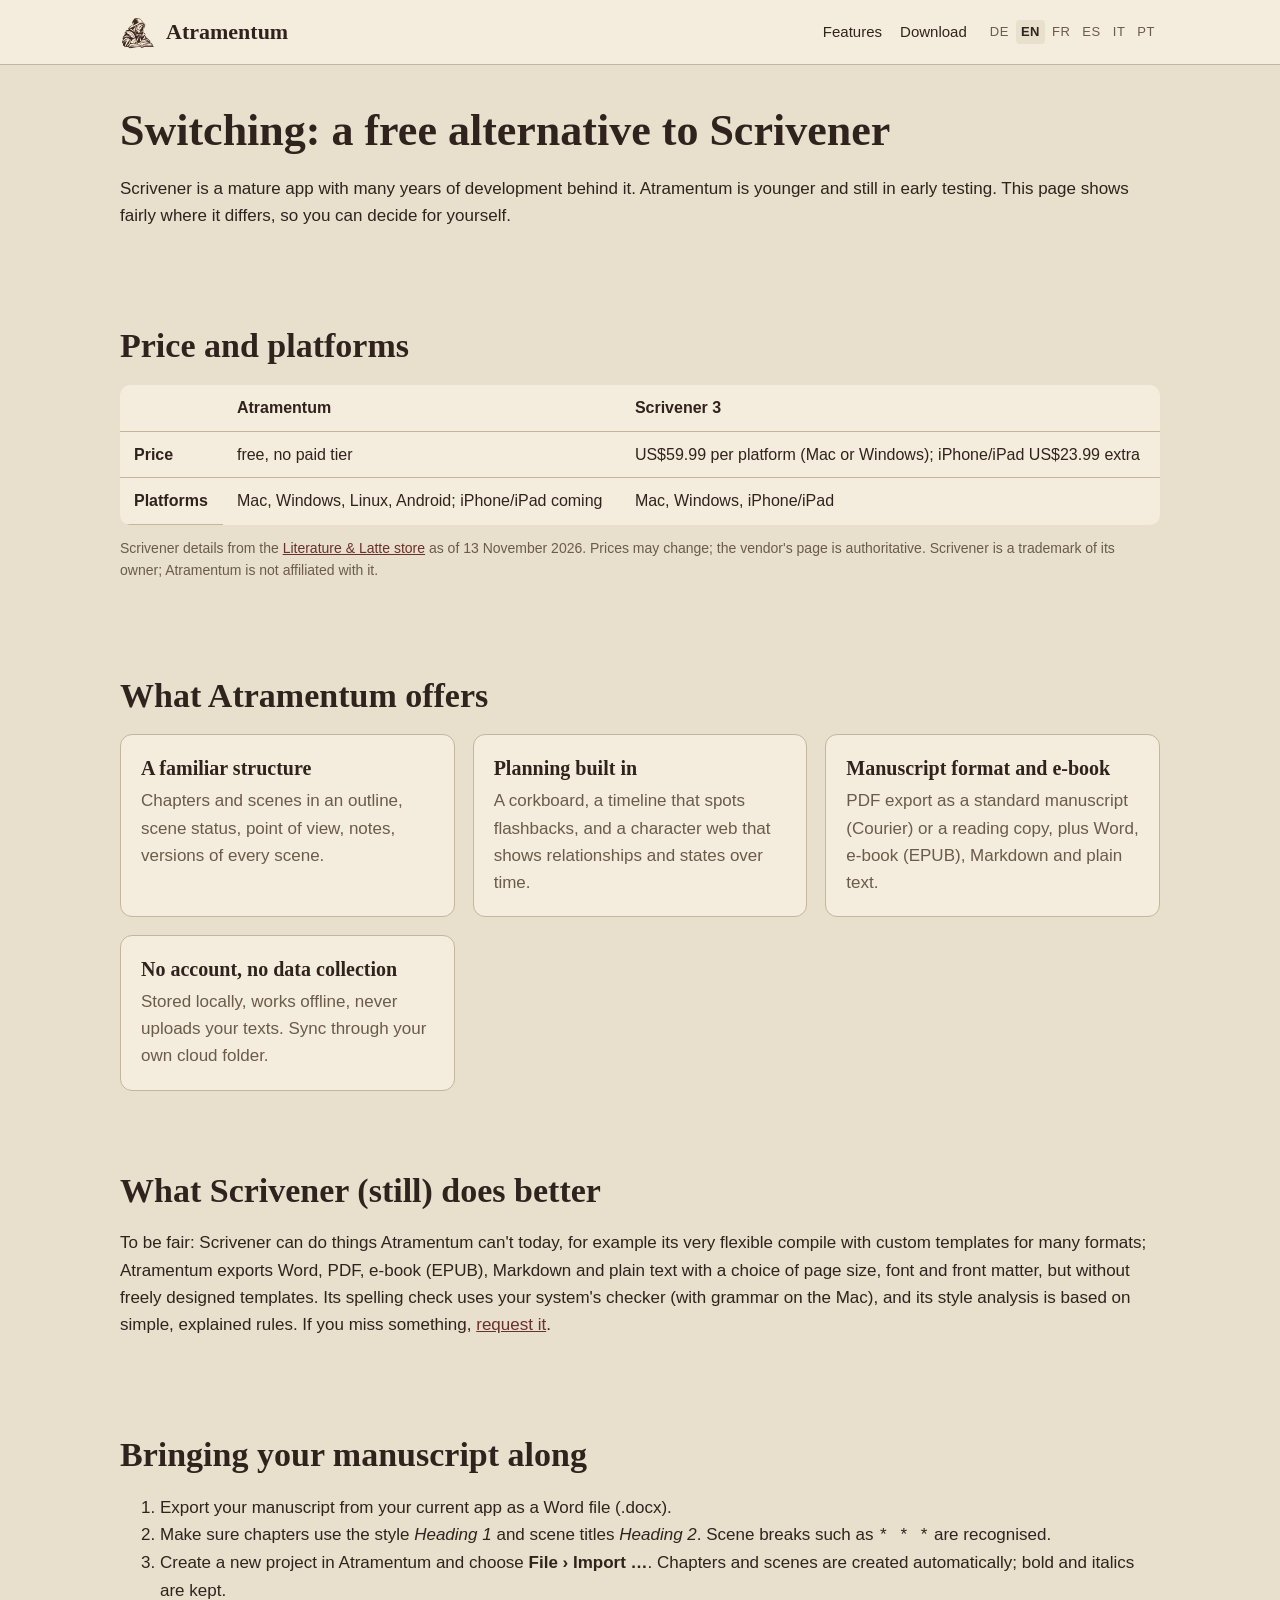
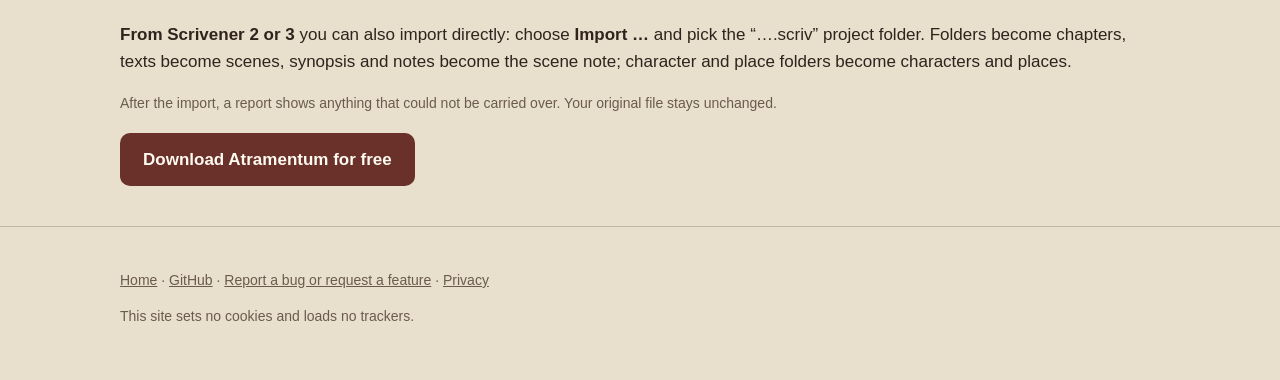
<file: docs/en/alternative.html>
<!doctype html>
<html lang="en">
<head>
<meta charset="utf-8">
<meta name="viewport" content="width=device-width, initial-scale=1">
<title>A free Scrivener alternative for Mac, Windows, Linux and Android – Atramentum</title>
<meta name="description" content="Looking for a free alternative to Scrivener? Atramentum compared fairly: price, platforms, features, and how to bring your manuscript along.">
<link rel="canonical" href="https://sammielpadre.github.io/Atramentum/en/alternative.html">
<link rel="alternate" hreflang="de" href="https://sammielpadre.github.io/Atramentum/alternative.html">
<link rel="alternate" hreflang="en" href="https://sammielpadre.github.io/Atramentum/en/alternative.html">
<link rel="alternate" hreflang="fr" href="https://sammielpadre.github.io/Atramentum/fr/alternative.html">
<link rel="alternate" hreflang="es" href="https://sammielpadre.github.io/Atramentum/es/alternative.html">
<link rel="alternate" hreflang="it" href="https://sammielpadre.github.io/Atramentum/it/alternative.html">
<link rel="alternate" hreflang="pt" href="https://sammielpadre.github.io/Atramentum/pt/alternative.html">
<link rel="alternate" hreflang="x-default" href="https://sammielpadre.github.io/Atramentum/en/alternative.html">
<meta property="og:title" content="A free Scrivener alternative – Atramentum">
<meta property="og:image" content="https://sammielpadre.github.io/Atramentum/vorschau-en.png">
<link rel="icon" type="image/png" href="../symbol.png">
<link rel="stylesheet" href="../seite.css">
</head>
<body>
<header class="kopf">
  <div class="huelle">
    <a class="marke" href="./"><img src="../symbol.png" alt="" width="36" height="36">Atramentum</a>
    <nav class="oben" aria-label="Main menu">
      <a href="./#features">Features</a>
      <a href="./#download">Download</a>
      <span class="sprachwahl" aria-label="Language"><a href="../alternative.html" hreflang="de" lang="de" title="Deutsch">DE</a><a href="alternative.html" lang="en" title="English" aria-current="true">EN</a><a href="../fr/alternative.html" hreflang="fr" lang="fr" title="Français">FR</a><a href="../es/alternative.html" hreflang="es" lang="es" title="Español">ES</a><a href="../it/alternative.html" hreflang="it" lang="it" title="Italiano">IT</a><a href="../pt/alternative.html" hreflang="pt" lang="pt" title="Português">PT</a></span>
    </nav>
  </div>
</header>

<main>
  <section>
    <div class="huelle">
      <h1 style="font: 600 clamp(30px,5vw,44px)/1.2 var(--serif); margin: 0 0 16px;">Switching: a free alternative to Scrivener</h1>
      <p>Scrivener is a mature app with many years of development behind it. Atramentum is younger and still in early testing. This page shows fairly where it differs, so you can decide for yourself.</p>
    </div>
  </section>

  <section>
    <div class="huelle">
      <h2>Price and platforms</h2>
      <div class="tabelle-huelle">
        <table>
          <thead><tr><th></th><th>Atramentum</th><th>Scrivener 3</th></tr></thead>
          <tbody>
            <tr><th>Price</th><td>free, no paid tier</td><td>US$59.99 per platform (Mac or Windows); iPhone/iPad US$23.99 extra</td></tr>
            <tr><th>Platforms</th><td>Mac, Windows, Linux, Android; iPhone/iPad coming</td><td>Mac, Windows, iPhone/iPad</td></tr>
          </tbody>
        </table>
      </div>
      <p class="klein">Scrivener details from the <a href="https://www.literatureandlatte.com/store/scrivener">Literature &amp; Latte store</a> as of 13 November 2026. Prices may change; the vendor's page is authoritative. Scrivener is a trademark of its owner; Atramentum is not affiliated with it.</p>
    </div>
  </section>

  <section>
    <div class="huelle">
      <h2>What Atramentum offers</h2>
      <div class="raster">
        <div class="karte"><h3>A familiar structure</h3><p>Chapters and scenes in an outline, scene status, point of view, notes, versions of every scene.</p></div>
        <div class="karte"><h3>Planning built in</h3><p>A corkboard, a timeline that spots flashbacks, and a character web that shows relationships and states over time.</p></div>
        <div class="karte"><h3>Manuscript format and e-book</h3><p>PDF export as a standard manuscript (Courier) or a reading copy, plus Word, e-book (EPUB), Markdown and plain text.</p></div>
        <div class="karte"><h3>No account, no data collection</h3><p>Stored locally, works offline, never uploads your texts. Sync through your own cloud folder.</p></div>
      </div>
    </div>
  </section>

  <section>
    <div class="huelle">
      <h2>What Scrivener (still) does better</h2>
      <p>To be fair: Scrivener can do things Atramentum can't today, for example its very flexible compile with custom templates for many formats; Atramentum exports Word, PDF, e-book (EPUB), Markdown and plain text with a choice of page size, font and front matter, but without freely designed templates. Its spelling check uses your system's checker (with grammar on the Mac), and its style analysis is based on simple, explained rules. If you miss something, <a href="https://github.com/SammiElPadre/Atramentum/issues/new/choose">request it</a>.</p>
    </div>
  </section>

  <section>
    <div class="huelle">
      <h2>Bringing your manuscript along</h2>
      <ol>
        <li>Export your manuscript from your current app as a Word file (.docx).</li>
        <li>Make sure chapters use the style <em>Heading 1</em> and scene titles <em>Heading 2</em>. Scene breaks such as <code>* * *</code> are recognised.</li>
        <li>Create a new project in Atramentum and choose <strong>File › Import …</strong>. Chapters and scenes are created automatically; bold and italics are kept.</li>
      </ol>
      <p><strong>From Scrivener 2 or 3</strong> you can also import directly: choose <strong>Import …</strong> and pick the “….scriv” project folder. Folders become chapters, texts become scenes, synopsis and notes become the scene note; character and place folders become characters and places.</p>
      <p class="klein">After the import, a report shows anything that could not be carried over. Your original file stays unchanged.</p>
      <div class="knoepfe" style="justify-content:flex-start; margin-top: 18px;">
        <a class="knopf haupt" href="./#download">Download Atramentum for free</a>
      </div>
    </div>
  </section>
</main>

<footer class="fuss">
  <div class="huelle">
    <p><a href="./">Home</a> · <a href="https://github.com/SammiElPadre/Atramentum/blob/main/README.en.md">GitHub</a> · <a href="https://github.com/SammiElPadre/Atramentum/issues/new/choose">Report a bug or request a feature</a> · <a href="privacy.html">Privacy</a></p>
    <p>This site sets no cookies and loads no trackers.</p>
  </div>
</footer>
</body>
</html>
</file>
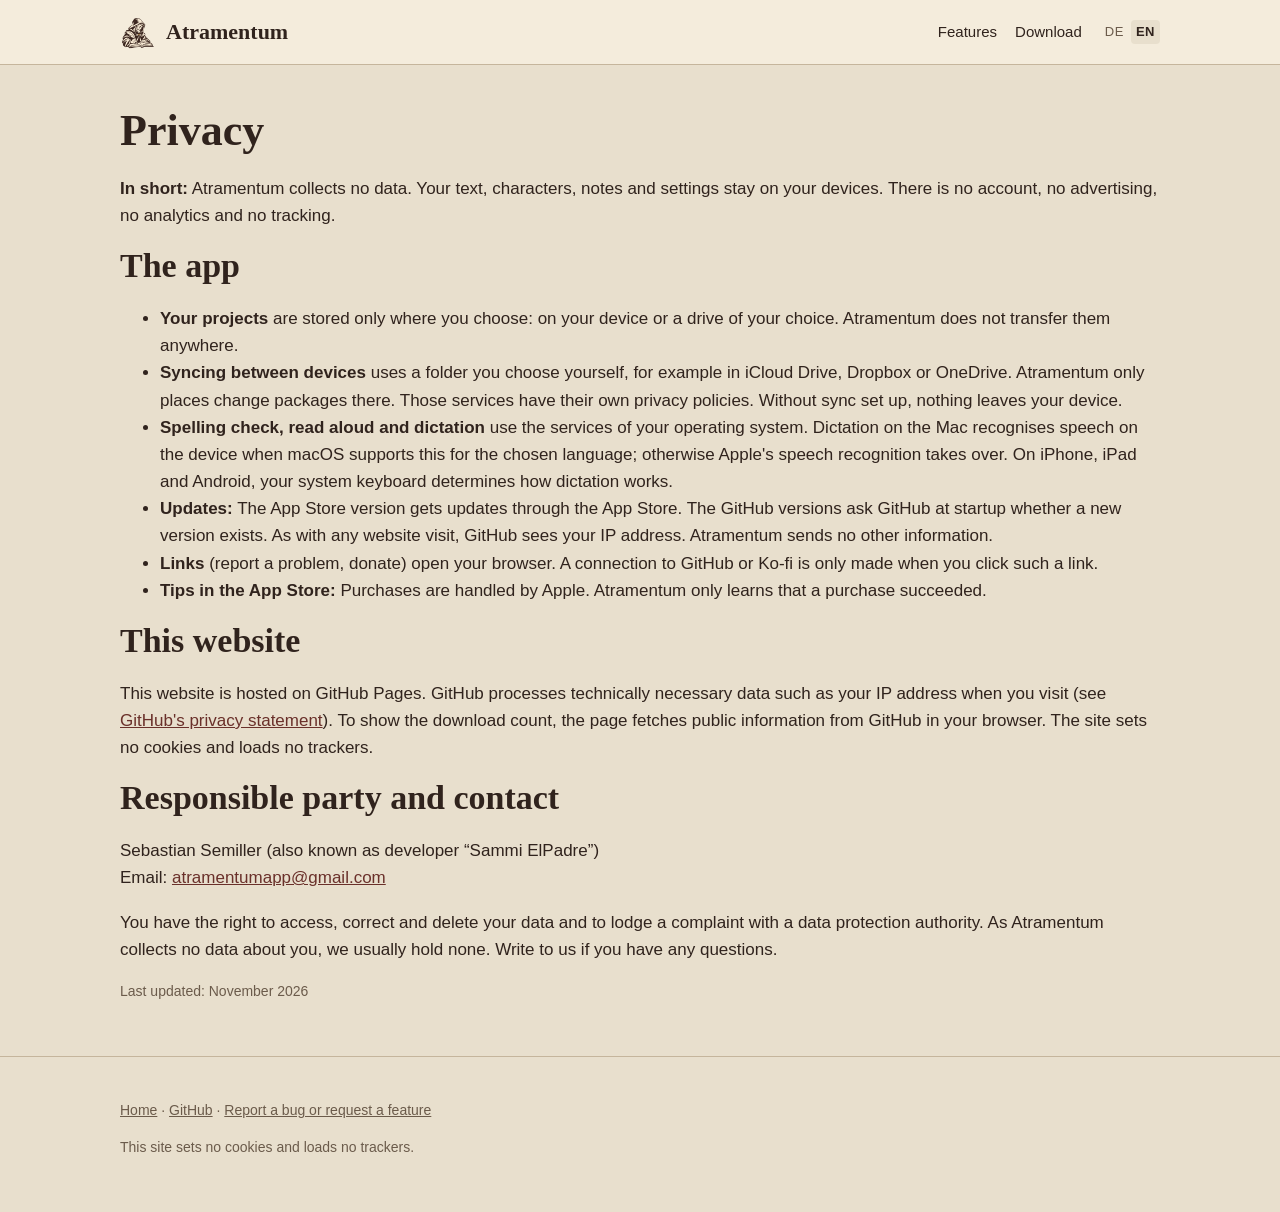
<file: docs/en/privacy.html>
<!doctype html>
<html lang="en">
<head>
<meta charset="utf-8">
<meta name="viewport" content="width=device-width, initial-scale=1">
<title>Privacy – Atramentum</title>
<meta name="description" content="Privacy policy for Atramentum: your writing stays on your devices. Atramentum collects no data.">
<link rel="canonical" href="https://sammielpadre.github.io/Atramentum/en/privacy.html">
<link rel="alternate" hreflang="de" href="https://sammielpadre.github.io/Atramentum/datenschutz.html">
<link rel="alternate" hreflang="en" href="https://sammielpadre.github.io/Atramentum/en/privacy.html">
<meta property="og:title" content="Privacy – Atramentum">
<meta property="og:image" content="https://sammielpadre.github.io/Atramentum/vorschau-en.png">
<link rel="icon" type="image/png" href="../symbol.png">
<link rel="stylesheet" href="../seite.css">
</head>
<body>
<header class="kopf">
  <div class="huelle">
    <a class="marke" href="./"><img src="../symbol.png" alt="" width="36" height="36">Atramentum</a>
    <nav class="oben" aria-label="Main menu">
      <a href="./#features">Features</a>
      <a href="./#download">Download</a>
      <span class="sprachwahl" aria-label="Language"><a href="../datenschutz.html" hreflang="de" lang="de" title="Deutsch">DE</a><a href="privacy.html" lang="en" title="English" aria-current="true">EN</a></span>
    </nav>
  </div>
</header>

<main>
  <section>
    <div class="huelle">
      <h1 style="font: 600 clamp(30px,5vw,44px)/1.2 var(--serif); margin: 0 0 16px;">Privacy</h1>
      <p><strong>In short:</strong> Atramentum collects no data. Your text, characters, notes and settings stay on your devices. There is no account, no advertising, no analytics and no tracking.</p>

      <h2>The app</h2>
      <ul>
        <li><strong>Your projects</strong> are stored only where you choose: on your device or a drive of your choice. Atramentum does not transfer them anywhere.</li>
        <li><strong>Syncing between devices</strong> uses a folder you choose yourself, for example in iCloud Drive, Dropbox or OneDrive. Atramentum only places change packages there. Those services have their own privacy policies. Without sync set up, nothing leaves your device.</li>
        <li><strong>Spelling check, read aloud and dictation</strong> use the services of your operating system. Dictation on the Mac recognises speech on the device when macOS supports this for the chosen language; otherwise Apple's speech recognition takes over. On iPhone, iPad and Android, your system keyboard determines how dictation works.</li>
        <li><strong>Updates:</strong> The App Store version gets updates through the App Store. The GitHub versions ask GitHub at startup whether a new version exists. As with any website visit, GitHub sees your IP address. Atramentum sends no other information.</li>
        <li><strong>Links</strong> (report a problem, donate) open your browser. A connection to GitHub or Ko-fi is only made when you click such a link.</li>
        <li><strong>Tips in the App Store:</strong> Purchases are handled by Apple. Atramentum only learns that a purchase succeeded.</li>
      </ul>

      <h2>This website</h2>
      <p>This website is hosted on GitHub Pages. GitHub processes technically necessary data such as your IP address when you visit (see <a href="https://docs.github.com/en/site-policy/privacy-policies/github-general-privacy-statement">GitHub's privacy statement</a>). To show the download count, the page fetches public information from GitHub in your browser. The site sets no cookies and loads no trackers.</p>

      <h2>Responsible party and contact</h2>
      <p>Sebastian Semiller (also known as developer “Sammi ElPadre”)<br>
      Email: <a href="mailto:atramentumapp@gmail.com">atramentumapp@gmail.com</a></p>
      <p>You have the right to access, correct and delete your data and to lodge a complaint with a data protection authority. As Atramentum collects no data about you, we usually hold none. Write to us if you have any questions.</p>
      <p class="klein">Last updated: November 2026</p>
    </div>
  </section>
</main>

<footer class="fuss">
  <div class="huelle">
    <p><a href="./">Home</a> · <a href="https://github.com/SammiElPadre/Atramentum/blob/main/README.en.md">GitHub</a> · <a href="https://github.com/SammiElPadre/Atramentum/issues/new/choose">Report a bug or request a feature</a></p>
    <p>This site sets no cookies and loads no trackers.</p>
  </div>
</footer>
</body>
</html>
</file>
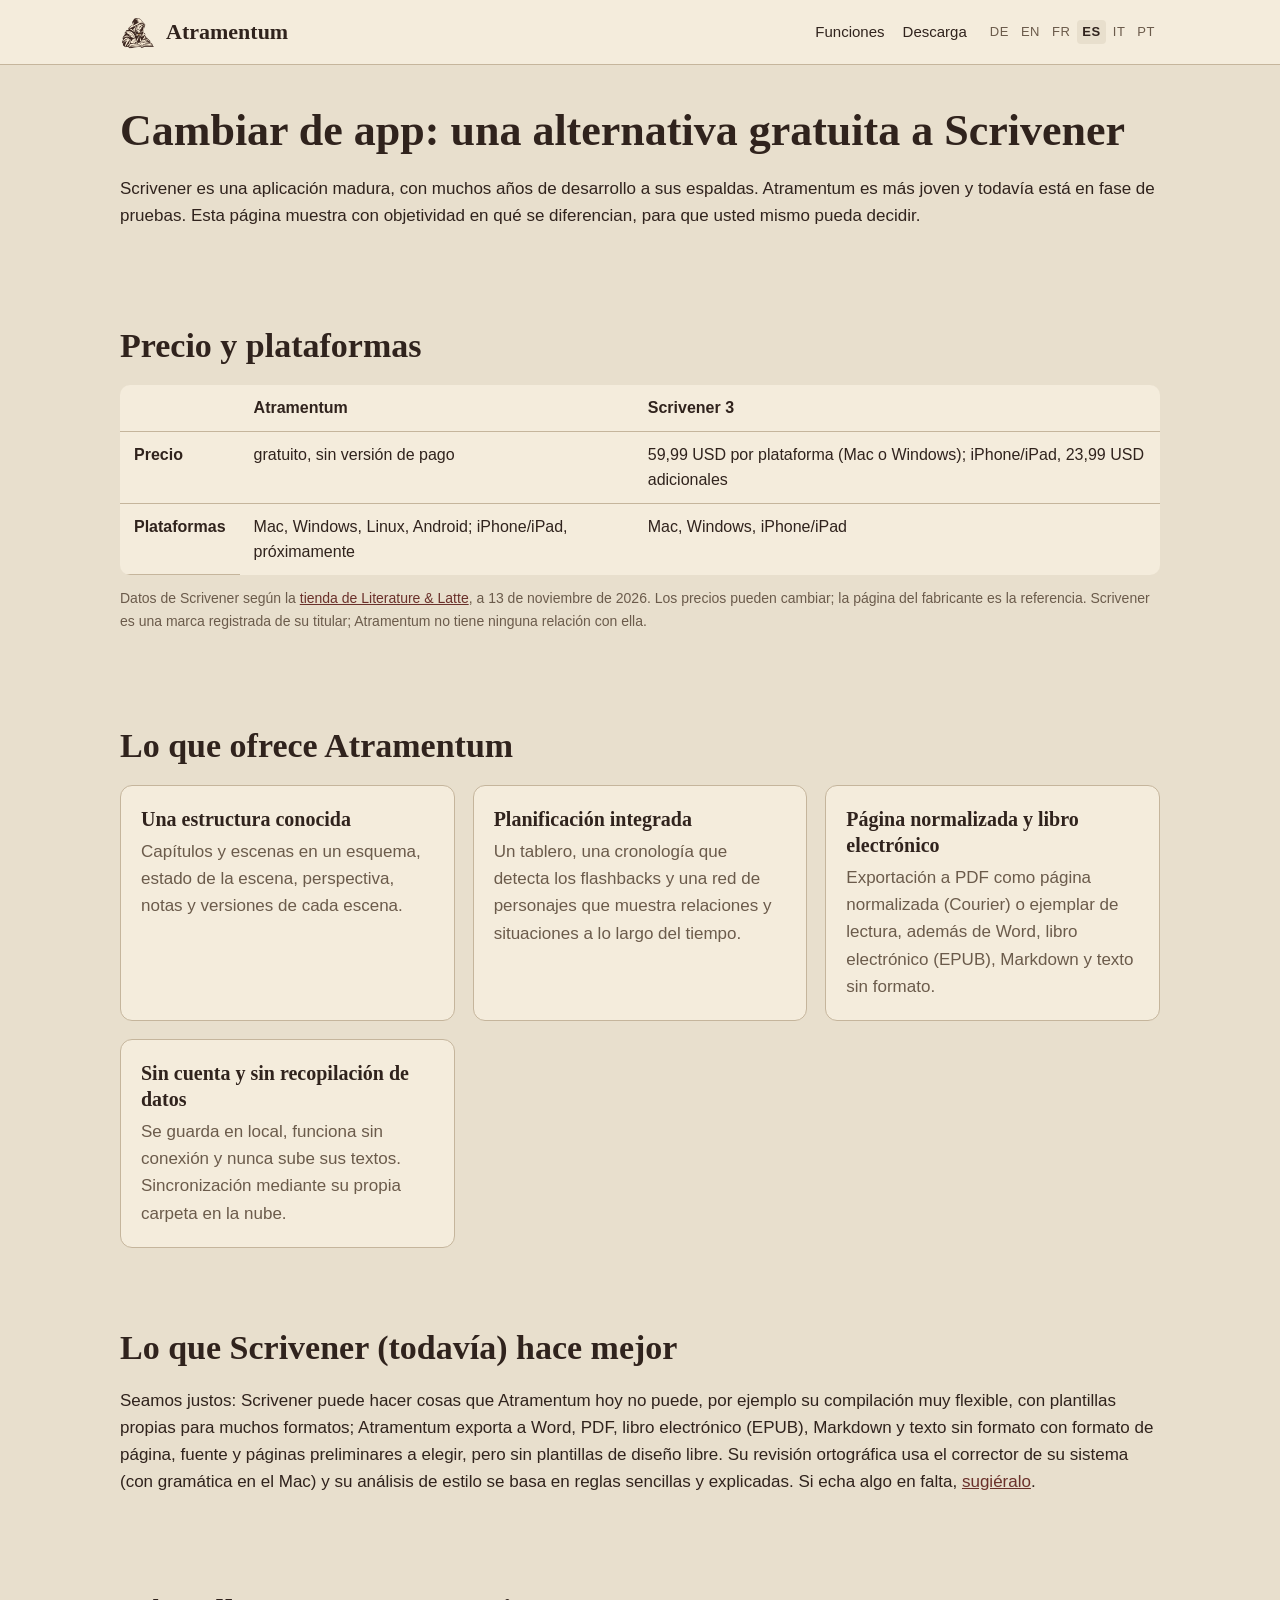
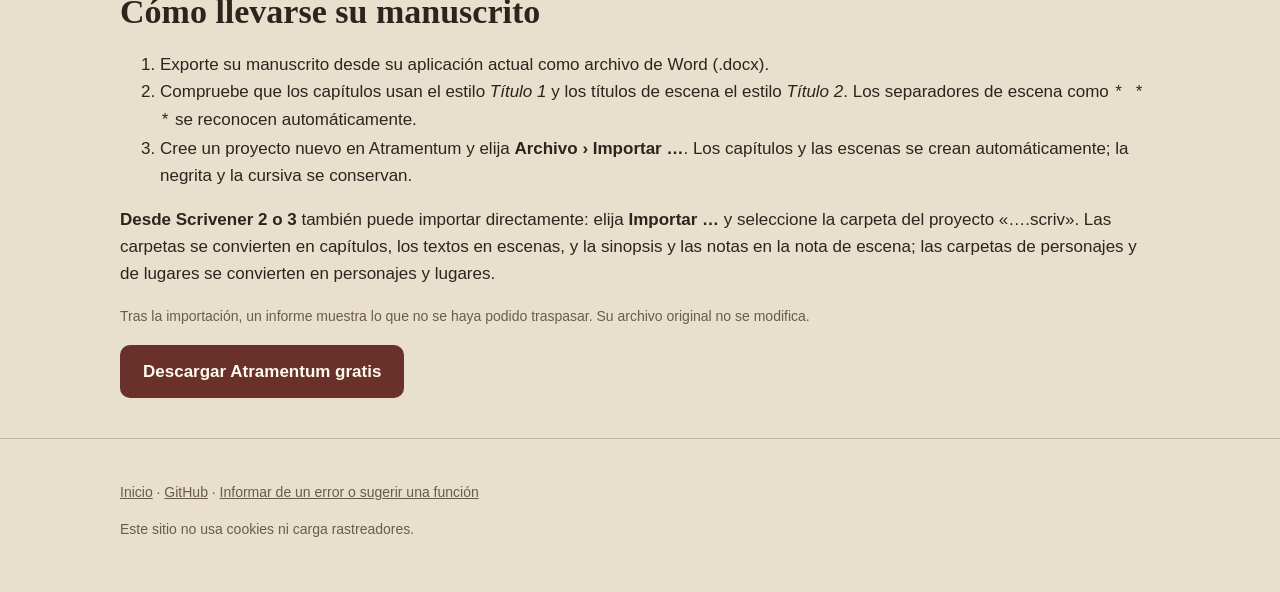
<file: docs/es/alternative.html>
<!doctype html>
<html lang="es">
<head>
<meta charset="utf-8">
<meta name="viewport" content="width=device-width, initial-scale=1">
<title>Una alternativa gratuita a Scrivener para Mac, Windows, Linux y Android – Atramentum</title>
<meta name="description" content="¿Busca una alternativa gratuita a Scrivener? Atramentum, comparado con objetividad: precio, plataformas, funciones y cómo llevarse su manuscrito.">
<link rel="canonical" href="https://sammielpadre.github.io/Atramentum/es/alternative.html">
<link rel="alternate" hreflang="de" href="https://sammielpadre.github.io/Atramentum/alternative.html">
<link rel="alternate" hreflang="en" href="https://sammielpadre.github.io/Atramentum/en/alternative.html">
<link rel="alternate" hreflang="fr" href="https://sammielpadre.github.io/Atramentum/fr/alternative.html">
<link rel="alternate" hreflang="es" href="https://sammielpadre.github.io/Atramentum/es/alternative.html">
<link rel="alternate" hreflang="it" href="https://sammielpadre.github.io/Atramentum/it/alternative.html">
<link rel="alternate" hreflang="pt" href="https://sammielpadre.github.io/Atramentum/pt/alternative.html">
<link rel="alternate" hreflang="x-default" href="https://sammielpadre.github.io/Atramentum/en/alternative.html">
<meta property="og:title" content="Una alternativa gratuita a Scrivener – Atramentum">
<meta property="og:image" content="https://sammielpadre.github.io/Atramentum/vorschau-es.png">
<link rel="icon" type="image/png" href="../symbol.png">
<link rel="stylesheet" href="../seite.css">
</head>
<body>
<header class="kopf">
  <div class="huelle">
    <a class="marke" href="./"><img src="../symbol.png" alt="" width="36" height="36">Atramentum</a>
    <nav class="oben" aria-label="Menú principal">
      <a href="./#features">Funciones</a>
      <a href="./#download">Descarga</a>
      <span class="sprachwahl" aria-label="Language"><a href="../alternative.html" hreflang="de" lang="de" title="Deutsch">DE</a><a href="../en/alternative.html" hreflang="en" lang="en" title="English">EN</a><a href="../fr/alternative.html" hreflang="fr" lang="fr" title="Français">FR</a><a href="alternative.html" lang="es" title="Español" aria-current="true">ES</a><a href="../it/alternative.html" hreflang="it" lang="it" title="Italiano">IT</a><a href="../pt/alternative.html" hreflang="pt" lang="pt" title="Português">PT</a></span>
    </nav>
  </div>
</header>

<main>
  <section>
    <div class="huelle">
      <h1 style="font: 600 clamp(30px,5vw,44px)/1.2 var(--serif); margin: 0 0 16px;">Cambiar de app: una alternativa gratuita a Scrivener</h1>
      <p>Scrivener es una aplicación madura, con muchos años de desarrollo a sus espaldas. Atramentum es más joven y todavía está en fase de pruebas. Esta página muestra con objetividad en qué se diferencian, para que usted mismo pueda decidir.</p>
    </div>
  </section>

  <section>
    <div class="huelle">
      <h2>Precio y plataformas</h2>
      <div class="tabelle-huelle">
        <table>
          <thead><tr><th></th><th>Atramentum</th><th>Scrivener 3</th></tr></thead>
          <tbody>
            <tr><th>Precio</th><td>gratuito, sin versión de pago</td><td>59,99 USD por plataforma (Mac o Windows); iPhone/iPad, 23,99 USD adicionales</td></tr>
            <tr><th>Plataformas</th><td>Mac, Windows, Linux, Android; iPhone/iPad, próximamente</td><td>Mac, Windows, iPhone/iPad</td></tr>
          </tbody>
        </table>
      </div>
      <p class="klein">Datos de Scrivener según la <a href="https://www.literatureandlatte.com/store/scrivener">tienda de Literature &amp; Latte</a>, a 13 de noviembre de 2026. Los precios pueden cambiar; la página del fabricante es la referencia. Scrivener es una marca registrada de su titular; Atramentum no tiene ninguna relación con ella.</p>
    </div>
  </section>

  <section>
    <div class="huelle">
      <h2>Lo que ofrece Atramentum</h2>
      <div class="raster">
        <div class="karte"><h3>Una estructura conocida</h3><p>Capítulos y escenas en un esquema, estado de la escena, perspectiva, notas y versiones de cada escena.</p></div>
        <div class="karte"><h3>Planificación integrada</h3><p>Un tablero, una cronología que detecta los flashbacks y una red de personajes que muestra relaciones y situaciones a lo largo del tiempo.</p></div>
        <div class="karte"><h3>Página normalizada y libro electrónico</h3><p>Exportación a PDF como página normalizada (Courier) o ejemplar de lectura, además de Word, libro electrónico (EPUB), Markdown y texto sin formato.</p></div>
        <div class="karte"><h3>Sin cuenta y sin recopilación de datos</h3><p>Se guarda en local, funciona sin conexión y nunca sube sus textos. Sincronización mediante su propia carpeta en la nube.</p></div>
      </div>
    </div>
  </section>

  <section>
    <div class="huelle">
      <h2>Lo que Scrivener (todavía) hace mejor</h2>
      <p>Seamos justos: Scrivener puede hacer cosas que Atramentum hoy no puede, por ejemplo su compilación muy flexible, con plantillas propias para muchos formatos; Atramentum exporta a Word, PDF, libro electrónico (EPUB), Markdown y texto sin formato con formato de página, fuente y páginas preliminares a elegir, pero sin plantillas de diseño libre. Su revisión ortográfica usa el corrector de su sistema (con gramática en el Mac) y su análisis de estilo se basa en reglas sencillas y explicadas. Si echa algo en falta, <a href="https://github.com/SammiElPadre/Atramentum/issues/new/choose">sugiéralo</a>.</p>
    </div>
  </section>

  <section>
    <div class="huelle">
      <h2>Cómo llevarse su manuscrito</h2>
      <ol>
        <li>Exporte su manuscrito desde su aplicación actual como archivo de Word (.docx).</li>
        <li>Compruebe que los capítulos usan el estilo <em>Título 1</em> y los títulos de escena el estilo <em>Título 2</em>. Los separadores de escena como <code>* * *</code> se reconocen automáticamente.</li>
        <li>Cree un proyecto nuevo en Atramentum y elija <strong>Archivo › Importar …</strong>. Los capítulos y las escenas se crean automáticamente; la negrita y la cursiva se conservan.</li>
      </ol>
      <p><strong>Desde Scrivener 2 o 3</strong> también puede importar directamente: elija <strong>Importar …</strong> y seleccione la carpeta del proyecto «….scriv». Las carpetas se convierten en capítulos, los textos en escenas, y la sinopsis y las notas en la nota de escena; las carpetas de personajes y de lugares se convierten en personajes y lugares.</p>
      <p class="klein">Tras la importación, un informe muestra lo que no se haya podido traspasar. Su archivo original no se modifica.</p>
      <div class="knoepfe" style="justify-content:flex-start; margin-top: 18px;">
        <a class="knopf haupt" href="./#download">Descargar Atramentum gratis</a>
      </div>
    </div>
  </section>
</main>

<footer class="fuss">
  <div class="huelle">
    <p><a href="./">Inicio</a> · <a href="https://github.com/SammiElPadre/Atramentum/blob/main/README.en.md">GitHub</a> · <a href="https://github.com/SammiElPadre/Atramentum/issues/new/choose">Informar de un error o sugerir una función</a></p>
    <p>Este sitio no usa cookies ni carga rastreadores.</p>
  </div>
</footer>
</body>
</html>
</file>
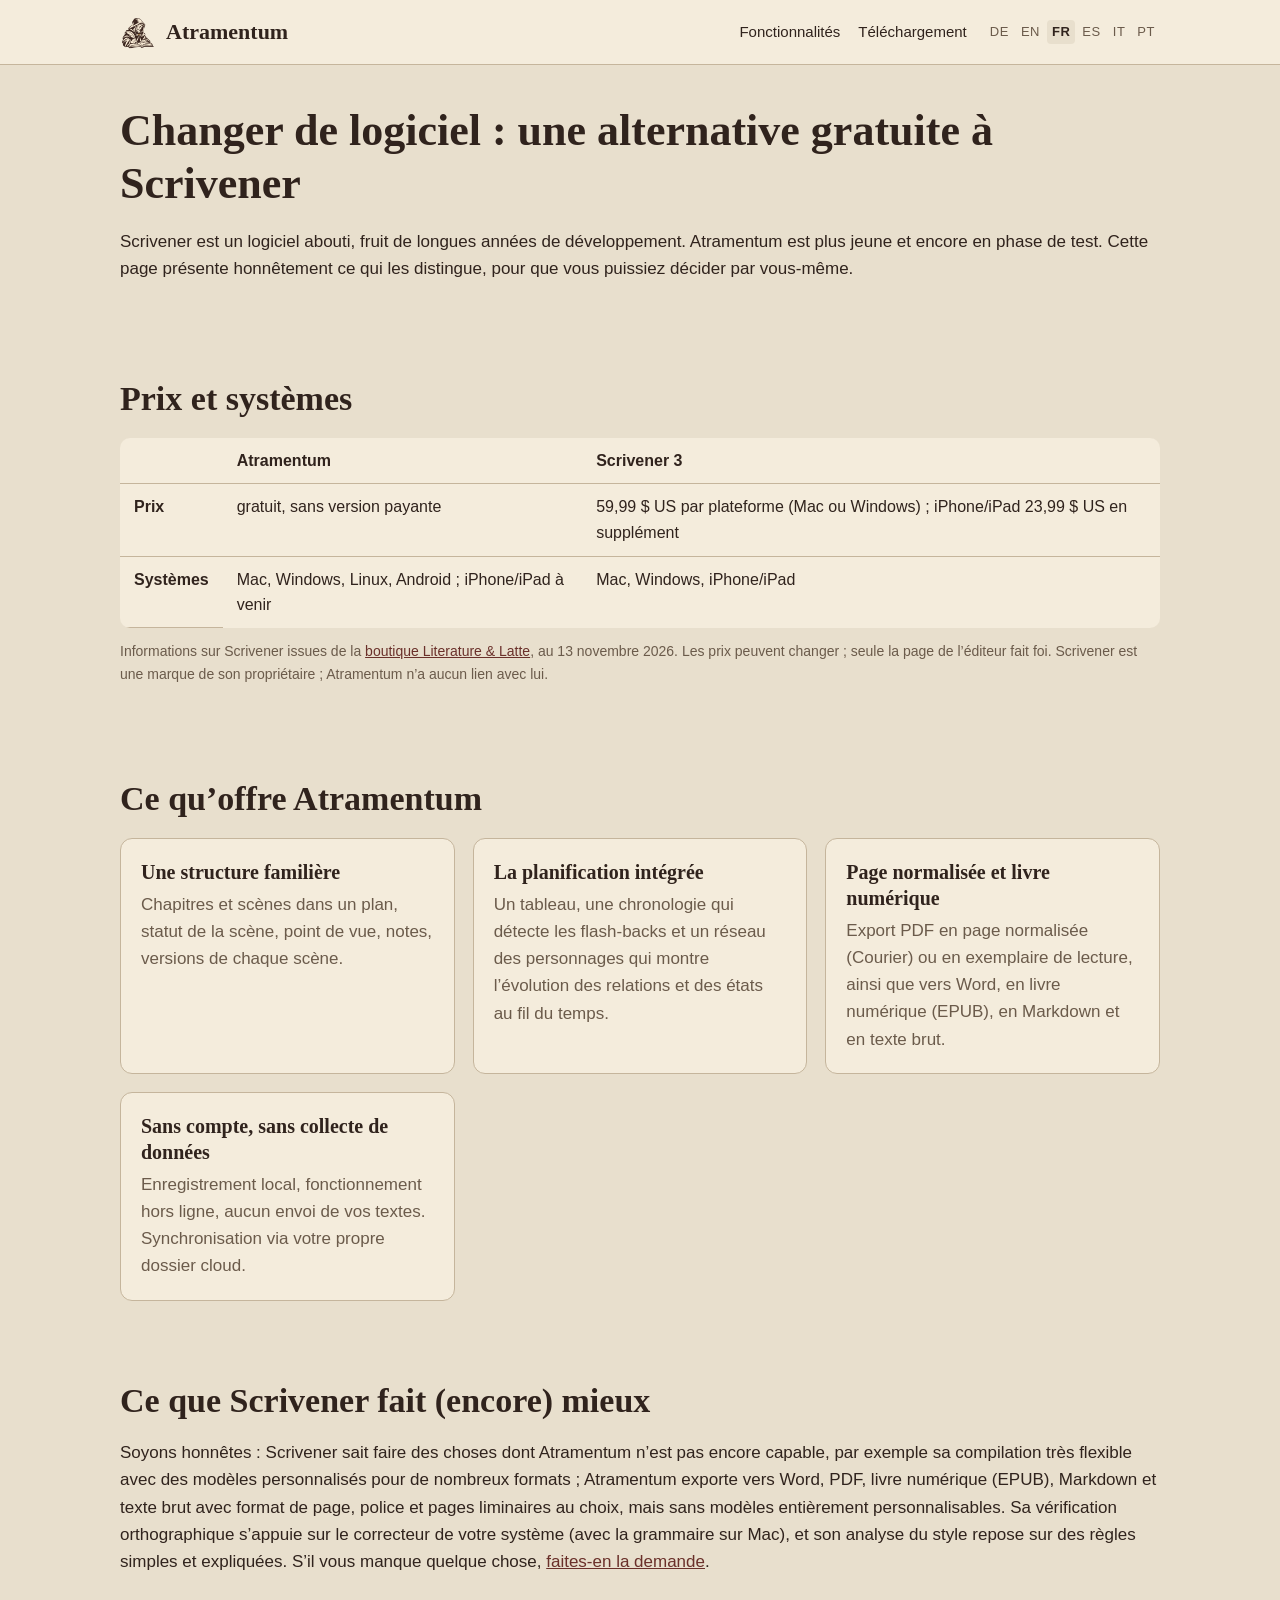
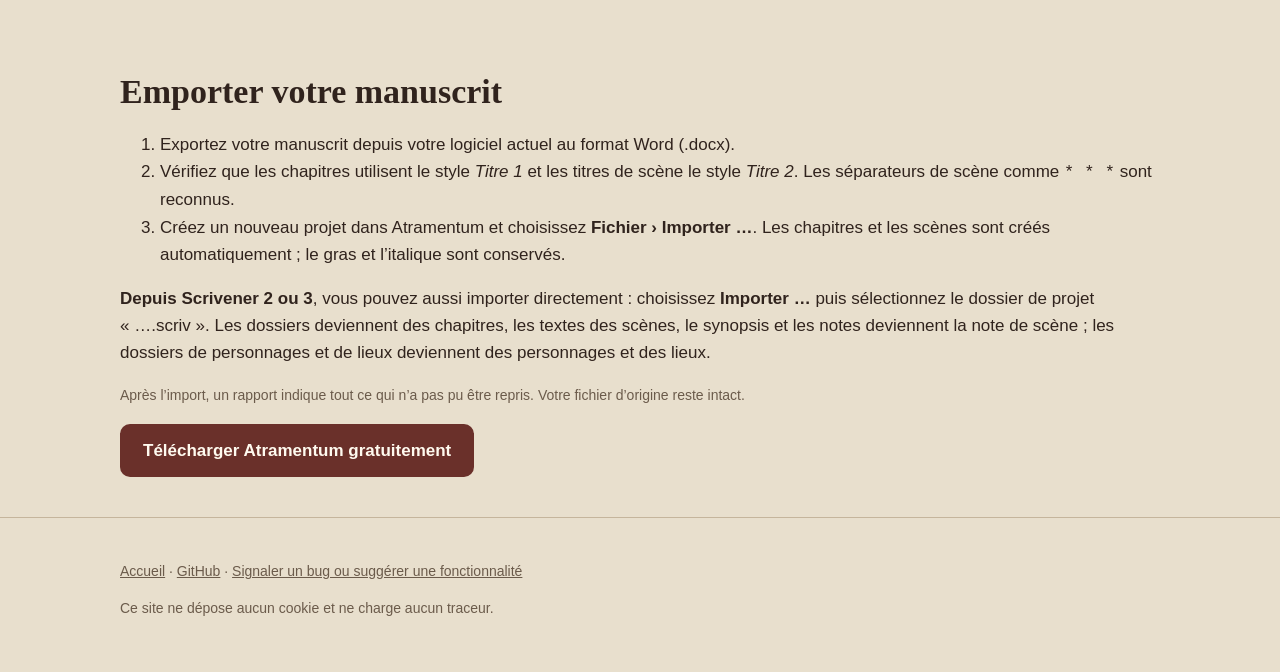
<file: docs/fr/alternative.html>
<!doctype html>
<html lang="fr">
<head>
<meta charset="utf-8">
<meta name="viewport" content="width=device-width, initial-scale=1">
<title>Une alternative gratuite à Scrivener pour Mac, Windows, Linux et Android – Atramentum</title>
<meta name="description" content="Vous cherchez une alternative gratuite à Scrivener ? Atramentum comparé en toute honnêteté : prix, systèmes, fonctionnalités et comment emporter votre manuscrit.">
<link rel="canonical" href="https://sammielpadre.github.io/Atramentum/fr/alternative.html">
<link rel="alternate" hreflang="de" href="https://sammielpadre.github.io/Atramentum/alternative.html">
<link rel="alternate" hreflang="en" href="https://sammielpadre.github.io/Atramentum/en/alternative.html">
<link rel="alternate" hreflang="fr" href="https://sammielpadre.github.io/Atramentum/fr/alternative.html">
<link rel="alternate" hreflang="es" href="https://sammielpadre.github.io/Atramentum/es/alternative.html">
<link rel="alternate" hreflang="it" href="https://sammielpadre.github.io/Atramentum/it/alternative.html">
<link rel="alternate" hreflang="pt" href="https://sammielpadre.github.io/Atramentum/pt/alternative.html">
<link rel="alternate" hreflang="x-default" href="https://sammielpadre.github.io/Atramentum/en/alternative.html">
<meta property="og:title" content="Une alternative gratuite à Scrivener – Atramentum">
<meta property="og:image" content="https://sammielpadre.github.io/Atramentum/vorschau-fr.png">
<link rel="icon" type="image/png" href="../symbol.png">
<link rel="stylesheet" href="../seite.css">
</head>
<body>
<header class="kopf">
  <div class="huelle">
    <a class="marke" href="./"><img src="../symbol.png" alt="" width="36" height="36">Atramentum</a>
    <nav class="oben" aria-label="Menu principal">
      <a href="./#features">Fonctionnalités</a>
      <a href="./#download">Téléchargement</a>
      <span class="sprachwahl" aria-label="Language"><a href="../alternative.html" hreflang="de" lang="de" title="Deutsch">DE</a><a href="../en/alternative.html" hreflang="en" lang="en" title="English">EN</a><a href="alternative.html" lang="fr" title="Français" aria-current="true">FR</a><a href="../es/alternative.html" hreflang="es" lang="es" title="Español">ES</a><a href="../it/alternative.html" hreflang="it" lang="it" title="Italiano">IT</a><a href="../pt/alternative.html" hreflang="pt" lang="pt" title="Português">PT</a></span>
    </nav>
  </div>
</header>

<main>
  <section>
    <div class="huelle">
      <h1 style="font: 600 clamp(30px,5vw,44px)/1.2 var(--serif); margin: 0 0 16px;">Changer de logiciel&nbsp;: une alternative gratuite à Scrivener</h1>
      <p>Scrivener est un logiciel abouti, fruit de longues années de développement. Atramentum est plus jeune et encore en phase de test. Cette page présente honnêtement ce qui les distingue, pour que vous puissiez décider par vous-même.</p>
    </div>
  </section>

  <section>
    <div class="huelle">
      <h2>Prix et systèmes</h2>
      <div class="tabelle-huelle">
        <table>
          <thead><tr><th></th><th>Atramentum</th><th>Scrivener 3</th></tr></thead>
          <tbody>
            <tr><th>Prix</th><td>gratuit, sans version payante</td><td>59,99&nbsp;$&nbsp;US par plateforme (Mac ou Windows)&nbsp;; iPhone/iPad 23,99&nbsp;$&nbsp;US en supplément</td></tr>
            <tr><th>Systèmes</th><td>Mac, Windows, Linux, Android&nbsp;; iPhone/iPad à venir</td><td>Mac, Windows, iPhone/iPad</td></tr>
          </tbody>
        </table>
      </div>
      <p class="klein">Informations sur Scrivener issues de la <a href="https://www.literatureandlatte.com/store/scrivener">boutique Literature &amp; Latte</a>, au 13 novembre 2026. Les prix peuvent changer&nbsp;; seule la page de l’éditeur fait foi. Scrivener est une marque de son propriétaire&nbsp;; Atramentum n’a aucun lien avec lui.</p>
    </div>
  </section>

  <section>
    <div class="huelle">
      <h2>Ce qu’offre Atramentum</h2>
      <div class="raster">
        <div class="karte"><h3>Une structure familière</h3><p>Chapitres et scènes dans un plan, statut de la scène, point de vue, notes, versions de chaque scène.</p></div>
        <div class="karte"><h3>La planification intégrée</h3><p>Un tableau, une chronologie qui détecte les flash-backs et un réseau des personnages qui montre l’évolution des relations et des états au fil du temps.</p></div>
        <div class="karte"><h3>Page normalisée et livre numérique</h3><p>Export PDF en page normalisée (Courier) ou en exemplaire de lecture, ainsi que vers Word, en livre numérique (EPUB), en Markdown et en texte brut.</p></div>
        <div class="karte"><h3>Sans compte, sans collecte de données</h3><p>Enregistrement local, fonctionnement hors ligne, aucun envoi de vos textes. Synchronisation via votre propre dossier cloud.</p></div>
      </div>
    </div>
  </section>

  <section>
    <div class="huelle">
      <h2>Ce que Scrivener fait (encore) mieux</h2>
      <p>Soyons honnêtes&nbsp;: Scrivener sait faire des choses dont Atramentum n’est pas encore capable, par exemple sa compilation très flexible avec des modèles personnalisés pour de nombreux formats&nbsp;; Atramentum exporte vers Word, PDF, livre numérique (EPUB), Markdown et texte brut avec format de page, police et pages liminaires au choix, mais sans modèles entièrement personnalisables. Sa vérification orthographique s’appuie sur le correcteur de votre système (avec la grammaire sur Mac), et son analyse du style repose sur des règles simples et expliquées. S’il vous manque quelque chose, <a href="https://github.com/SammiElPadre/Atramentum/issues/new/choose">faites-en la demande</a>.</p>
    </div>
  </section>

  <section>
    <div class="huelle">
      <h2>Emporter votre manuscrit</h2>
      <ol>
        <li>Exportez votre manuscrit depuis votre logiciel actuel au format Word (.docx).</li>
        <li>Vérifiez que les chapitres utilisent le style <em>Titre 1</em> et les titres de scène le style <em>Titre 2</em>. Les séparateurs de scène comme <code>* * *</code> sont reconnus.</li>
        <li>Créez un nouveau projet dans Atramentum et choisissez <strong>Fichier › Importer …</strong>. Les chapitres et les scènes sont créés automatiquement&nbsp;; le gras et l’italique sont conservés.</li>
      </ol>
      <p><strong>Depuis Scrivener 2 ou 3</strong>, vous pouvez aussi importer directement&nbsp;: choisissez <strong>Importer …</strong> puis sélectionnez le dossier de projet «&nbsp;….scriv&nbsp;». Les dossiers deviennent des chapitres, les textes des scènes, le synopsis et les notes deviennent la note de scène&nbsp;; les dossiers de personnages et de lieux deviennent des personnages et des lieux.</p>
      <p class="klein">Après l’import, un rapport indique tout ce qui n’a pas pu être repris. Votre fichier d’origine reste intact.</p>
      <div class="knoepfe" style="justify-content:flex-start; margin-top: 18px;">
        <a class="knopf haupt" href="./#download">Télécharger Atramentum gratuitement</a>
      </div>
    </div>
  </section>
</main>

<footer class="fuss">
  <div class="huelle">
    <p><a href="./">Accueil</a> · <a href="https://github.com/SammiElPadre/Atramentum/blob/main/README.en.md">GitHub</a> · <a href="https://github.com/SammiElPadre/Atramentum/issues/new/choose">Signaler un bug ou suggérer une fonctionnalité</a></p>
    <p>Ce site ne dépose aucun cookie et ne charge aucun traceur.</p>
  </div>
</footer>
</body>
</html>
</file>
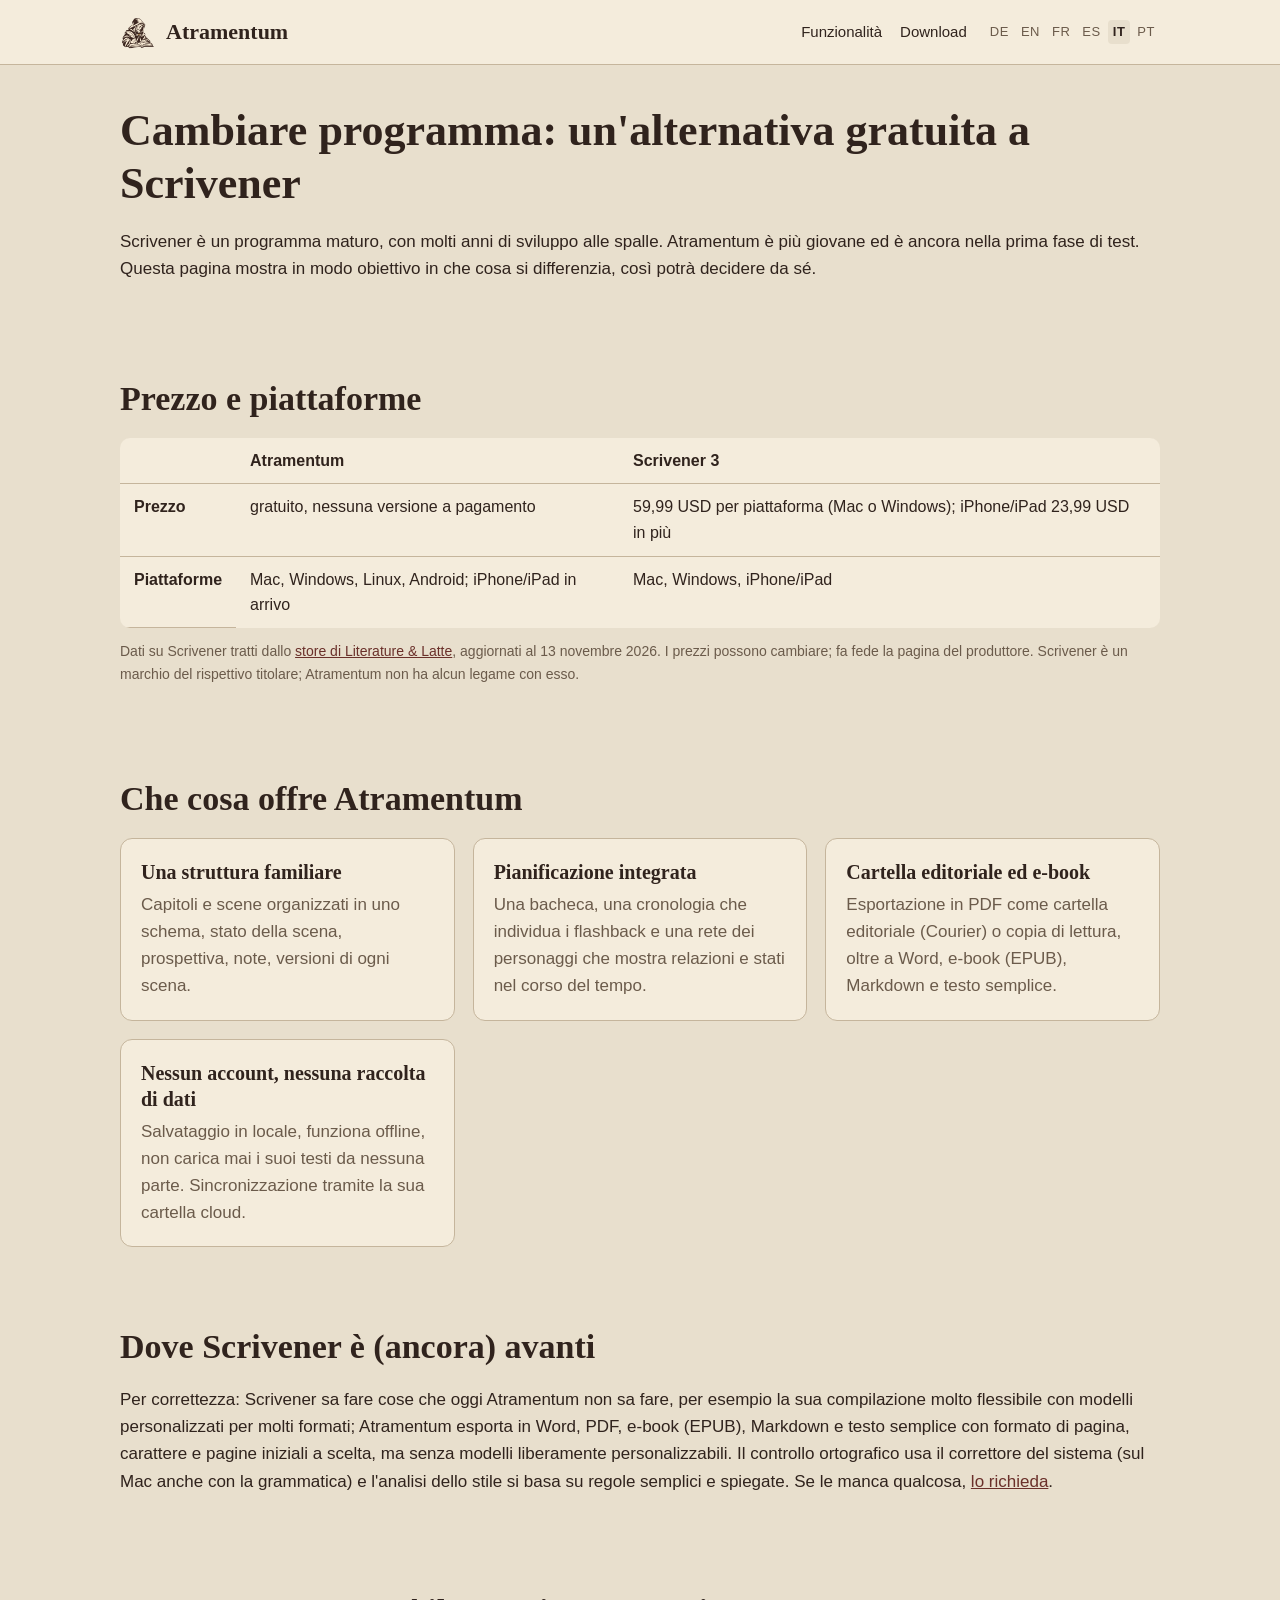
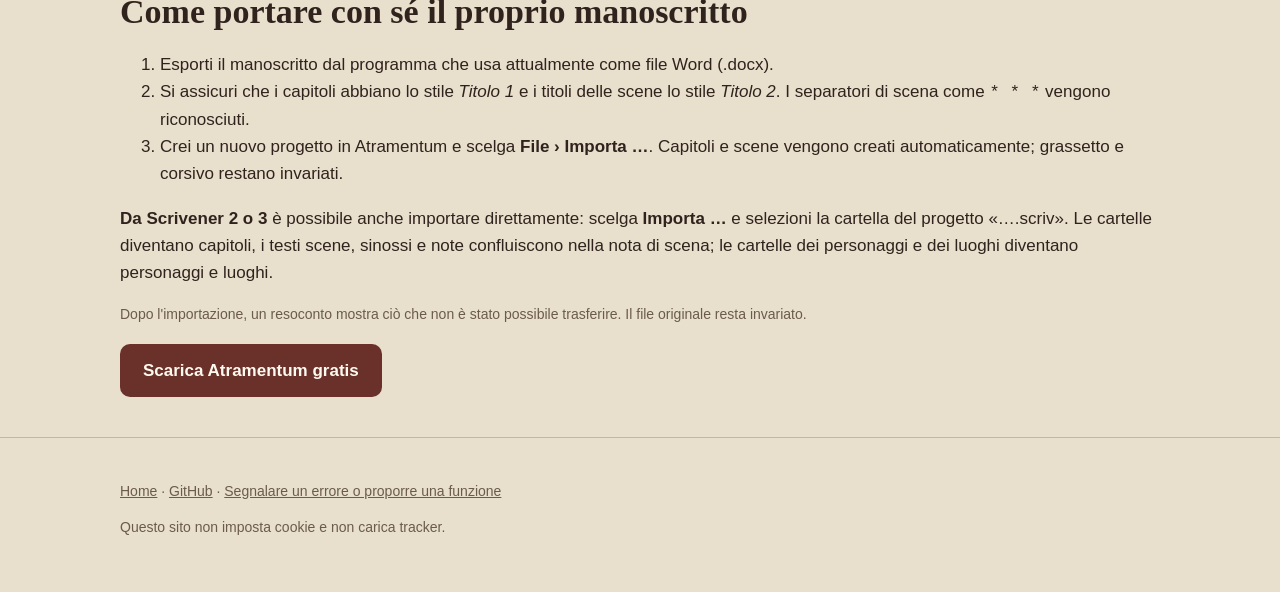
<file: docs/it/alternative.html>
<!doctype html>
<html lang="it">
<head>
<meta charset="utf-8">
<meta name="viewport" content="width=device-width, initial-scale=1">
<title>Un'alternativa gratuita a Scrivener per Mac, Windows, Linux e Android – Atramentum</title>
<meta name="description" content="Cerca un'alternativa gratuita a Scrivener? Atramentum a confronto, in modo obiettivo: prezzo, piattaforme, funzionalità e come portare con sé il proprio manoscritto.">
<link rel="canonical" href="https://sammielpadre.github.io/Atramentum/it/alternative.html">
<link rel="alternate" hreflang="de" href="https://sammielpadre.github.io/Atramentum/alternative.html">
<link rel="alternate" hreflang="en" href="https://sammielpadre.github.io/Atramentum/en/alternative.html">
<link rel="alternate" hreflang="fr" href="https://sammielpadre.github.io/Atramentum/fr/alternative.html">
<link rel="alternate" hreflang="es" href="https://sammielpadre.github.io/Atramentum/es/alternative.html">
<link rel="alternate" hreflang="it" href="https://sammielpadre.github.io/Atramentum/it/alternative.html">
<link rel="alternate" hreflang="pt" href="https://sammielpadre.github.io/Atramentum/pt/alternative.html">
<link rel="alternate" hreflang="x-default" href="https://sammielpadre.github.io/Atramentum/en/alternative.html">
<meta property="og:title" content="Un'alternativa gratuita a Scrivener – Atramentum">
<meta property="og:image" content="https://sammielpadre.github.io/Atramentum/vorschau-it.png">
<link rel="icon" type="image/png" href="../symbol.png">
<link rel="stylesheet" href="../seite.css">
</head>
<body>
<header class="kopf">
  <div class="huelle">
    <a class="marke" href="./"><img src="../symbol.png" alt="" width="36" height="36">Atramentum</a>
    <nav class="oben" aria-label="Menu principale">
      <a href="./#features">Funzionalità</a>
      <a href="./#download">Download</a>
      <span class="sprachwahl" aria-label="Language"><a href="../alternative.html" hreflang="de" lang="de" title="Deutsch">DE</a><a href="../en/alternative.html" hreflang="en" lang="en" title="English">EN</a><a href="../fr/alternative.html" hreflang="fr" lang="fr" title="Français">FR</a><a href="../es/alternative.html" hreflang="es" lang="es" title="Español">ES</a><a href="alternative.html" lang="it" title="Italiano" aria-current="true">IT</a><a href="../pt/alternative.html" hreflang="pt" lang="pt" title="Português">PT</a></span>
    </nav>
  </div>
</header>

<main>
  <section>
    <div class="huelle">
      <h1 style="font: 600 clamp(30px,5vw,44px)/1.2 var(--serif); margin: 0 0 16px;">Cambiare programma: un'alternativa gratuita a Scrivener</h1>
      <p>Scrivener è un programma maturo, con molti anni di sviluppo alle spalle. Atramentum è più giovane ed è ancora nella prima fase di test. Questa pagina mostra in modo obiettivo in che cosa si differenzia, così potrà decidere da sé.</p>
    </div>
  </section>

  <section>
    <div class="huelle">
      <h2>Prezzo e piattaforme</h2>
      <div class="tabelle-huelle">
        <table>
          <thead><tr><th></th><th>Atramentum</th><th>Scrivener 3</th></tr></thead>
          <tbody>
            <tr><th>Prezzo</th><td>gratuito, nessuna versione a pagamento</td><td>59,99 USD per piattaforma (Mac o Windows); iPhone/iPad 23,99 USD in più</td></tr>
            <tr><th>Piattaforme</th><td>Mac, Windows, Linux, Android; iPhone/iPad in arrivo</td><td>Mac, Windows, iPhone/iPad</td></tr>
          </tbody>
        </table>
      </div>
      <p class="klein">Dati su Scrivener tratti dallo <a href="https://www.literatureandlatte.com/store/scrivener">store di Literature &amp; Latte</a>, aggiornati al 13 novembre 2026. I prezzi possono cambiare; fa fede la pagina del produttore. Scrivener è un marchio del rispettivo titolare; Atramentum non ha alcun legame con esso.</p>
    </div>
  </section>

  <section>
    <div class="huelle">
      <h2>Che cosa offre Atramentum</h2>
      <div class="raster">
        <div class="karte"><h3>Una struttura familiare</h3><p>Capitoli e scene organizzati in uno schema, stato della scena, prospettiva, note, versioni di ogni scena.</p></div>
        <div class="karte"><h3>Pianificazione integrata</h3><p>Una bacheca, una cronologia che individua i flashback e una rete dei personaggi che mostra relazioni e stati nel corso del tempo.</p></div>
        <div class="karte"><h3>Cartella editoriale ed e-book</h3><p>Esportazione in PDF come cartella editoriale (Courier) o copia di lettura, oltre a Word, e-book (EPUB), Markdown e testo semplice.</p></div>
        <div class="karte"><h3>Nessun account, nessuna raccolta di dati</h3><p>Salvataggio in locale, funziona offline, non carica mai i suoi testi da nessuna parte. Sincronizzazione tramite la sua cartella cloud.</p></div>
      </div>
    </div>
  </section>

  <section>
    <div class="huelle">
      <h2>Dove Scrivener è (ancora) avanti</h2>
      <p>Per correttezza: Scrivener sa fare cose che oggi Atramentum non sa fare, per esempio la sua compilazione molto flessibile con modelli personalizzati per molti formati; Atramentum esporta in Word, PDF, e-book (EPUB), Markdown e testo semplice con formato di pagina, carattere e pagine iniziali a scelta, ma senza modelli liberamente personalizzabili. Il controllo ortografico usa il correttore del sistema (sul Mac anche con la grammatica) e l'analisi dello stile si basa su regole semplici e spiegate. Se le manca qualcosa, <a href="https://github.com/SammiElPadre/Atramentum/issues/new/choose">lo richieda</a>.</p>
    </div>
  </section>

  <section>
    <div class="huelle">
      <h2>Come portare con sé il proprio manoscritto</h2>
      <ol>
        <li>Esporti il manoscritto dal programma che usa attualmente come file Word (.docx).</li>
        <li>Si assicuri che i capitoli abbiano lo stile <em>Titolo 1</em> e i titoli delle scene lo stile <em>Titolo 2</em>. I separatori di scena come <code>* * *</code> vengono riconosciuti.</li>
        <li>Crei un nuovo progetto in Atramentum e scelga <strong>File › Importa …</strong>. Capitoli e scene vengono creati automaticamente; grassetto e corsivo restano invariati.</li>
      </ol>
      <p><strong>Da Scrivener 2 o 3</strong> è possibile anche importare direttamente: scelga <strong>Importa …</strong> e selezioni la cartella del progetto «….scriv». Le cartelle diventano capitoli, i testi scene, sinossi e note confluiscono nella nota di scena; le cartelle dei personaggi e dei luoghi diventano personaggi e luoghi.</p>
      <p class="klein">Dopo l'importazione, un resoconto mostra ciò che non è stato possibile trasferire. Il file originale resta invariato.</p>
      <div class="knoepfe" style="justify-content:flex-start; margin-top: 18px;">
        <a class="knopf haupt" href="./#download">Scarica Atramentum gratis</a>
      </div>
    </div>
  </section>
</main>

<footer class="fuss">
  <div class="huelle">
    <p><a href="./">Home</a> · <a href="https://github.com/SammiElPadre/Atramentum/blob/main/README.en.md">GitHub</a> · <a href="https://github.com/SammiElPadre/Atramentum/issues/new/choose">Segnalare un errore o proporre una funzione</a></p>
    <p>Questo sito non imposta cookie e non carica tracker.</p>
  </div>
</footer>
</body>
</html>
</file>
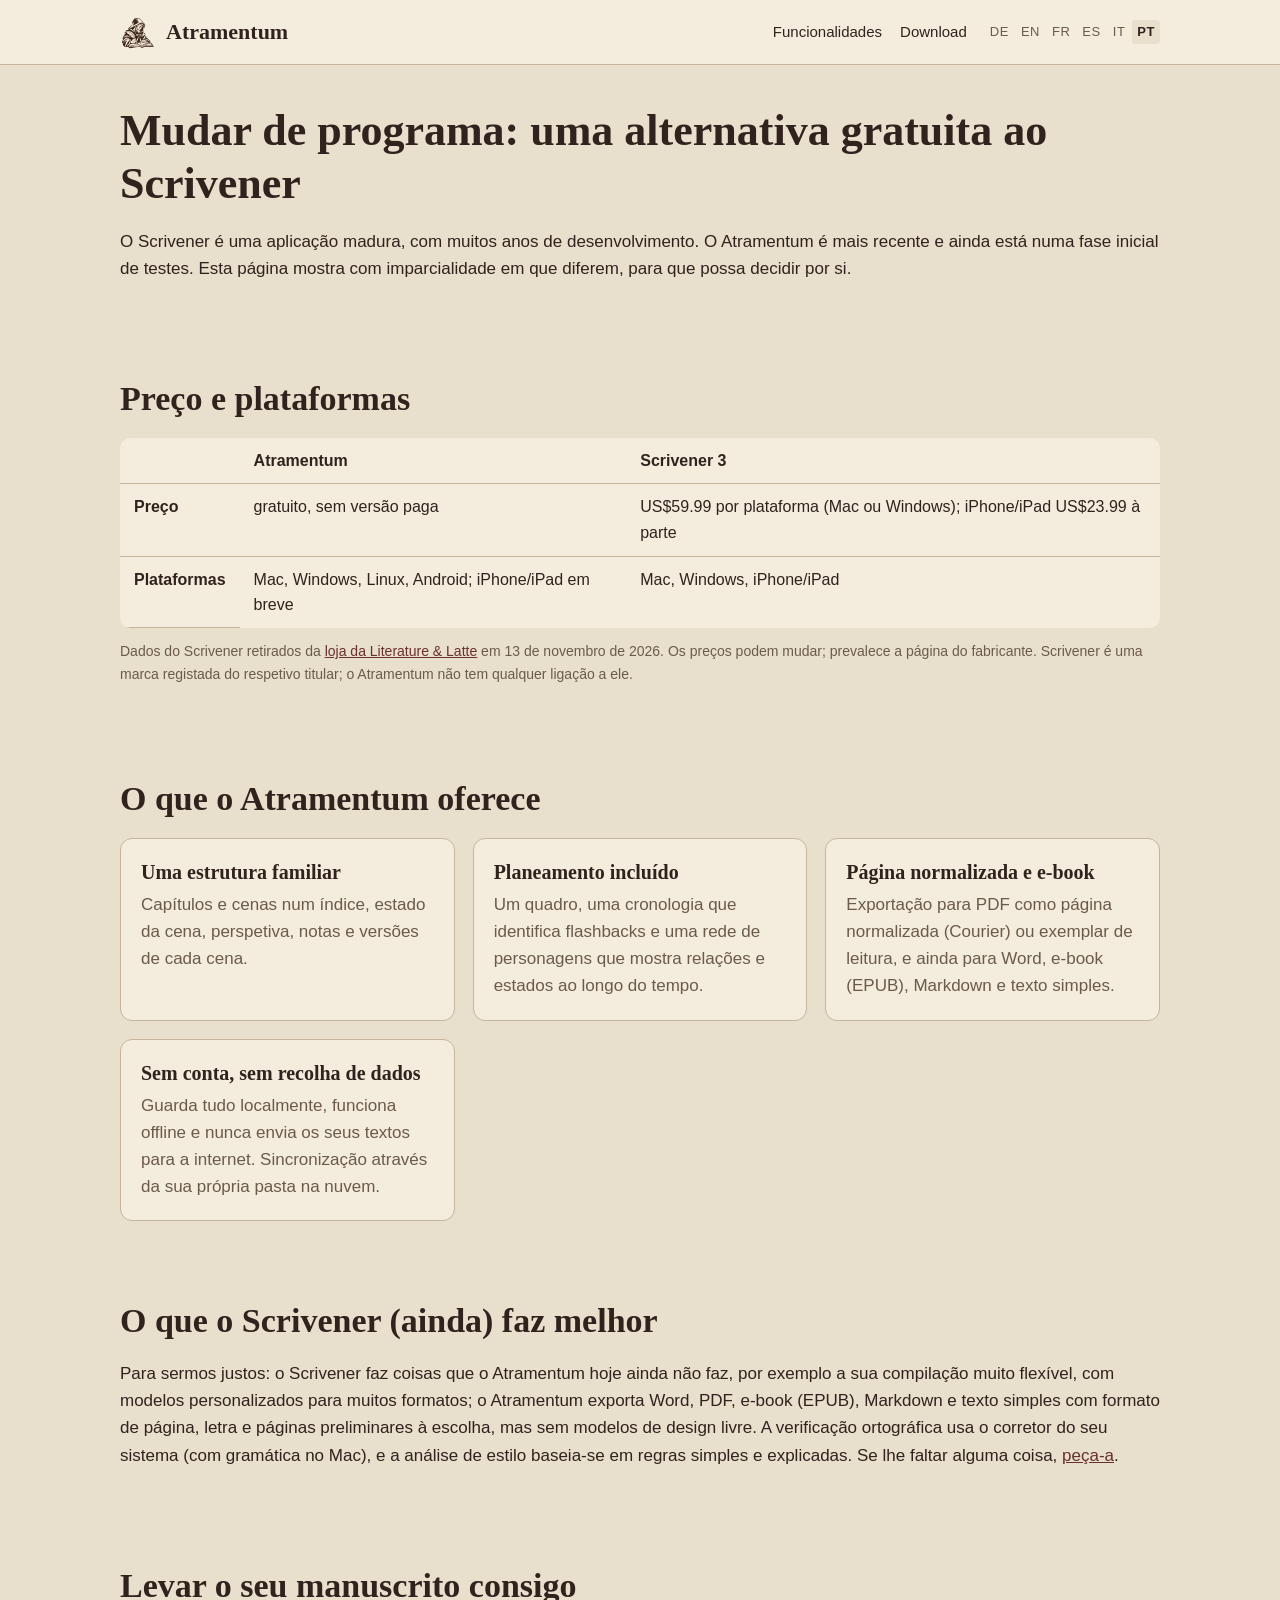
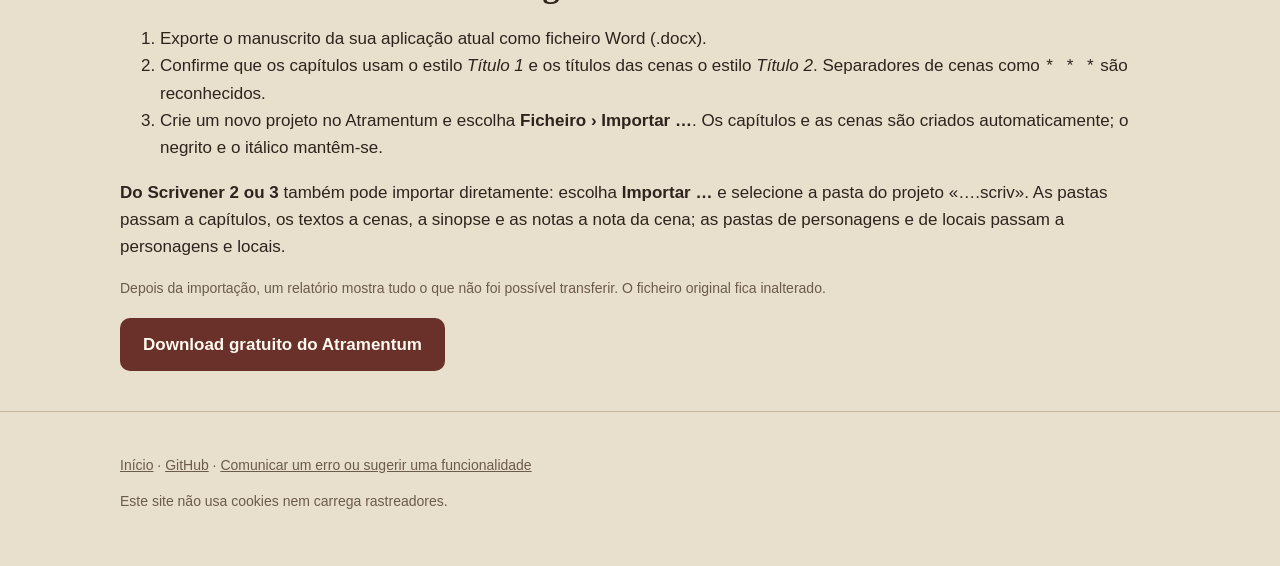
<file: docs/pt/alternative.html>
<!doctype html>
<html lang="pt">
<head>
<meta charset="utf-8">
<meta name="viewport" content="width=device-width, initial-scale=1">
<title>Uma alternativa gratuita ao Scrivener para Mac, Windows, Linux e Android – Atramentum</title>
<meta name="description" content="Procura uma alternativa gratuita ao Scrivener? O Atramentum numa comparação justa: preço, plataformas, funcionalidades e como levar o seu manuscrito consigo.">
<link rel="canonical" href="https://sammielpadre.github.io/Atramentum/pt/alternative.html">
<link rel="alternate" hreflang="de" href="https://sammielpadre.github.io/Atramentum/alternative.html">
<link rel="alternate" hreflang="en" href="https://sammielpadre.github.io/Atramentum/en/alternative.html">
<link rel="alternate" hreflang="fr" href="https://sammielpadre.github.io/Atramentum/fr/alternative.html">
<link rel="alternate" hreflang="es" href="https://sammielpadre.github.io/Atramentum/es/alternative.html">
<link rel="alternate" hreflang="it" href="https://sammielpadre.github.io/Atramentum/it/alternative.html">
<link rel="alternate" hreflang="pt" href="https://sammielpadre.github.io/Atramentum/pt/alternative.html">
<link rel="alternate" hreflang="x-default" href="https://sammielpadre.github.io/Atramentum/en/alternative.html">
<meta property="og:title" content="Uma alternativa gratuita ao Scrivener – Atramentum">
<meta property="og:image" content="https://sammielpadre.github.io/Atramentum/vorschau-pt.png">
<link rel="icon" type="image/png" href="../symbol.png">
<link rel="stylesheet" href="../seite.css">
</head>
<body>
<header class="kopf">
  <div class="huelle">
    <a class="marke" href="./"><img src="../symbol.png" alt="" width="36" height="36">Atramentum</a>
    <nav class="oben" aria-label="Menu principal">
      <a href="./#features">Funcionalidades</a>
      <a href="./#download">Download</a>
      <span class="sprachwahl" aria-label="Language"><a href="../alternative.html" hreflang="de" lang="de" title="Deutsch">DE</a><a href="../en/alternative.html" hreflang="en" lang="en" title="English">EN</a><a href="../fr/alternative.html" hreflang="fr" lang="fr" title="Français">FR</a><a href="../es/alternative.html" hreflang="es" lang="es" title="Español">ES</a><a href="../it/alternative.html" hreflang="it" lang="it" title="Italiano">IT</a><a href="alternative.html" lang="pt" title="Português" aria-current="true">PT</a></span>
    </nav>
  </div>
</header>

<main>
  <section>
    <div class="huelle">
      <h1 style="font: 600 clamp(30px,5vw,44px)/1.2 var(--serif); margin: 0 0 16px;">Mudar de programa: uma alternativa gratuita ao Scrivener</h1>
      <p>O Scrivener é uma aplicação madura, com muitos anos de desenvolvimento. O Atramentum é mais recente e ainda está numa fase inicial de testes. Esta página mostra com imparcialidade em que diferem, para que possa decidir por si.</p>
    </div>
  </section>

  <section>
    <div class="huelle">
      <h2>Preço e plataformas</h2>
      <div class="tabelle-huelle">
        <table>
          <thead><tr><th></th><th>Atramentum</th><th>Scrivener 3</th></tr></thead>
          <tbody>
            <tr><th>Preço</th><td>gratuito, sem versão paga</td><td>US$59.99 por plataforma (Mac ou Windows); iPhone/iPad US$23.99 à parte</td></tr>
            <tr><th>Plataformas</th><td>Mac, Windows, Linux, Android; iPhone/iPad em breve</td><td>Mac, Windows, iPhone/iPad</td></tr>
          </tbody>
        </table>
      </div>
      <p class="klein">Dados do Scrivener retirados da <a href="https://www.literatureandlatte.com/store/scrivener">loja da Literature &amp; Latte</a> em 13 de novembro de 2026. Os preços podem mudar; prevalece a página do fabricante. Scrivener é uma marca registada do respetivo titular; o Atramentum não tem qualquer ligação a ele.</p>
    </div>
  </section>

  <section>
    <div class="huelle">
      <h2>O que o Atramentum oferece</h2>
      <div class="raster">
        <div class="karte"><h3>Uma estrutura familiar</h3><p>Capítulos e cenas num índice, estado da cena, perspetiva, notas e versões de cada cena.</p></div>
        <div class="karte"><h3>Planeamento incluído</h3><p>Um quadro, uma cronologia que identifica flashbacks e uma rede de personagens que mostra relações e estados ao longo do tempo.</p></div>
        <div class="karte"><h3>Página normalizada e e-book</h3><p>Exportação para PDF como página normalizada (Courier) ou exemplar de leitura, e ainda para Word, e-book (EPUB), Markdown e texto simples.</p></div>
        <div class="karte"><h3>Sem conta, sem recolha de dados</h3><p>Guarda tudo localmente, funciona offline e nunca envia os seus textos para a internet. Sincronização através da sua própria pasta na nuvem.</p></div>
      </div>
    </div>
  </section>

  <section>
    <div class="huelle">
      <h2>O que o Scrivener (ainda) faz melhor</h2>
      <p>Para sermos justos: o Scrivener faz coisas que o Atramentum hoje ainda não faz, por exemplo a sua compilação muito flexível, com modelos personalizados para muitos formatos; o Atramentum exporta Word, PDF, e-book (EPUB), Markdown e texto simples com formato de página, letra e páginas preliminares à escolha, mas sem modelos de design livre. A verificação ortográfica usa o corretor do seu sistema (com gramática no Mac), e a análise de estilo baseia-se em regras simples e explicadas. Se lhe faltar alguma coisa, <a href="https://github.com/SammiElPadre/Atramentum/issues/new/choose">peça-a</a>.</p>
    </div>
  </section>

  <section>
    <div class="huelle">
      <h2>Levar o seu manuscrito consigo</h2>
      <ol>
        <li>Exporte o manuscrito da sua aplicação atual como ficheiro Word (.docx).</li>
        <li>Confirme que os capítulos usam o estilo <em>Título 1</em> e os títulos das cenas o estilo <em>Título 2</em>. Separadores de cenas como <code>* * *</code> são reconhecidos.</li>
        <li>Crie um novo projeto no Atramentum e escolha <strong>Ficheiro › Importar …</strong>. Os capítulos e as cenas são criados automaticamente; o negrito e o itálico mantêm-se.</li>
      </ol>
      <p><strong>Do Scrivener 2 ou 3</strong> também pode importar diretamente: escolha <strong>Importar …</strong> e selecione a pasta do projeto «….scriv». As pastas passam a capítulos, os textos a cenas, a sinopse e as notas a nota da cena; as pastas de personagens e de locais passam a personagens e locais.</p>
      <p class="klein">Depois da importação, um relatório mostra tudo o que não foi possível transferir. O ficheiro original fica inalterado.</p>
      <div class="knoepfe" style="justify-content:flex-start; margin-top: 18px;">
        <a class="knopf haupt" href="./#download">Download gratuito do Atramentum</a>
      </div>
    </div>
  </section>
</main>

<footer class="fuss">
  <div class="huelle">
    <p><a href="./">Início</a> · <a href="https://github.com/SammiElPadre/Atramentum/blob/main/README.en.md">GitHub</a> · <a href="https://github.com/SammiElPadre/Atramentum/issues/new/choose">Comunicar um erro ou sugerir uma funcionalidade</a></p>
    <p>Este site não usa cookies nem carrega rastreadores.</p>
  </div>
</footer>
</body>
</html>
</file>
<file: docs/seite.css>
/* Webseite von Atramentum: Farben wie in der App (tokens.css), keine externen Schriften oder Skripte. */
:root {
  --canvas: #E8DFCD; --surface: #F4ECDC; --ink: #30231D; --muted: #6B5B4B; --border: #C5B59C;
  --accent: #6A302A; --accent-text: #FFFAEF; --wood: #49352A; --wood-text: #FFFAEF; --paper: #FFFDF8;
  --serif: "Iowan Old Style", "Palatino Linotype", Palatino, "Book Antiqua", Georgia, serif;
  --sans: -apple-system, BlinkMacSystemFont, "Segoe UI", Roboto, "Helvetica Neue", Arial, sans-serif;
  color-scheme: light dark;
}
@media (prefers-color-scheme: dark) {
  :root {
    --canvas: #191B18; --surface: #252822; --ink: #EEE7D8; --muted: #B9B4A5; --border: #74796B;
    --accent: #E0B583; --accent-text: #272117; --wood: #36291F; --wood-text: #EEE7D8; --paper: #2B2E28;
  }
}
* { box-sizing: border-box; }
html { -webkit-text-size-adjust: 100%; }
body { margin: 0; background: var(--canvas); color: var(--ink); font: 17px/1.6 var(--sans); }
a { color: var(--accent); }
img { max-width: 100%; height: auto; display: block; }
.huelle { max-width: 1080px; margin: 0 auto; padding: 0 20px; }

header.kopf { background: var(--surface); border-bottom: 1px solid var(--border); }
header.kopf .huelle { display: flex; align-items: center; gap: 12px; min-height: 64px; flex-wrap: wrap; }
.marke { display: flex; align-items: center; gap: 10px; text-decoration: none; color: var(--ink); font: 600 22px var(--serif); margin-right: auto; }
.marke img { width: 36px; height: 36px; }
nav.oben { display: flex; gap: 18px; flex-wrap: wrap; font-size: 15px; }
nav.oben a { color: var(--ink); text-decoration: none; }
nav.oben a:hover { text-decoration: underline; }

.held { padding: 56px 0 32px; text-align: center; }
.held h1 { font: 600 clamp(32px, 6vw, 52px)/1.15 var(--serif); margin: 0 0 16px; }
.held .unterzeile { font-size: clamp(18px, 2.4vw, 22px); color: var(--muted); max-width: 760px; margin: 0 auto 28px; }
.knoepfe { display: flex; gap: 12px; justify-content: center; flex-wrap: wrap; }
.knopf { display: inline-flex; align-items: center; gap: 8px; padding: 12px 22px; border-radius: 10px; font-weight: 600;
  text-decoration: none; background: var(--wood); color: var(--wood-text); border: 1px solid var(--border); }
.knopf.haupt { background: var(--accent); color: var(--accent-text); border-color: transparent; }
.knopf:hover { filter: brightness(1.08); }
.klein { font-size: 14px; color: var(--muted); margin-top: 12px; }
.bildschirm { margin: 36px auto 0; max-width: 1000px; border-radius: 12px; overflow: hidden; border: 1px solid var(--border);
  box-shadow: 0 18px 50px rgba(48, 35, 29, 0.18); }

section { padding: 40px 0; }
h2 { font: 600 clamp(26px, 3.4vw, 34px)/1.2 var(--serif); margin: 0 0 18px; }
h3 { font: 600 20px/1.3 var(--serif); margin: 0 0 6px; }
.raster { display: grid; grid-template-columns: repeat(auto-fit, minmax(260px, 1fr)); gap: 18px; }
.karte { background: var(--surface); border: 1px solid var(--border); border-radius: 12px; padding: 20px; }
.karte p { margin: 0; color: var(--muted); }

.ansichten { display: grid; grid-template-columns: repeat(auto-fit, minmax(300px, 1fr)); gap: 22px; }
.ansichten figure { margin: 0; }
.ansichten img { border-radius: 10px; border: 1px solid var(--border); }
.ansichten figcaption { font-size: 15px; color: var(--muted); margin-top: 8px; }

.tabelle-huelle { overflow-x: auto; }
table { border-collapse: collapse; width: 100%; background: var(--surface); border-radius: 10px; overflow: hidden; font-size: 16px; }
th, td { text-align: left; padding: 10px 14px; border-bottom: 1px solid var(--border); vertical-align: top; }
th { font-weight: 600; }
tr:last-child td { border-bottom: 0; }

.hinweis { background: var(--surface); border-left: 4px solid var(--accent); padding: 14px 18px; border-radius: 6px; }
footer.fuss { border-top: 1px solid var(--border); padding: 28px 0 40px; font-size: 14px; color: var(--muted); }
footer.fuss a { color: var(--muted); }
@media (max-width: 600px) {
  .held { padding-top: 36px; }
  nav.oben { gap: 12px; }
}
/* Sprachwahl im Kopf: Kürzel, aktuelle Sprache hervorgehoben */
.sprachwahl { display: inline-flex; gap: 2px; }
nav.oben .sprachwahl a { font-size: 13px; letter-spacing: .04em; padding: 2px 5px; border-radius: 4px; color: var(--muted); }
nav.oben .sprachwahl a[aria-current] { color: var(--ink); font-weight: 600; background: var(--canvas); }
</file>
